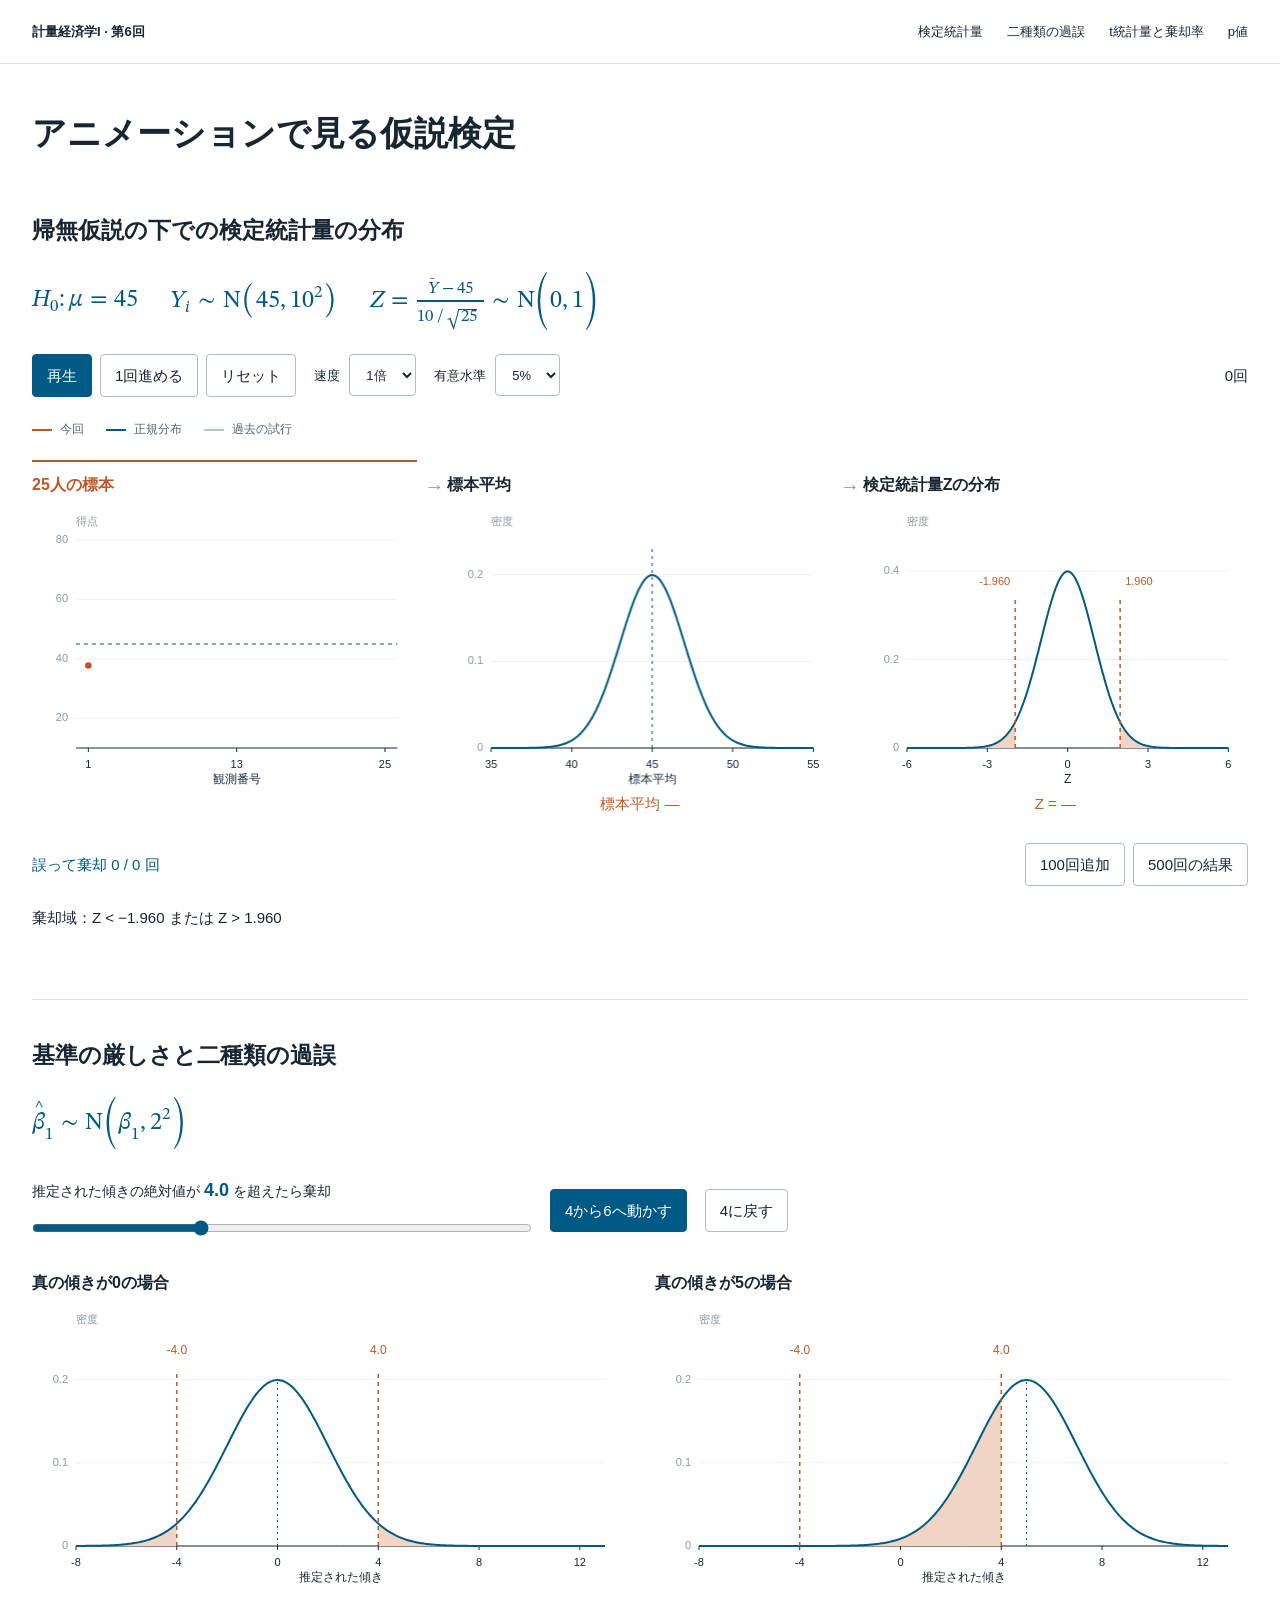
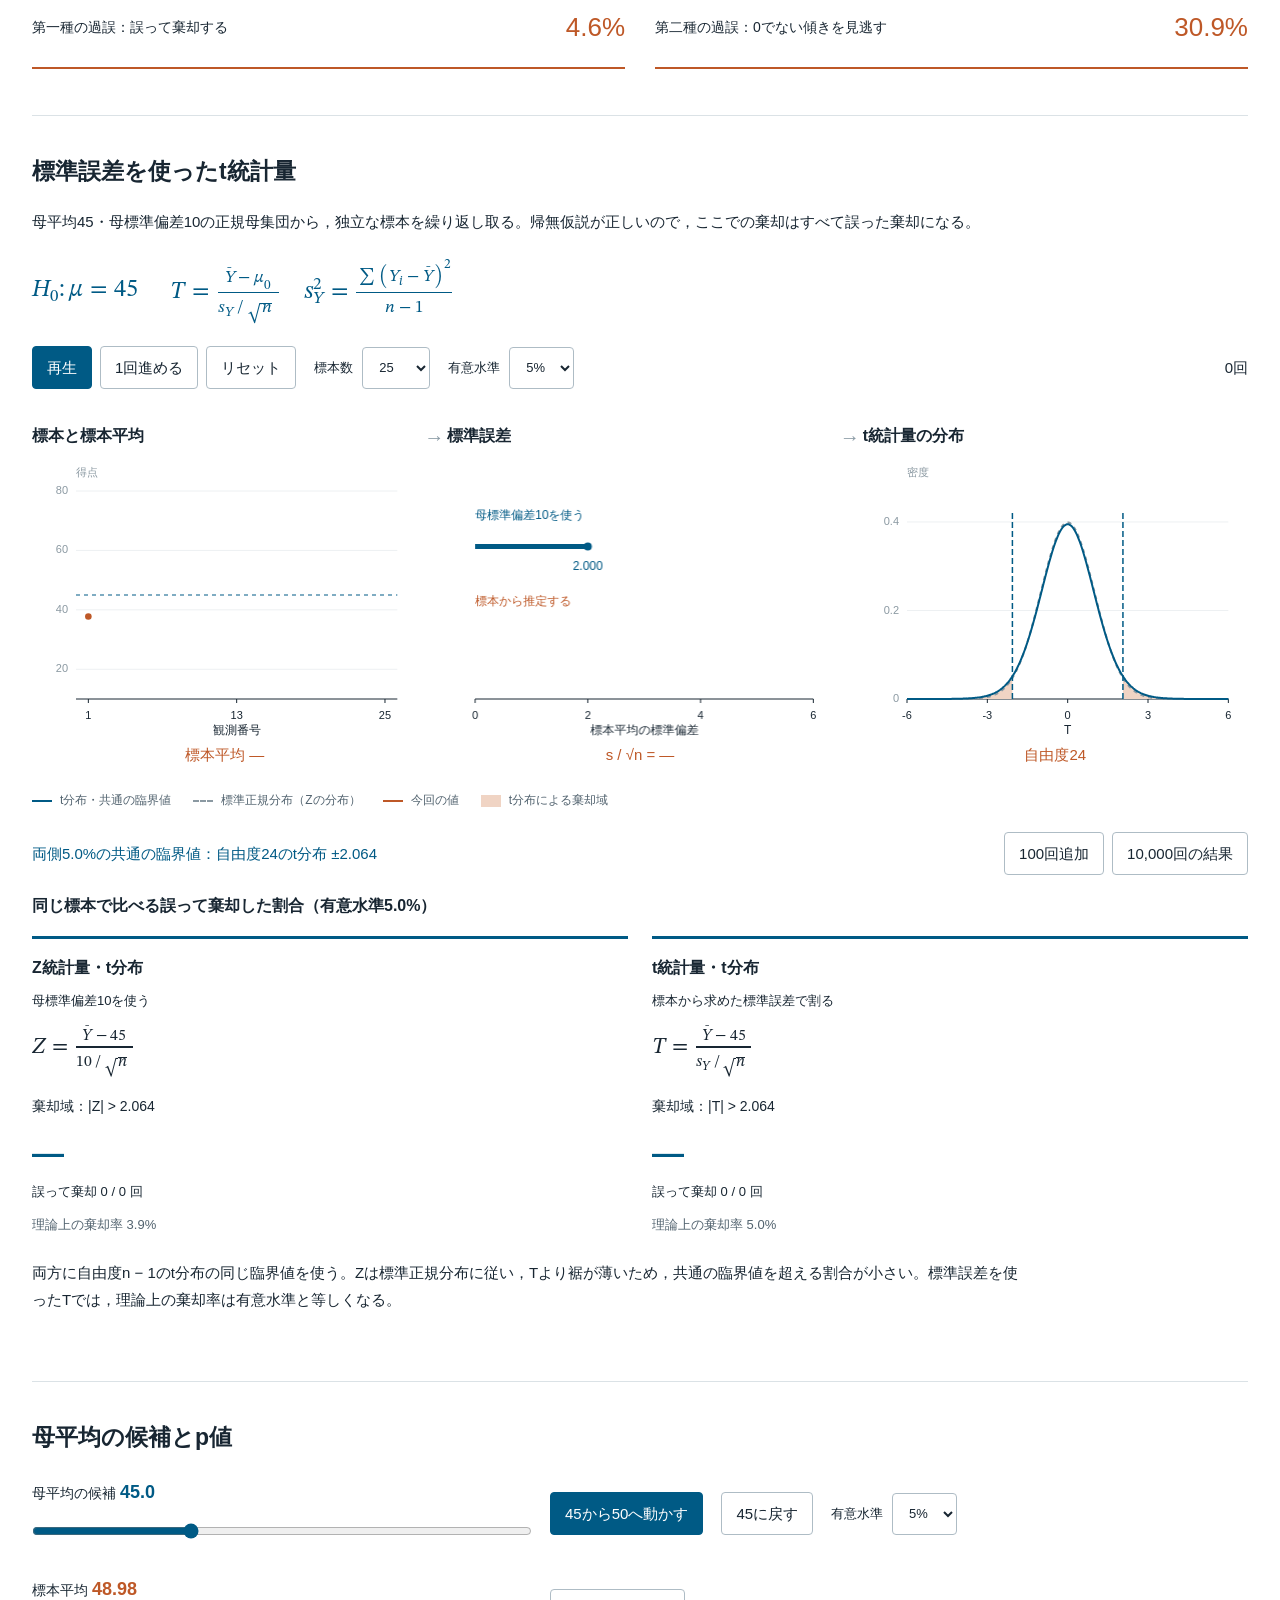
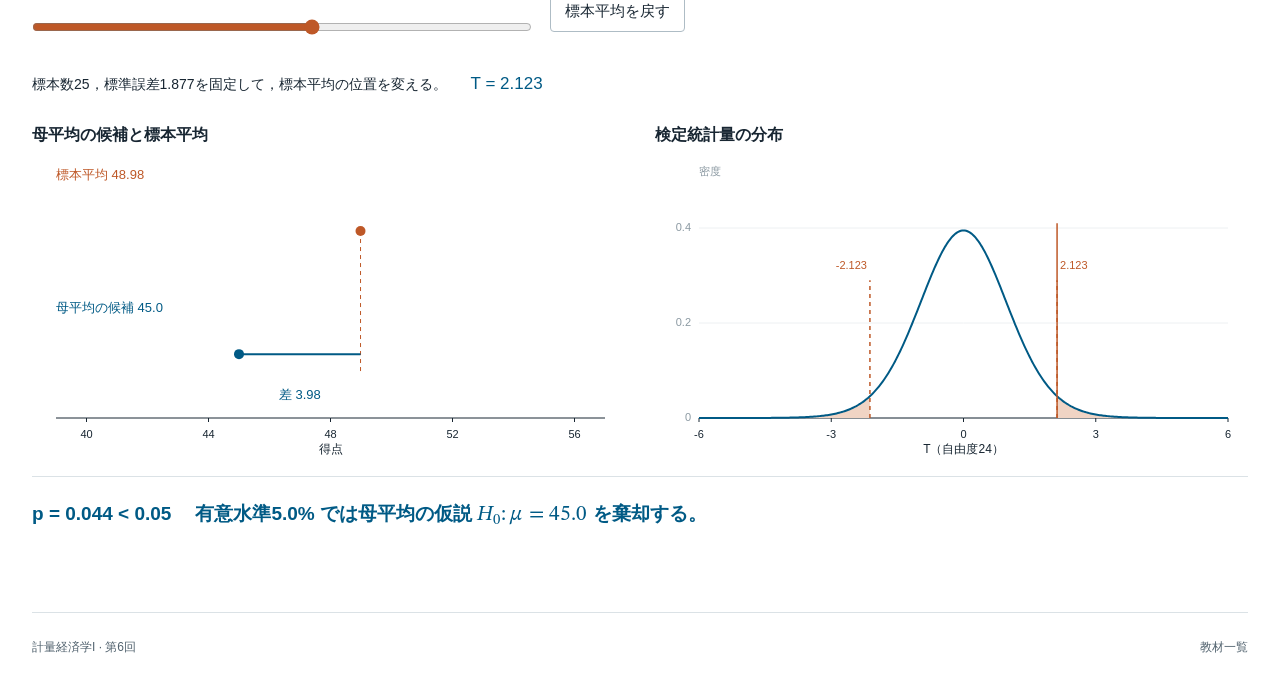
<file: lecture06/index.html>
<!doctype html>
<html lang="ja">
<head>
  <meta charset="utf-8"><meta name="viewport" content="width=device-width,initial-scale=1">
  <meta name="description" content="標本変動，二種類の過誤，有意水準，t分布，p値をアニメーションで確かめる，計量経済学I・第6回のWeb教材。">
  <meta name="theme-color" content="#005a85">
  <link rel="icon" href="assets/favicon.svg" type="image/svg+xml">
  <title>アニメーションで見る仮説検定｜計量経済学I 第6回</title>
  <link rel="stylesheet" href="assets/css/testing.css">
  <script defer src="assets/js/testing-data.js"></script>
  <script defer src="assets/js/testing-core.js"></script>
  <script defer src="assets/js/testing-plots.js"></script>
  <script defer src="assets/js/testing-app.js"></script>
</head>
<body>
<a class="skip-link" href="#main">本文へ移動</a>
<nav><a class="course" href="../">計量経済学I · 第6回</a><div>
  <a href="#sampling">検定統計量</a><a href="#errors">二種類の過誤</a><a href="#student">t統計量と棄却率</a><a href="#pvalue">p値</a>
</div></nav>
<main id="main">
<header><h1>アニメーションで見る仮説検定</h1></header>

<section id="sampling" aria-labelledby="sampling-heading">
  <h2 id="sampling-heading">帰無仮説の下での検定統計量の分布</h2>
  <div class="model-line">
    <math xmlns="http://www.w3.org/1998/Math/MathML"><msub><mi>H</mi><mn>0</mn></msub><mo>:</mo><mi>μ</mi><mo>=</mo><mn>45</mn></math>
    <math xmlns="http://www.w3.org/1998/Math/MathML"><msub><mi>Y</mi><mi>i</mi></msub><mo>∼</mo><mi mathvariant="normal">N</mi><mo>(</mo><mn>45</mn><mo>,</mo><msup><mn>10</mn><mn>2</mn></msup><mo>)</mo></math>
    <math xmlns="http://www.w3.org/1998/Math/MathML"><mi>Z</mi><mo>=</mo><mfrac><mrow><mover><mi>Y</mi><mo>¯</mo></mover><mo>−</mo><mn>45</mn></mrow><mrow><mn>10</mn><mo>/</mo><msqrt><mn>25</mn></msqrt></mrow></mfrac><mo>∼</mo><mi mathvariant="normal">N</mi><mo>(</mo><mn>0</mn><mo>,</mo><mn>1</mn><mo>)</mo></math>
  </div>
  <div class="controls"><div class="playback">
    <button id="sample-play" class="primary" type="button">再生</button>
    <button id="sample-step" type="button">1回進める</button>
    <button id="sample-reset" type="button">リセット</button>
  </div>
    <label class="field-inline" for="sample-speed">速度<select id="sample-speed"><option value="1">1倍</option><option value="2">2倍</option><option value="4">4倍</option></select></label>
    <label class="field-inline" for="sample-alpha">有意水準<select id="sample-alpha"><option value="0.05">5%</option><option value="0.01">1%</option></select></label>
    <output class="counter" id="sample-count" aria-live="polite">0回</output>
  </div>
  <div class="legend"><span class="key orange">今回</span><span class="key blue">正規分布</span><span class="key pale">過去の試行</span></div>
  <div class="three-plots sequence">
    <article id="sample-panel"><h3>25人の標本</h3><canvas id="sample-points" role="img" aria-label="正規母集団から得られた25人の模擬標本"></canvas></article>
    <article id="average-panel"><h3>標本平均</h3><canvas id="sample-average" role="img" aria-label="標本平均の正規分布と今回の標本平均"></canvas><output class="plot-value" id="sample-mean">標本平均 —</output></article>
    <article id="statistic-panel"><h3>検定統計量Zの分布</h3><canvas id="sample-statistic" role="img" aria-label="各試行のZ統計量を集めたヒストグラム，標準正規分布，両側の棄却域"></canvas><output class="plot-value" id="sample-z">Z = —</output></article>
  </div>
  <div class="result-row"><output id="sample-result">誤って棄却 0 / 0 回</output><div class="playback"><button id="sample-batch" type="button">100回追加</button><button id="sample-restore" type="button">500回の結果</button></div></div>
  <p id="sample-rule">棄却域：Z &lt; −1.960 または Z &gt; 1.960</p>
</section>

<section id="errors" aria-labelledby="errors-heading">
  <h2 id="errors-heading">基準の厳しさと二種類の過誤</h2>
  <div class="model-line"><math xmlns="http://www.w3.org/1998/Math/MathML"><msub><mover><mi>β</mi><mo>^</mo></mover><mn>1</mn></msub><mo>∼</mo><mi mathvariant="normal">N</mi><mo>(</mo><msub><mi>β</mi><mn>1</mn></msub><mo>,</mo><msup><mn>2</mn><mn>2</mn></msup><mo>)</mo></math></div>
  <div class="controls error-controls">
    <label class="range-field" for="error-boundary">推定された傾きの絶対値が <output id="boundary-value">4.0</output> を超えたら棄却<input id="error-boundary" type="range" min="2" max="8" step="0.05" value="4"></label>
    <button id="error-play" class="primary" type="button">4から6へ動かす</button><button id="error-reset" type="button">4に戻す</button>
  </div>
  <div class="two-plots">
    <article><h3>真の傾きが0の場合</h3><canvas id="error-one" role="img" aria-label="第一種の過誤となる左右の裾"></canvas><div class="error-result"><span>第一種の過誤：誤って棄却する</span><output id="error-one-value">4.6%</output></div></article>
    <article><h3>真の傾きが5の場合</h3><canvas id="error-two" role="img" aria-label="第二種の過誤となる棄却しない範囲"></canvas><div class="error-result"><span>第二種の過誤：0でない傾きを見逃す</span><output id="error-two-value">30.9%</output></div></article>
  </div>
</section>

<section id="student" aria-labelledby="student-heading">
  <h2 id="student-heading">標準誤差を使ったt統計量</h2>
  <p>母平均45・母標準偏差10の正規母集団から，独立な標本を繰り返し取る。帰無仮説が正しいので，ここでの棄却はすべて誤った棄却になる。</p>
  <div class="model-line">
    <math xmlns="http://www.w3.org/1998/Math/MathML"><msub><mi>H</mi><mn>0</mn></msub><mo>:</mo><mi>μ</mi><mo>=</mo><mn>45</mn></math>
    <math xmlns="http://www.w3.org/1998/Math/MathML"><mi>T</mi><mo>=</mo><mfrac><mrow><mover><mi>Y</mi><mo>¯</mo></mover><mo>−</mo><msub><mi>μ</mi><mn>0</mn></msub></mrow><mrow><msub><mi>s</mi><mi>Y</mi></msub><mo>/</mo><msqrt><mi>n</mi></msqrt></mrow></mfrac><mspace width="1em"/><msubsup><mi>s</mi><mi>Y</mi><mn>2</mn></msubsup><mo>=</mo><mfrac><mrow><mo>∑</mo><msup><mrow><mo>(</mo><msub><mi>Y</mi><mi>i</mi></msub><mo>−</mo><mover><mi>Y</mi><mo>¯</mo></mover><mo>)</mo></mrow><mn>2</mn></msup></mrow><mrow><mi>n</mi><mo>−</mo><mn>1</mn></mrow></mfrac></math>
  </div>
  <div class="controls"><div class="playback">
    <button id="student-play" class="primary" type="button">再生</button><button id="student-step" type="button">1回進める</button><button id="student-reset" type="button">リセット</button>
  </div><label class="field-inline" for="student-size">標本数<select id="student-size"><option value="5">5</option><option value="25" selected>25</option><option value="100">100</option></select></label><label class="field-inline" for="student-alpha">有意水準<select id="student-alpha"><option value="0.05">5%</option><option value="0.01">1%</option></select></label><output class="counter" id="student-count" aria-live="polite">0回</output></div>
  <div class="three-plots sequence">
    <article><h3>標本と標本平均</h3><canvas id="student-sample" role="img" aria-label="今回の標本と標本平均"></canvas><output class="plot-value" id="student-mean">標本平均 —</output></article>
    <article><h3>標準誤差</h3><canvas id="student-scale" role="img" aria-label="既知の標準偏差を使った値と標本から推定した標準誤差"></canvas><output class="plot-value" id="student-se">s / √n = —</output></article>
    <article><h3>t統計量の分布</h3><canvas id="student-density" role="img" aria-label="t統計量のヒストグラム，t分布と標準正規分布，両方の判定に使うt分布の臨界値"></canvas><output class="plot-value" id="student-df">自由度24</output></article>
  </div>
  <div class="legend"><span class="key blue">t分布・共通の臨界値</span><span class="key gray">標準正規分布（Zの分布）</span><span class="key orange">今回の値</span><span class="key tail">t分布による棄却域</span></div>
  <div class="result-row"><output id="student-critical">両側5%の共通の臨界値：自由度24のt分布 ±2.064</output><div class="playback"><button id="student-batch" type="button">100回追加</button><button id="student-restore" type="button">10,000回の結果</button></div></div>
  <h3 id="student-comparison-title">同じ標本で比べる誤って棄却した割合（有意水準5.0%）</h3>
  <div class="rejection-comparison" aria-labelledby="student-comparison-title">
    <article class="rejection-method" aria-labelledby="student-z-title">
      <h4 id="student-z-title">Z統計量・t分布</h4>
      <p>母標準偏差10を使う</p>
      <div class="rejection-formula"><math xmlns="http://www.w3.org/1998/Math/MathML"><mi>Z</mi><mo>=</mo><mfrac><mrow><mover><mi>Y</mi><mo>¯</mo></mover><mo>−</mo><mn>45</mn></mrow><mrow><mn>10</mn><mo>/</mo><msqrt><mi>n</mi></msqrt></mrow></mfrac></math></div>
      <p class="rejection-rule" id="student-z-rule">棄却域：|Z| &gt; 2.064</p>
      <output class="rejection-rate" id="student-z-rate" aria-label="Z統計量をt分布で判定した棄却率">—</output>
      <output class="rejection-count" id="student-z-count">誤って棄却 0 / 0 回</output>
      <output class="rejection-theory" id="student-z-theory">理論上の棄却率 —</output>
    </article>
    <article class="rejection-method" aria-labelledby="student-t-title">
      <h4 id="student-t-title">t統計量・t分布</h4>
      <p>標本から求めた標準誤差で割る</p>
      <div class="rejection-formula"><math xmlns="http://www.w3.org/1998/Math/MathML"><mi>T</mi><mo>=</mo><mfrac><mrow><mover><mi>Y</mi><mo>¯</mo></mover><mo>−</mo><mn>45</mn></mrow><mrow><msub><mi>s</mi><mi>Y</mi></msub><mo>/</mo><msqrt><mi>n</mi></msqrt></mrow></mfrac></math></div>
      <p class="rejection-rule" id="student-t-rule">棄却域：|T| &gt; 2.064</p>
      <output class="rejection-rate" id="student-t-rate" aria-label="t統計量をt分布で判定した棄却率">—</output>
      <output class="rejection-count" id="student-t-count">誤って棄却 0 / 0 回</output>
      <output class="rejection-theory" id="student-t-theory">理論上の棄却率 5.0%</output>
    </article>
  </div>
  <p>両方に自由度n − 1のt分布の同じ臨界値を使う。Zは標準正規分布に従い，Tより裾が薄いため，共通の臨界値を超える割合が小さい。標準誤差を使ったTでは，理論上の棄却率は有意水準と等しくなる。</p>
</section>

<section id="pvalue" aria-labelledby="pvalue-heading">
  <h2 id="pvalue-heading">母平均の候補とp値</h2>
  <div class="controls p-controls">
    <label class="range-field" for="candidate">母平均の候補 <output id="candidate-value">45.0</output><input id="candidate" type="range" min="40" max="56" step="0.1" value="45"></label>
    <button id="candidate-play" class="primary" type="button">45から50へ動かす</button><button id="candidate-reset" type="button">45に戻す</button>
    <label class="field-inline" for="p-alpha">有意水準<select id="p-alpha"><option value="0.05">5%</option><option value="0.01">1%</option></select></label>
  </div>
  <div class="controls p-controls">
    <label class="range-field" for="observed-mean">標本平均 <output id="observed-mean-value">48.98</output><input id="observed-mean" type="range" min="40" max="56" step="any" value="48.98438201651619"></label>
    <button id="observed-mean-reset" type="button">標本平均を戻す</button>
  </div>
  <p class="p-sample-info"><span id="p-sample-summary">標本数25，標準誤差1.877を固定して，標本平均の位置を変える。</span><output id="p-statistic">T = —</output></p>
  <div class="two-plots p-plots">
    <article><h3>母平均の候補と標本平均</h3><canvas id="p-distance" role="img" aria-label="動かした標本平均と母平均の候補，両者の差"></canvas></article>
    <article><h3>検定統計量の分布</h3><canvas id="p-tails" role="img" aria-label="自由度24のt分布と，p値に対応する左右の面積"></canvas></article>
  </div>
  <div class="decision-line"><output id="p-decision" aria-live="polite"><span id="p-comparison"></span><span>有意水準<span id="p-level">5.0%</span> では母平均の仮説 <math xmlns="http://www.w3.org/1998/Math/MathML"><msub><mi>H</mi><mn>0</mn></msub><mo>:</mo><mi>μ</mi><mo>=</mo><mn id="p-null">45.0</mn></math> を<span id="p-verdict">棄却する。</span></span></output></div>
</section>
<footer>計量経済学I · 第6回 <a href="../index.html">教材一覧</a></footer>
</main>
<noscript>アニメーションの表示にはJavaScriptが必要です。</noscript>
</body></html>
</file>
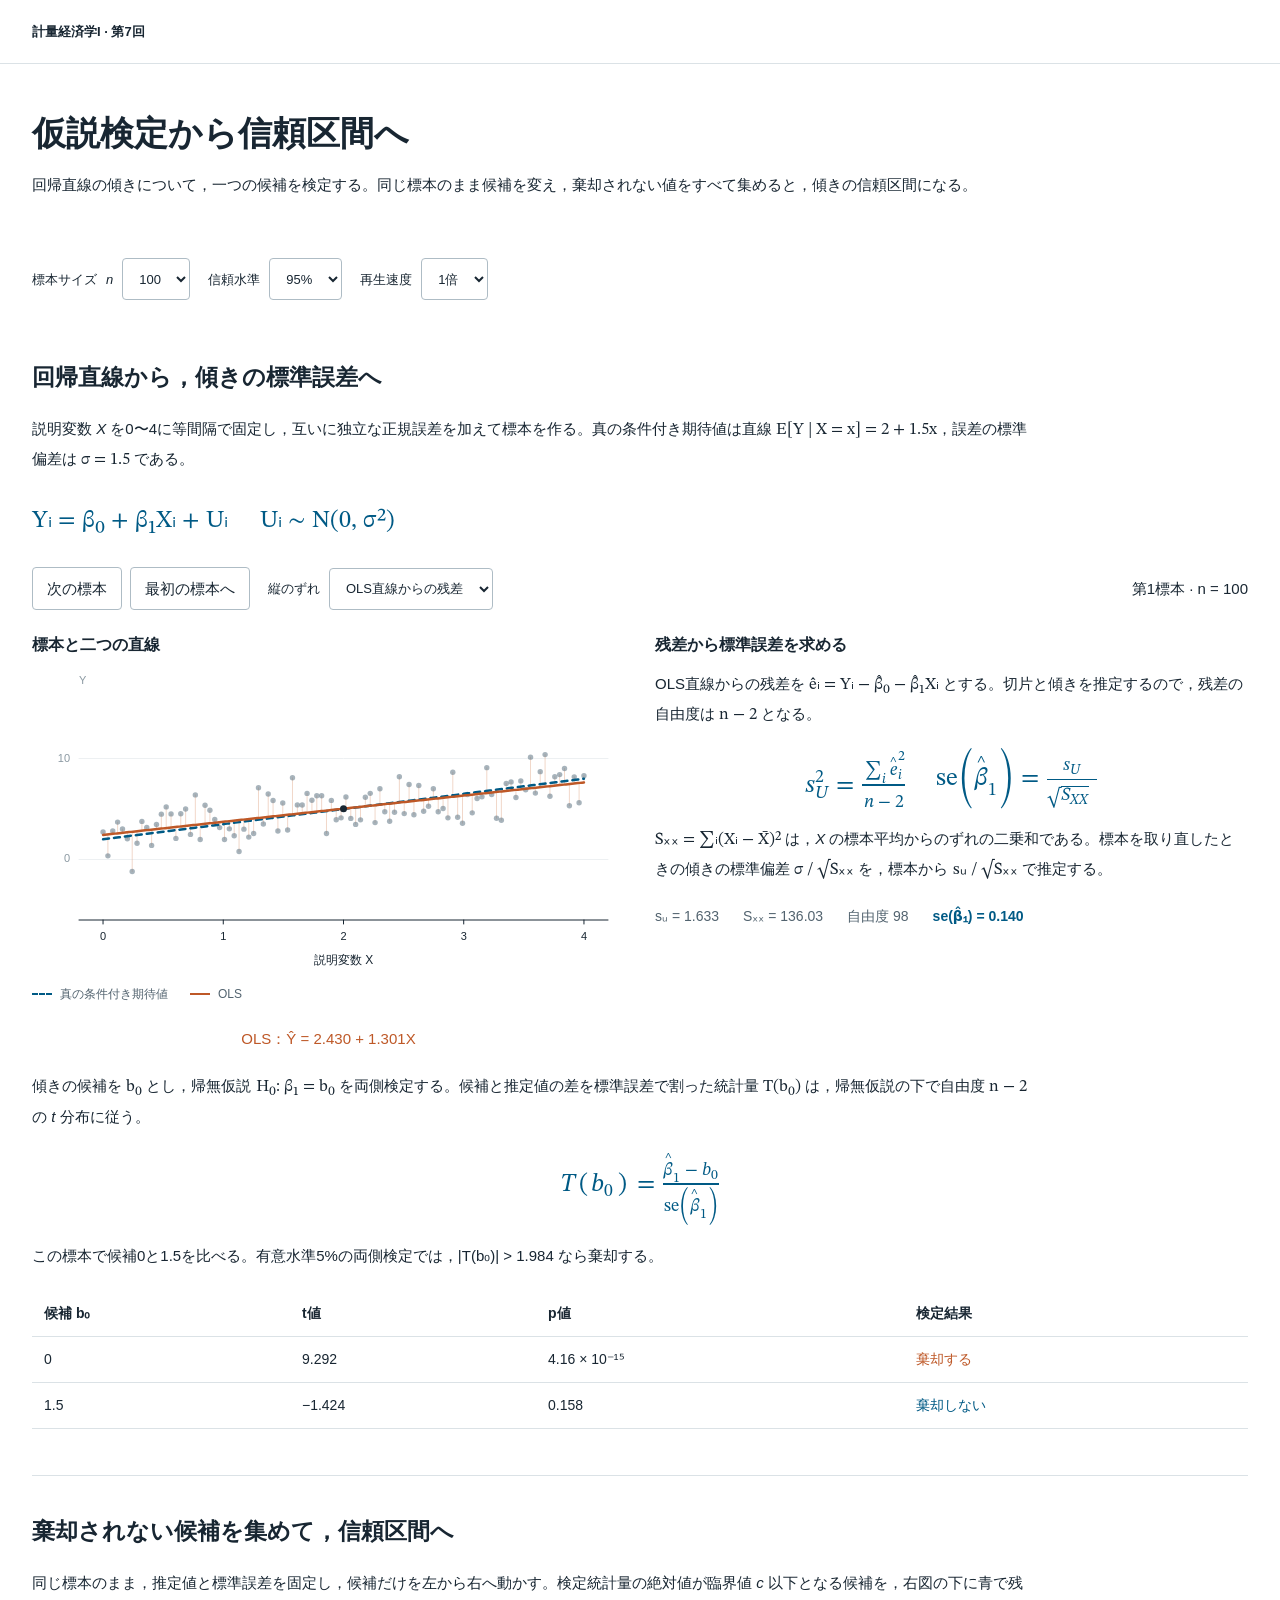
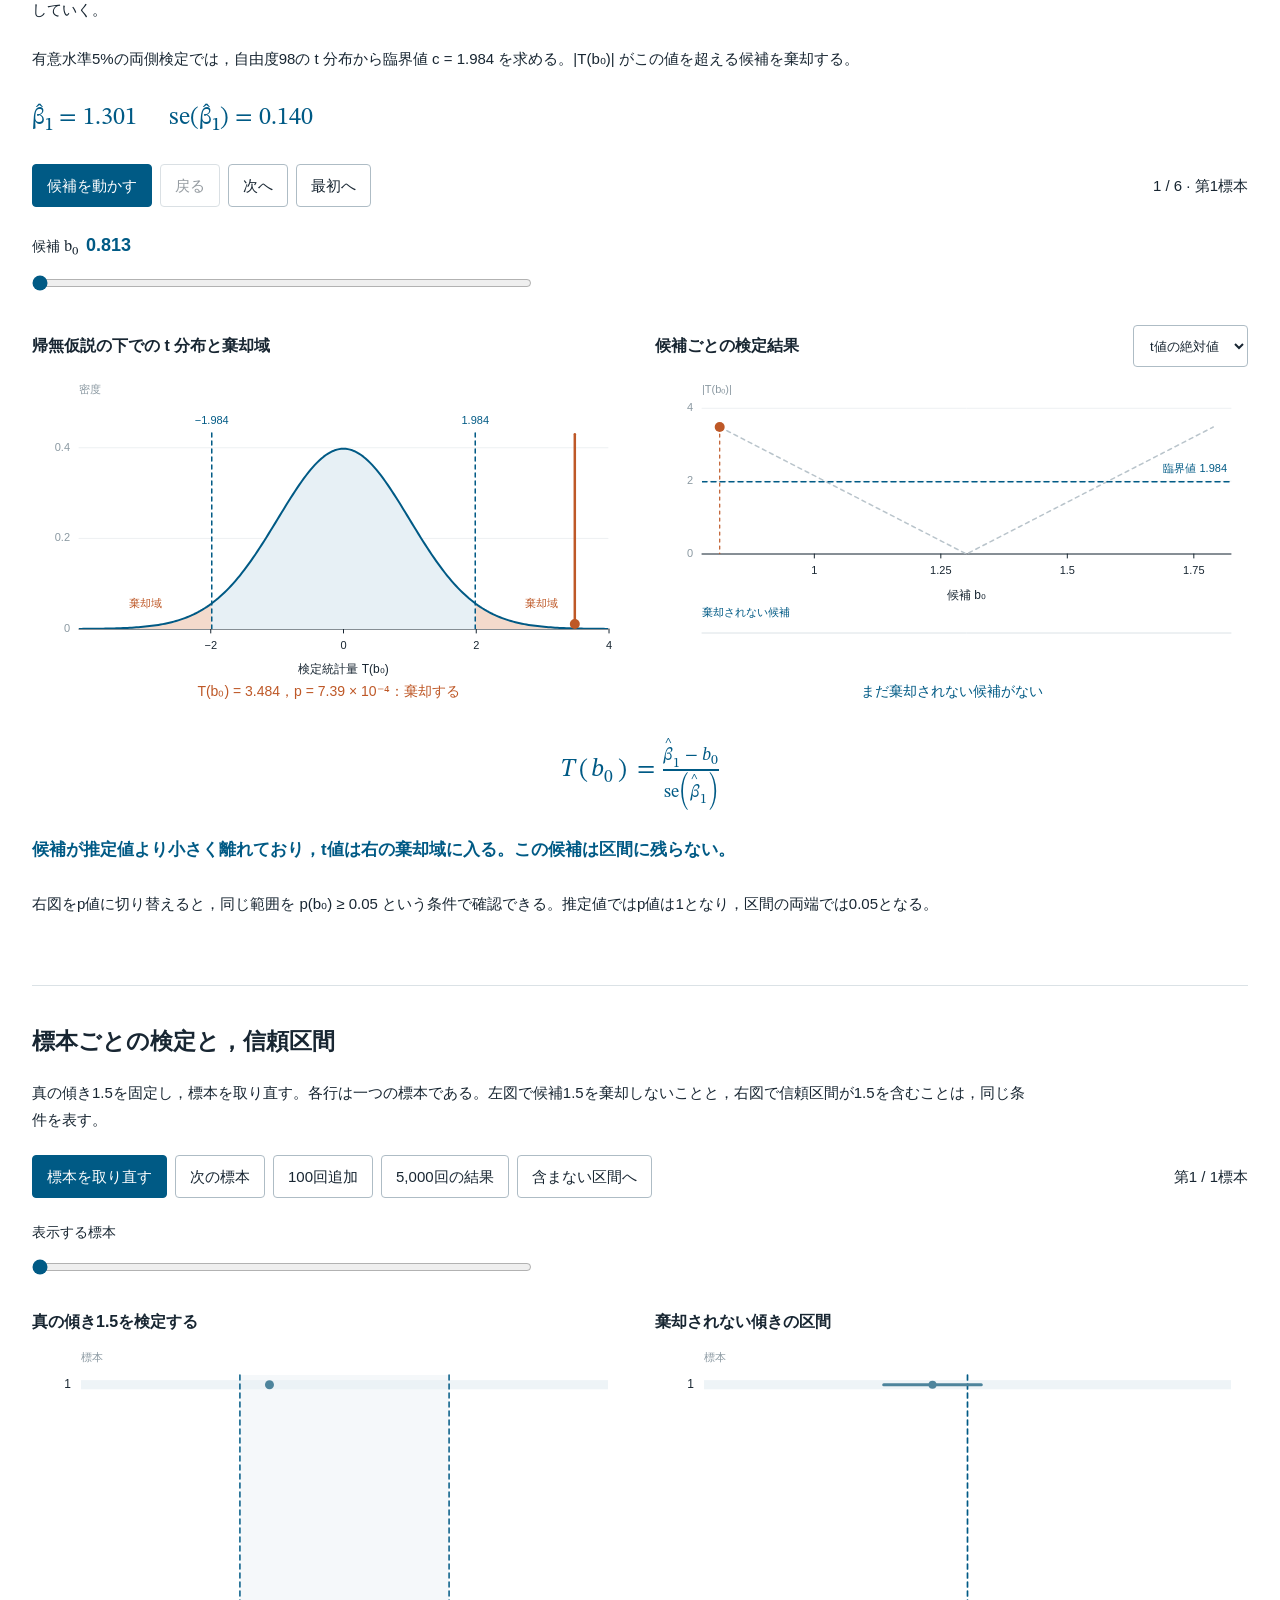
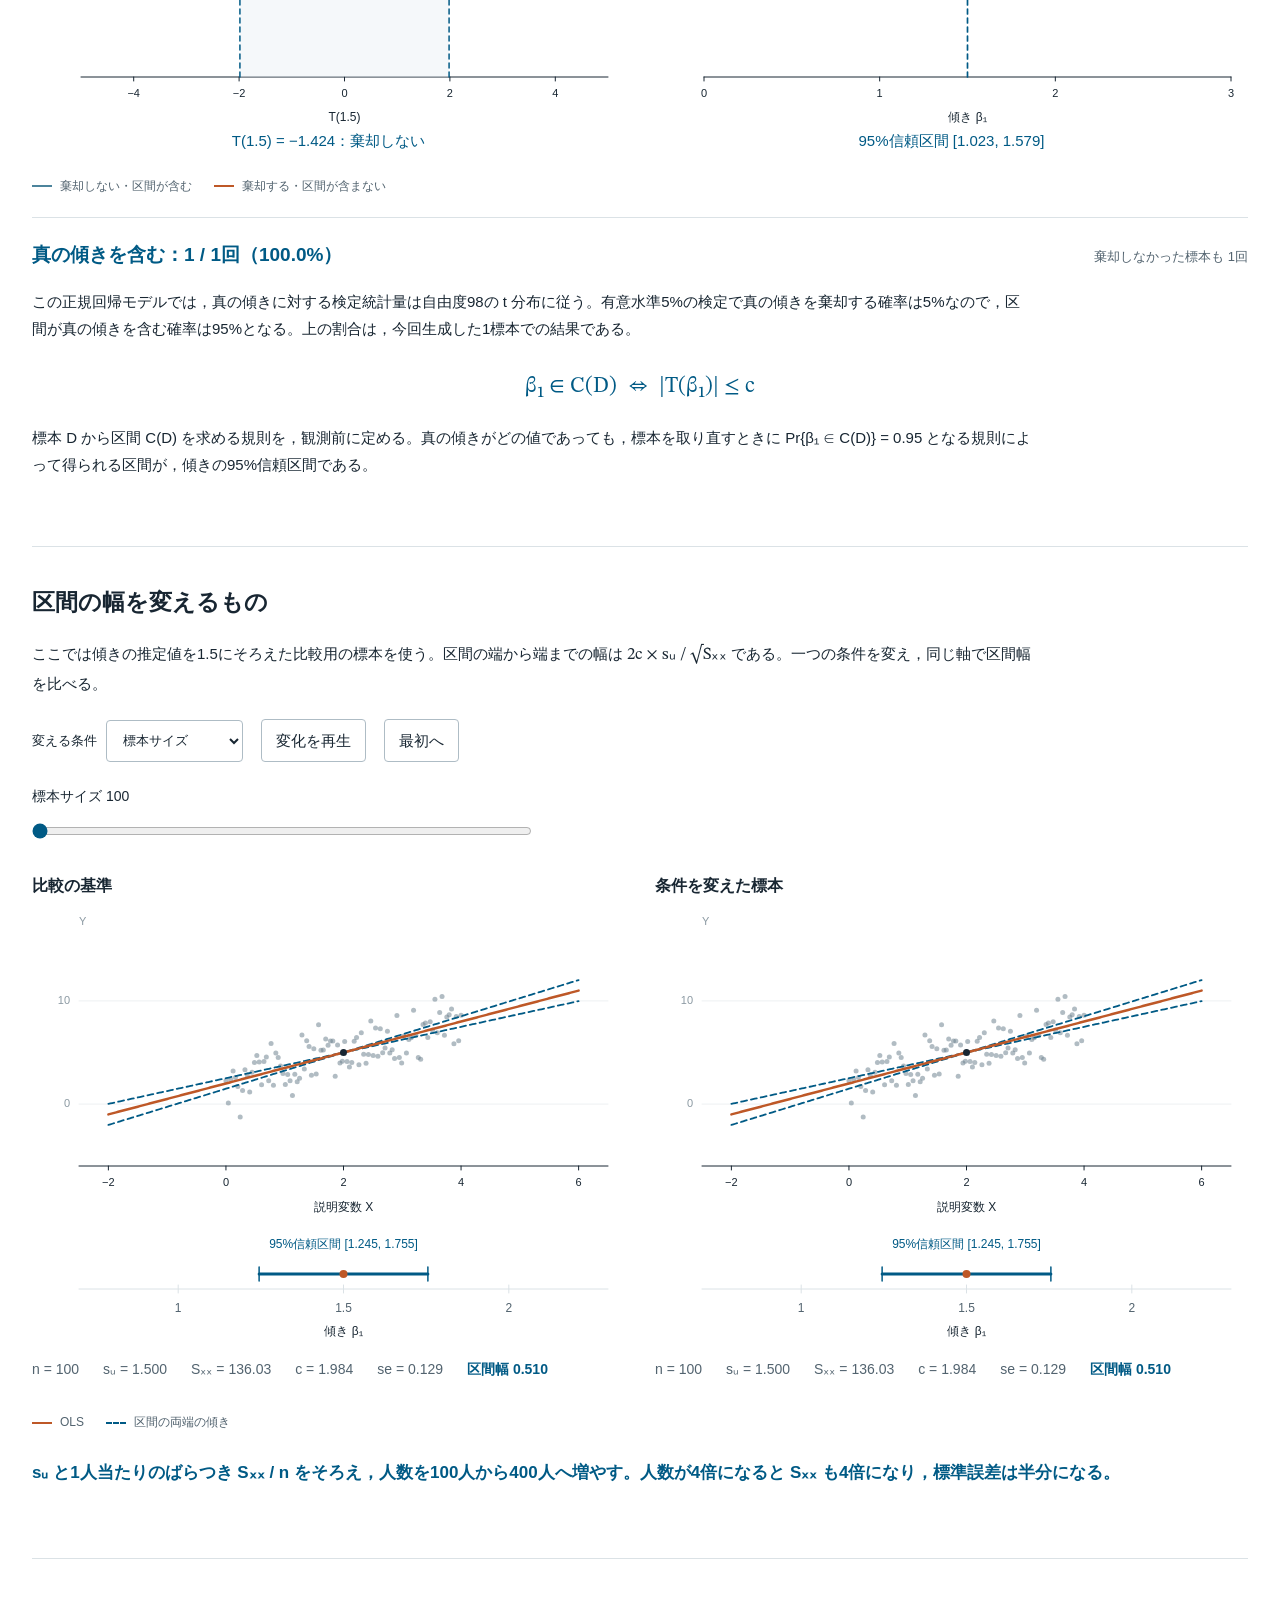
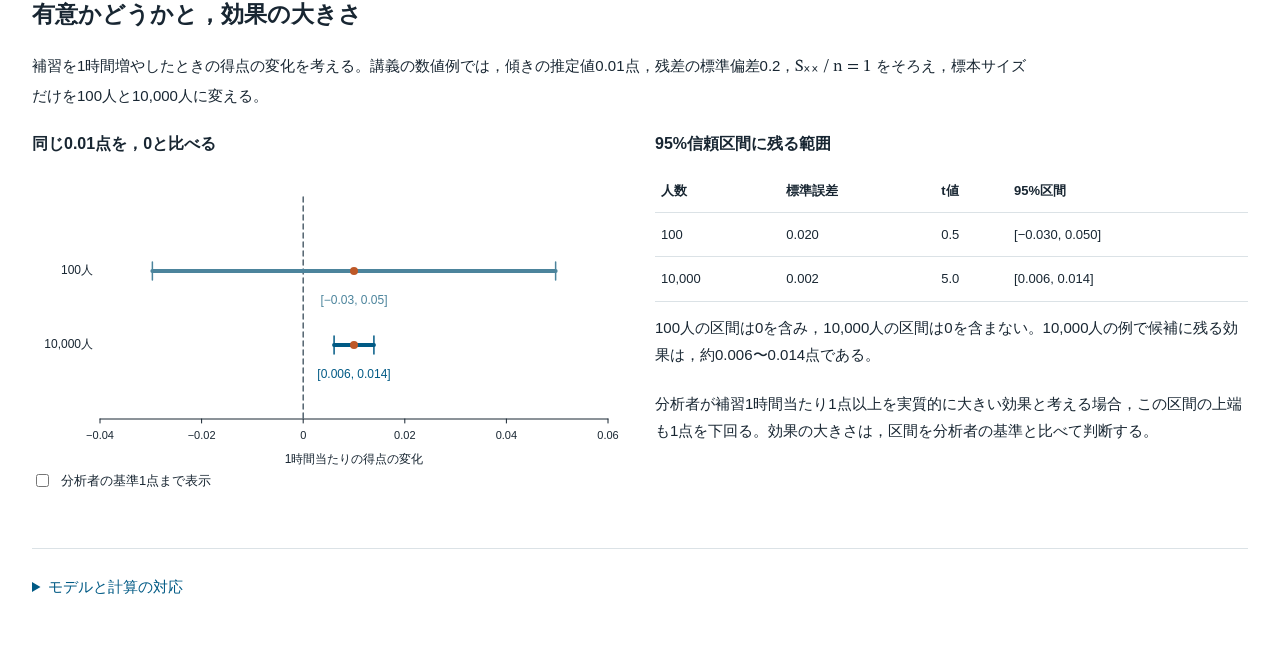
<file: lecture07/index.html>
<!doctype html>
<html lang="ja">
<head>
  <meta charset="utf-8">
  <meta name="viewport" content="width=device-width, initial-scale=1">
  <meta name="description" content="正規回帰モデルのt検定から，棄却されない候補を集めて信頼区間を作る。標本ごとの被覆と区間幅を図で確かめる第7回講義のWeb教材。">
  <meta name="theme-color" content="#005a85">
  <title>仮説検定から信頼区間へ｜計量経済学I 第7回</title>
  <link rel="stylesheet" href="assets/css/intervals.css">
  <script defer src="assets/js/reference-data.js"></script>
  <script defer src="assets/js/ci-core.js"></script>
  <script defer src="assets/js/interval-core.js"></script>
  <script defer src="assets/js/interval-plots.js"></script>
  <script defer src="assets/js/interval-app.js"></script>
</head>
<body>
<div class="course-header"><span class="course">計量経済学I · 第7回</span></div>
<main id="main">
  <header><h1>仮説検定から信頼区間へ</h1>
    <p>回帰直線の傾きについて，一つの候補を検定する。同じ標本のまま候補を変え，棄却されない値をすべて集めると，傾きの信頼区間になる。</p>
  </header>
  <div class="settings">
    <label>標本サイズ <i>n</i><select id="sample-size"><option value="10">10</option><option value="25">25</option><option value="100" selected>100</option><option value="400">400</option></select></label>
    <label>信頼水準<select id="confidence"><option value="90">90%</option><option value="95" selected>95%</option><option value="99">99%</option></select></label>
    <label>再生速度<select id="speed"><option value="1">1倍</option><option value="2">2倍</option><option value="4">4倍</option></select></label>
  </div>
  <section id="regression" aria-labelledby="regression-title">
    <h2 id="regression-title">回帰直線から，傾きの標準誤差へ</h2>
    <p>説明変数 <i>X</i> を0〜4に等間隔で固定し，互いに独立な正規誤差を加えて標本を作る。真の条件付き期待値は直線 <span class="math">E[Y | X = x] = 2 + 1.5x</span>，誤差の標準偏差は <span class="math">σ = 1.5</span> である。</p>
    <div class="model-line"><span class="math">Yᵢ = β₀ + β₁Xᵢ + Uᵢ</span><span class="math">Uᵢ ∼ N(0, σ²)</span></div>
    <div class="controls"><div class="playback"><button id="sample-next" type="button">次の標本</button><button id="sample-reset" type="button">最初の標本へ</button></div><label class="inline-field">縦のずれ<select id="deviation"><option value="residual">OLS直線からの残差</option><option value="error">真の直線からの誤差</option><option value="none">表示しない</option></select></label><output id="sample-label" class="counter"></output></div>
    <div class="two-plots regression-plots">
      <article><h3>標本と二つの直線</h3><canvas id="regression-scatter" role="img" aria-label="固定したXの標本，真の条件付き期待値，OLS直線と縦のずれ"></canvas><div class="legend"><span class="key population">真の条件付き期待値</span><span class="key estimate">OLS</span></div><output id="fit-value" class="plot-value"></output></article>
      <article class="se-explanation"><h3>残差から標準誤差を求める</h3>
        <p>OLS直線からの残差を <span class="math">êᵢ = Yᵢ − β̂₀ − β̂₁Xᵢ</span> とする。切片と傾きを推定するので，残差の自由度は <span class="math">n − 2</span> となる。</p>
        <div class="equation"><math><msubsup><mi>s</mi><mi>U</mi><mn>2</mn></msubsup><mo>=</mo><mfrac><mrow><munder><mo>∑</mo><mi>i</mi></munder><msubsup><mover><mi>e</mi><mo>^</mo></mover><mi>i</mi><mn>2</mn></msubsup></mrow><mrow><mi>n</mi><mo>−</mo><mn>2</mn></mrow></mfrac></math><math><mi mathvariant="normal">se</mi><mo>(</mo><msub><mover><mi>β</mi><mo>^</mo></mover><mn>1</mn></msub><mo>)</mo><mo>=</mo><mfrac><msub><mi>s</mi><mi>U</mi></msub><msqrt><msub><mi>S</mi><mrow><mi>X</mi><mi>X</mi></mrow></msub></msqrt></mfrac></math></div>
        <p><span class="math">Sₓₓ = ∑ᵢ(Xᵢ − X̄)²</span> は，<i>X</i> の標本平均からのずれの二乗和である。標本を取り直したときの傾きの標準偏差 <span class="math">σ / √Sₓₓ</span> を，標本から <span class="math">sᵤ / √Sₓₓ</span> で推定する。</p>
        <output id="se-values" class="numeric-values"></output>
      </article>
    </div>
    <p>傾きの候補を <span class="math">b₀</span> とし，帰無仮説 <span class="math">H₀: β₁ = b₀</span> を両側検定する。候補と推定値の差を標準誤差で割った統計量 <span class="math">T(b₀)</span> は，帰無仮説の下で自由度 <span class="math">n − 2</span> の <i>t</i> 分布に従う。</p>
    <div class="equation"><math><mrow><mi>T</mi><mo>(</mo><msub><mi>b</mi><mn>0</mn></msub><mo>)</mo></mrow><mo>=</mo><mfrac><mrow><msub><mover><mi>β</mi><mo>^</mo></mover><mn>1</mn></msub><mo>−</mo><msub><mi>b</mi><mn>0</mn></msub></mrow><mrow><mi mathvariant="normal">se</mi><mo>(</mo><msub><mover><mi>β</mi><mo>^</mo></mover><mn>1</mn></msub><mo>)</mo></mrow></mfrac></math></div>
    <p id="two-tests-intro"></p>
    <div class="table-scroll"><table><thead><tr><th>候補 b₀</th><th>t値</th><th>p値</th><th>検定結果</th></tr></thead><tbody id="two-tests"></tbody></table></div>
  </section>
  <section id="construction" aria-labelledby="construction-title">
    <h2 id="construction-title">棄却されない候補を集めて，信頼区間へ</h2>
    <p>同じ標本のまま，推定値と標準誤差を固定し，候補だけを左から右へ動かす。検定統計量の絶対値が臨界値 <i>c</i> 以下となる候補を，右図の下に青で残していく。</p>
    <p id="construction-intro"></p><div id="construction-fixed" class="model-line"></div>
    <div class="controls"><div class="playback"><button id="construction-play" type="button" class="primary">候補を動かす</button><button id="construction-prev" type="button">戻る</button><button id="construction-next" type="button">次へ</button><button id="construction-reset" type="button">最初へ</button></div><output id="construction-step" class="counter" aria-live="polite"></output></div>
    <label class="candidate-selector" for="candidate"><span>候補 <span class="math">b₀</span><output id="candidate-value"></output></span><input id="candidate" type="range" min="0" max="4000" step="1" value="0" aria-label="検定する傾きの候補"></label>
    <div class="two-plots candidate-plots">
      <article><h3>帰無仮説の下での t 分布と棄却域</h3><canvas id="null-distribution" role="img" aria-label="自由度n−2のt分布，両側の棄却域と候補に対する検定統計量"></canvas><output id="candidate-test" class="plot-value"></output></article>
      <article><div class="plot-heading"><h3>候補ごとの検定結果</h3><label><select id="candidate-view" aria-label="候補ごとの検定結果の表示"><option value="statistic">t値の絶対値</option><option value="pvalue">p値</option></select></label></div><canvas id="candidate-results" role="img" aria-label="候補ごとの検定結果と，棄却されない候補を集めた区間"></canvas><output id="candidate-set" class="plot-value"></output></article>
    </div>
    <div id="construction-formula" class="equation formula-stage" aria-live="polite"></div>
    <p id="construction-caption" class="construction-caption"></p>
    <p id="pvalue-explanation"></p>
  </section>
  <section id="coverage" aria-labelledby="coverage-title">
    <h2 id="coverage-title">標本ごとの検定と，信頼区間</h2>
    <p>真の傾き1.5を固定し，標本を取り直す。各行は一つの標本である。左図で候補1.5を棄却しないことと，右図で信頼区間が1.5を含むことは，同じ条件を表す。</p>
    <div class="controls"><div class="playback"><button id="coverage-play" type="button" class="primary">標本を取り直す</button><button id="coverage-step" type="button">次の標本</button><button id="coverage-batch" type="button">100回追加</button><button id="coverage-all" type="button">5,000回の結果</button><button id="find-miss" type="button">含まない区間へ</button></div><output id="selected-label" class="counter"></output></div>
    <label class="sample-selector" for="selected-sample">表示する標本<input id="selected-sample" type="range" min="1" max="1" value="1"></label>
    <div class="two-plots coverage-plots">
      <article><h3>真の傾き1.5を検定する</h3><canvas id="test-history" role="img" aria-label="標本ごとのt値と正負の臨界値。棄却した標本を橙で表示"></canvas><output id="selected-test" class="plot-value"></output></article>
      <article><h3>棄却されない傾きの区間</h3><canvas id="interval-history" role="img" aria-label="同じ標本の信頼区間と真の傾き1.5。含まない標本を橙で表示"></canvas><output id="selected-interval" class="plot-value"></output></article>
    </div>
    <div class="legend"><span class="key covered">棄却しない・区間が含む</span><span class="key missed">棄却する・区間が含まない</span></div>
    <div class="coverage-result"><output id="coverage-result" aria-live="polite"></output><span id="coverage-count"></span></div>
    <p id="coverage-message" role="status"></p><p id="coverage-explanation"></p>
    <div class="equation"><span class="math">β₁ ∈ C(D)</span><span>⇔</span><span class="math">|T(β₁)| ≤ c</span></div>
    <p id="coverage-definition"></p>
  </section>
  <section id="width" aria-labelledby="width-title">
    <h2 id="width-title">区間の幅を変えるもの</h2>
    <p>ここでは傾きの推定値を1.5にそろえた比較用の標本を使う。区間の端から端までの幅は <span class="math">2c × sᵤ / √Sₓₓ</span> である。一つの条件を変え，同じ軸で区間幅を比べる。</p>
    <div class="controls"><label class="inline-field">変える条件<select id="width-mode"><option value="n">標本サイズ</option><option value="noise">残差のばらつき</option><option value="spread">Xのばらつき</option><option value="level">信頼水準</option></select></label><button id="width-play" type="button">変化を再生</button><button id="width-reset" type="button">最初へ</button></div>
    <label class="candidate-selector" for="width-value"><span id="width-label"></span><input id="width-value" type="range" min="1" max="4" step="1" value="1"></label>
    <div class="two-plots width-plots"><article><h3 id="width-before-title">比較の基準</h3><canvas id="width-before" role="img" aria-label="比較の基準となる散布図と信頼区間"></canvas><output id="width-before-values" class="numeric-values"></output></article><article><h3 id="width-after-title">条件を変えた標本</h3><canvas id="width-after" role="img" aria-label="条件を変えた散布図と信頼区間。基準と共通の軸"></canvas><output id="width-after-values" class="numeric-values"></output></article></div>
    <div class="legend"><span class="key estimate">OLS</span><span class="key population">区間の両端の傾き</span></div>
    <p id="width-explanation" class="construction-caption"></p>
  </section>
  <section id="effect" aria-labelledby="effect-title">
    <h2 id="effect-title">有意かどうかと，効果の大きさ</h2>
    <p>補習を1時間増やしたときの得点の変化を考える。講義の数値例では，傾きの推定値0.01点，残差の標準偏差0.2，<span class="math">Sₓₓ / n = 1</span> をそろえ，標本サイズだけを100人と10,000人に変える。</p>
    <div class="two-plots effect-plots"><article><h3>同じ0.01点を，0と比べる</h3><canvas id="effect-intervals" role="img" aria-label="100人と10000人の95%信頼区間を共通の尺度で比較"></canvas><label class="inline-field"><input id="effect-full" type="checkbox">分析者の基準1点まで表示</label></article><article><h3>95%信頼区間に残る範囲</h3><div class="table-scroll"><table><thead><tr><th>人数</th><th>標準誤差</th><th>t値</th><th>95%区間</th></tr></thead><tbody id="effect-values"></tbody></table></div><p>100人の区間は0を含み，10,000人の区間は0を含まない。10,000人の例で候補に残る効果は，約0.006〜0.014点である。</p><p>分析者が補習1時間当たり1点以上を実質的に大きい効果と考える場合，この区間の上端も1点を下回る。効果の大きさは，区間を分析者の基準と比べて判断する。</p></article></div>
  </section>
  <details id="calculation"><summary>モデルと計算の対応</summary>
    <p>正規回帰モデルでは，傾きの推定量は <span class="math">N(β₁, σ² / Sₓₓ)</span> に従う。未知の <span class="math">σ</span> を残差から求めた <span class="math">sᵤ</span> に置き換えた統計量は，帰無仮説の下で自由度 <span class="math">n − 2</span> の <i>t</i> 分布に従う。ここではこの分布の分位点を臨界値に使う。</p>
    <p><span class="math">n = 100</span> の最初の標本は講義スライドと共通である。その後は，同じ <i>X</i> を保って誤差を生成する。信頼水準を変えたときは同じ標本を使い，標本サイズを変えたときは最初の標本から始める。</p>
    <p>区間幅の比較では，切片2・傾き1.5の直線に直交する残差を用いる。標本サイズの比較は <span class="math">sᵤ</span> と <span class="math">Sₓₓ / n</span>，残差の比較は <i>X</i>，<i>X</i> の比較は観測数と残差をそろえる。各図の端点の傾きは，標本の中心を通る直線として描く。</p>
  </details>
  <noscript><p>図の描画と操作には，ブラウザーのJavaScriptを有効にする必要がある。</p></noscript>
</main>
</body>
</html>
</file>
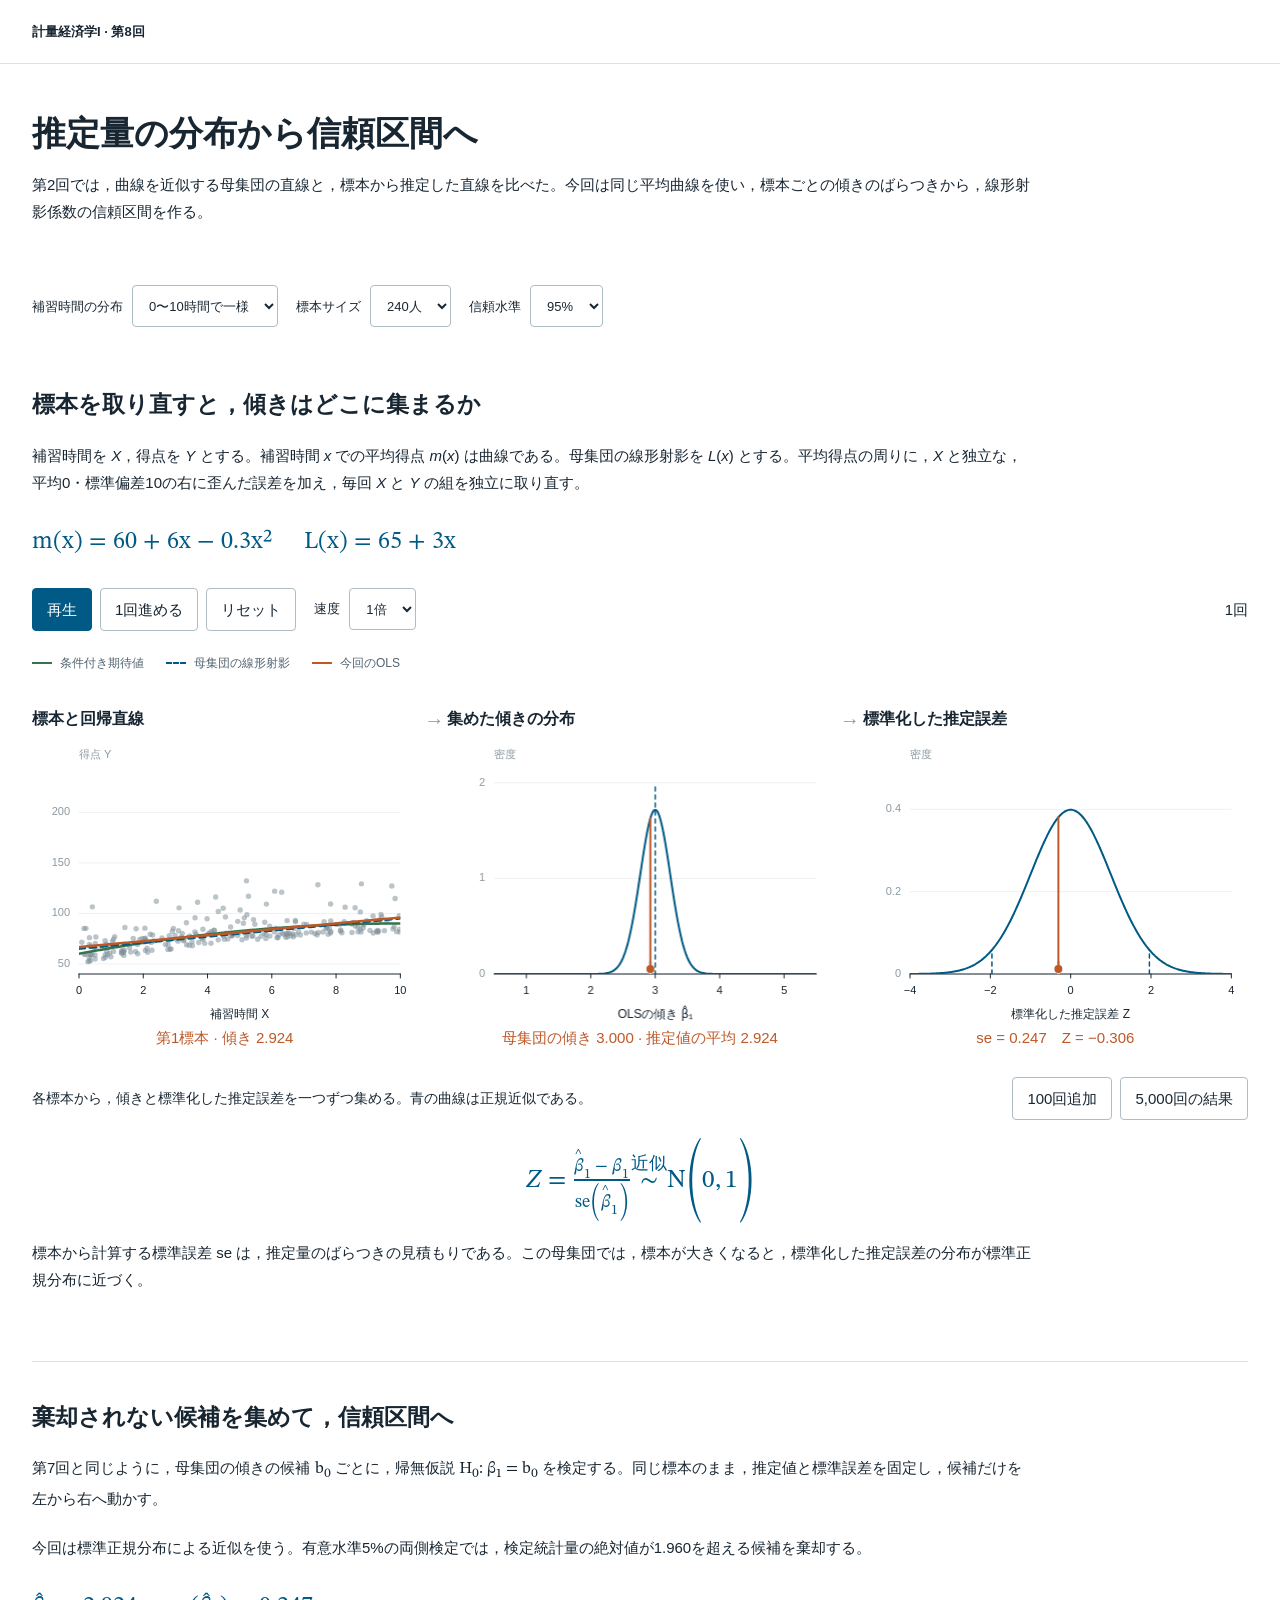
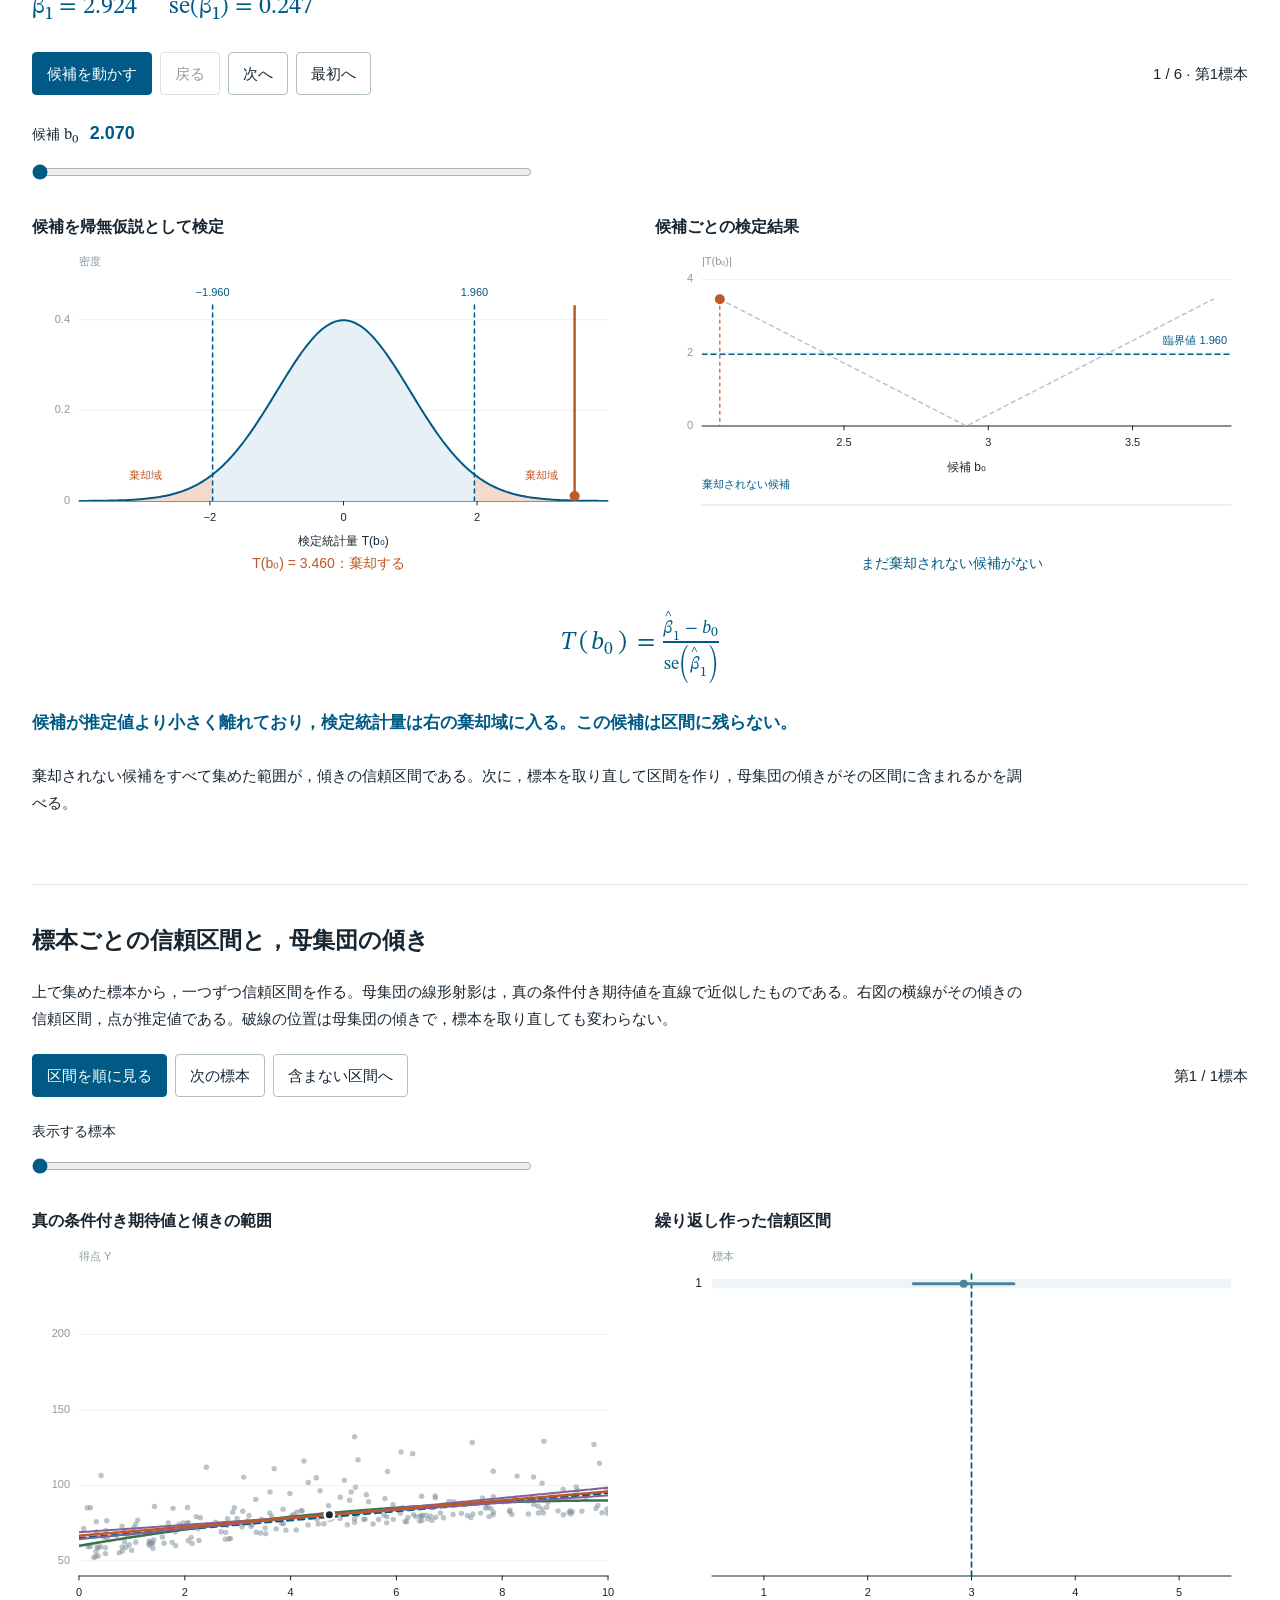
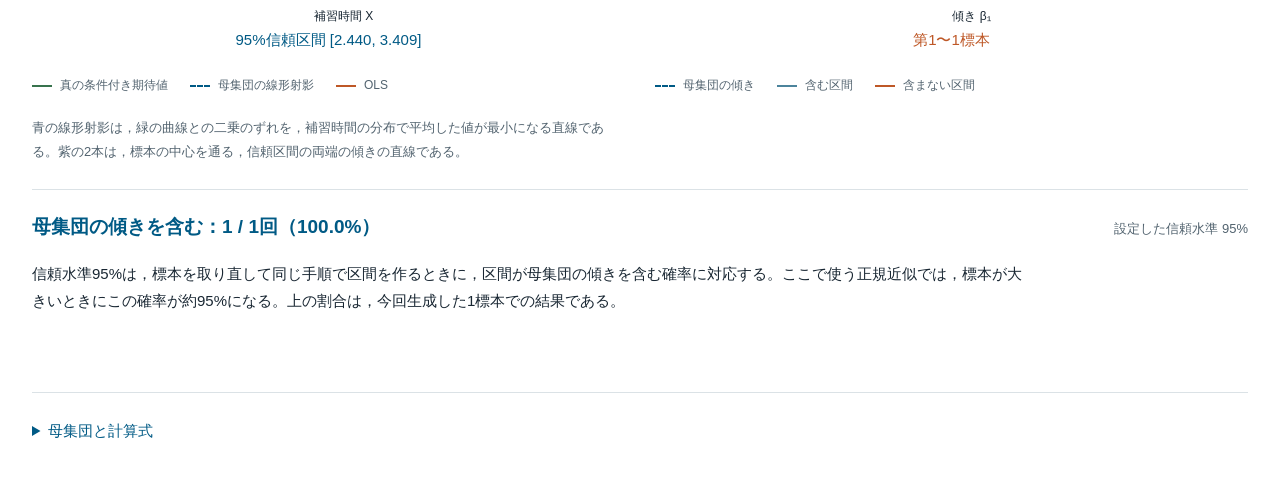
<file: lecture08/index.html>
<!doctype html>
<html lang="ja">
<head>
  <meta charset="utf-8">
  <meta name="viewport" content="width=device-width, initial-scale=1">
  <meta name="description" content="第2回の線形射影から，OLS推定量の分布，正規近似，信頼区間へ。同じ標本を使って図のつながりを確かめる第8回の教材。">
  <meta name="theme-color" content="#005a85">
  <title>推定量の分布から信頼区間へ｜計量経済学I 第8回</title>
  <link rel="stylesheet" href="assets/inference.css">
  <script defer src="assets/inference-core.js"></script>
  <script defer src="assets/inference-plots.js"></script>
  <script defer src="assets/inference-app.js"></script>
</head>
<body>
<div class="course-header"><span class="course">計量経済学I · 第8回</span></div>
<main id="main">
  <header>
    <h1>推定量の分布から信頼区間へ</h1>
    <p>第2回では，曲線を近似する母集団の直線と，標本から推定した直線を比べた。今回は同じ平均曲線を使い，標本ごとの傾きのばらつきから，線形射影係数の信頼区間を作る。</p>
  </header>
  <div class="settings" aria-label="すべての図に共通する設定">
    <label for="population">補習時間の分布<select id="population"><option value="uniform">0〜10時間で一様</option><option value="short">短時間に多い</option><option value="long">長時間に多い</option></select></label>
    <label for="sample-size">標本サイズ<select id="sample-size"><option value="40">40人</option><option value="240" selected>240人</option><option value="960">960人</option></select></label>
    <label for="confidence">信頼水準<select id="confidence"><option value="0.9">90%</option><option value="0.95" selected>95%</option><option value="0.99">99%</option></select></label>
  </div>
  <section id="sampling" aria-labelledby="sampling-title">
    <h2 id="sampling-title">標本を取り直すと，傾きはどこに集まるか</h2>
    <p>補習時間を <i>X</i>，得点を <i>Y</i> とする。補習時間 <i>x</i> での平均得点 <i>m</i>(<i>x</i>) は曲線である。母集団の線形射影を <i>L</i>(<i>x</i>) とする。平均得点の周りに，<i>X</i> と独立な，平均0・標準偏差10の右に歪んだ誤差を加え，毎回 <i>X</i> と <i>Y</i> の組を独立に取り直す。</p>
    <div class="model-line"><span class="math">m(x) = 60 + 6x − 0.3x²</span><span class="math" id="projection-equation">L(x) = 65 + 3x</span></div>
    <div class="controls">
      <div class="playback"><button id="sampling-play" class="primary" type="button">再生</button><button id="sampling-step" type="button">1回進める</button><button id="sampling-reset" type="button">リセット</button></div>
      <label class="inline-field" for="speed">速度<select id="speed"><option value="1">1倍</option><option value="2">2倍</option><option value="4">4倍</option></select></label>
      <output id="sample-count" class="counter" aria-live="polite">1回</output>
    </div>
    <div class="legend"><span class="key curve">条件付き期待値</span><span class="key population">母集団の線形射影</span><span class="key estimate">今回のOLS</span></div>
    <div class="three-plots sequence">
      <article id="scatter-panel"><h3>標本と回帰直線</h3><canvas id="sample-scatter" role="img" aria-label="今回の標本の散布図，条件付き期待値，線形射影，OLSの回帰直線"></canvas><output id="sample-estimate" class="plot-value"></output></article>
      <article id="slope-panel"><h3>集めた傾きの分布</h3><canvas id="slope-distribution" role="img" aria-label="OLSの傾きのヒストグラムと，線形射影係数を中心とする正規近似"></canvas><output id="slope-summary" class="plot-value"></output></article>
      <article id="z-panel"><h3>標準化した推定誤差</h3><canvas id="z-distribution" role="img" aria-label="標準化した推定誤差のヒストグラムと標準正規分布"></canvas><output id="z-value" class="plot-value"></output></article>
    </div>
    <div class="result-row"><p>各標本から，傾きと標準化した推定誤差を一つずつ集める。青の曲線は正規近似である。</p><div class="playback"><button id="sampling-batch" type="button">100回追加</button><button id="sampling-all" type="button">5,000回の結果</button></div></div>
    <div class="equation"><math xmlns="http://www.w3.org/1998/Math/MathML"><mi>Z</mi><mo>=</mo><mfrac><mrow><msub><mover><mi>β</mi><mo>^</mo></mover><mn>1</mn></msub><mo>−</mo><msub><mi>β</mi><mn>1</mn></msub></mrow><mrow><mi mathvariant="normal">se</mi><mo>(</mo><msub><mover><mi>β</mi><mo>^</mo></mover><mn>1</mn></msub><mo>)</mo></mrow></mfrac><mover><mo>∼</mo><mtext>近似</mtext></mover><mi mathvariant="normal">N</mi><mo>(</mo><mn>0</mn><mo>,</mo><mn>1</mn><mo>)</mo></math></div>
    <p>標本から計算する標準誤差 se は，推定量のばらつきの見積もりである。この母集団では，標本が大きくなると，標準化した推定誤差の分布が標準正規分布に近づく。</p>
  </section>
  <section id="construction" aria-labelledby="construction-title">
    <h2 id="construction-title">棄却されない候補を集めて，信頼区間へ</h2>
    <p>第7回と同じように，母集団の傾きの候補 <span class="math">b₀</span> ごとに，帰無仮説 <span class="math">H₀: β₁ = b₀</span> を検定する。同じ標本のまま，推定値と標準誤差を固定し，候補だけを左から右へ動かす。</p>
    <p id="construction-intro">今回は標準正規分布による近似を使う。有意水準5%の両側検定では，検定統計量の絶対値が1.960を超える候補を棄却する。</p>
    <div class="model-line" id="construction-fixed"></div>
    <div class="controls"><div class="playback"><button id="construction-play" type="button" class="primary">候補を動かす</button><button id="construction-prev" type="button">戻る</button><button id="construction-next" type="button">次へ</button><button id="construction-reset" type="button">最初へ</button></div><output id="construction-step" class="counter" aria-live="polite">1 / 6</output></div>
    <label class="candidate-selector" for="candidate"><span>候補 <span class="math">b₀</span> <output id="candidate-value"></output></span><input id="candidate" type="range" min="0" max="4000" step="1" value="0" aria-label="検定する傾きの候補"></label>
    <div class="two-plots candidate-plots">
      <article><h3>候補を帰無仮説として検定</h3><canvas id="normal-range" role="img" aria-label="帰無仮説の下での標準正規近似，両側の棄却域，候補に対する検定統計量"></canvas><output id="candidate-test" class="plot-value"></output></article>
      <article><h3>候補ごとの検定結果</h3><canvas id="constructed-interval" role="img" aria-label="候補ごとの検定統計量の絶対値と臨界値，棄却されない候補を集めた区間"></canvas><output id="candidate-set" class="plot-value"></output></article>
    </div>
    <div id="construction-formula" class="equation formula-stage" aria-live="polite"></div>
    <p id="construction-caption" class="construction-caption"></p>
    <p>棄却されない候補をすべて集めた範囲が，傾きの信頼区間である。次に，標本を取り直して区間を作り，母集団の傾きがその区間に含まれるかを調べる。</p>
  </section>
  <section id="coverage" aria-labelledby="coverage-title">
    <h2 id="coverage-title">標本ごとの信頼区間と，母集団の傾き</h2>
    <p>上で集めた標本から，一つずつ信頼区間を作る。母集団の線形射影は，真の条件付き期待値を直線で近似したものである。右図の横線がその傾きの信頼区間，点が推定値である。破線の位置は母集団の傾きで，標本を取り直しても変わらない。</p>
    <div class="controls"><div class="playback"><button id="coverage-play" type="button" class="primary">区間を順に見る</button><button id="coverage-step" type="button">次の標本</button><button id="find-miss" type="button">含まない区間へ</button></div><output id="selected-label" class="counter" aria-live="polite"></output></div>
    <label class="sample-selector" for="selected-sample">表示する標本<input id="selected-sample" type="range" min="1" max="1" value="1"></label>
    <div class="two-plots coverage-plots">
      <article><h3>真の条件付き期待値と傾きの範囲</h3><canvas id="interval-scatter" role="img" aria-label="緑の真の条件付き期待値と，青の母集団の線形射影，橙のOLS，標本の中心を通る紫の区間端点の傾き"></canvas><output id="selected-interval" class="plot-value"></output><div class="legend"><span class="key curve">真の条件付き期待値</span><span class="key population">母集団の線形射影</span><span class="key estimate">OLS</span></div><p class="plot-description">青の線形射影は，緑の曲線との二乗のずれを，補習時間の分布で平均した値が最小になる直線である。紫の2本は，標本の中心を通る，信頼区間の両端の傾きの直線である。</p></article>
      <article><h3>繰り返し作った信頼区間</h3><canvas id="interval-history" role="img" aria-label="標本ごとの信頼区間と母集団の傾き。含まない区間は橙色で表示"></canvas><output id="history-window" class="plot-value"></output><div class="legend"><span class="key population">母集団の傾き</span><span class="key covered">含む区間</span><span class="key missed">含まない区間</span></div></article>
    </div>
    <div class="coverage-result"><output id="coverage-result" aria-live="polite"></output><span id="nominal-coverage"></span></div>
    <p id="coverage-message" role="status"></p><p id="coverage-explanation"></p>
  </section>
  <details id="calculation"><summary>母集団と計算式</summary>
    <p>平均曲線は第2回と共通である。第8回の設定に合わせ，誤差を <span class="math">U = 10(E − 1)</span>，<span class="math">E ∼ Exp(1)</span> とし，<i>X</i> と独立に生成する。<span class="math">Exp(1)</span> は平均1の指数分布である。得点は <span class="math">Y = m(X) + U</span> で生成する。</p>
    <p>短時間・長時間に多い設定では，第2回と同じく，平均2・8，標準偏差3の正規分布を0〜10で切断する。母集団の線形射影係数は，選択した <i>X</i> の分布で期待値を計算して求める。</p>
    <div class="equation"><span class="math">β₁ = Cov(X, m(X)) / Var(X)，　β₀ = E[m(X)] − β₁ E[X]</span></div>
    <p>標準誤差は，第8回スライドと同じHC0を使う。各観測の回帰残差を ûᵢ = Yᵢ − β̂₀ − β̂₁Xᵢ，Sₓₓ = ∑ᵢ(Xᵢ − X̄)² とすると，次の式になる。</p>
    <div class="equation"><math xmlns="http://www.w3.org/1998/Math/MathML"><mi mathvariant="normal">se</mi><mo>(</mo><msub><mover><mi>β</mi><mo>^</mo></mover><mn>1</mn></msub><mo>)</mo><mo>=</mo><mfrac><msqrt><mrow><munder><mo>∑</mo><mi>i</mi></munder><msup><mrow><mo>(</mo><msub><mi>X</mi><mi>i</mi></msub><mo>−</mo><mover><mi>X</mi><mo>¯</mo></mover><mo>)</mo></mrow><mn>2</mn></msup><msubsup><mover><mi>u</mi><mo>^</mo></mover><mi>i</mi><mn>2</mn></msubsup></mrow></msqrt><msub><mi>S</mi><mrow><mi>X</mi><mi>X</mi></mrow></msub></mfrac></math></div>
    <p>傾きの分布に重ねる青の正規曲線は，線形射影係数を中心とし，母集団のモーメントから求めた漸近分散を標本サイズで割った分散を使う。区間の幅には，各標本のHC0標準誤差を使う。</p>
    <p>標本はブラウザー内で生成する。同じ設定では同じ標本列を再現し，信頼水準を変えたときは同じ標本から区間を計算し直す。分布・標本サイズを変えると1回目から始める。</p>
  </details>
  <noscript><p>図の描画と操作には，ブラウザーのJavaScriptを有効にする必要がある。</p></noscript>
</main>
</body>
</html>
</file>
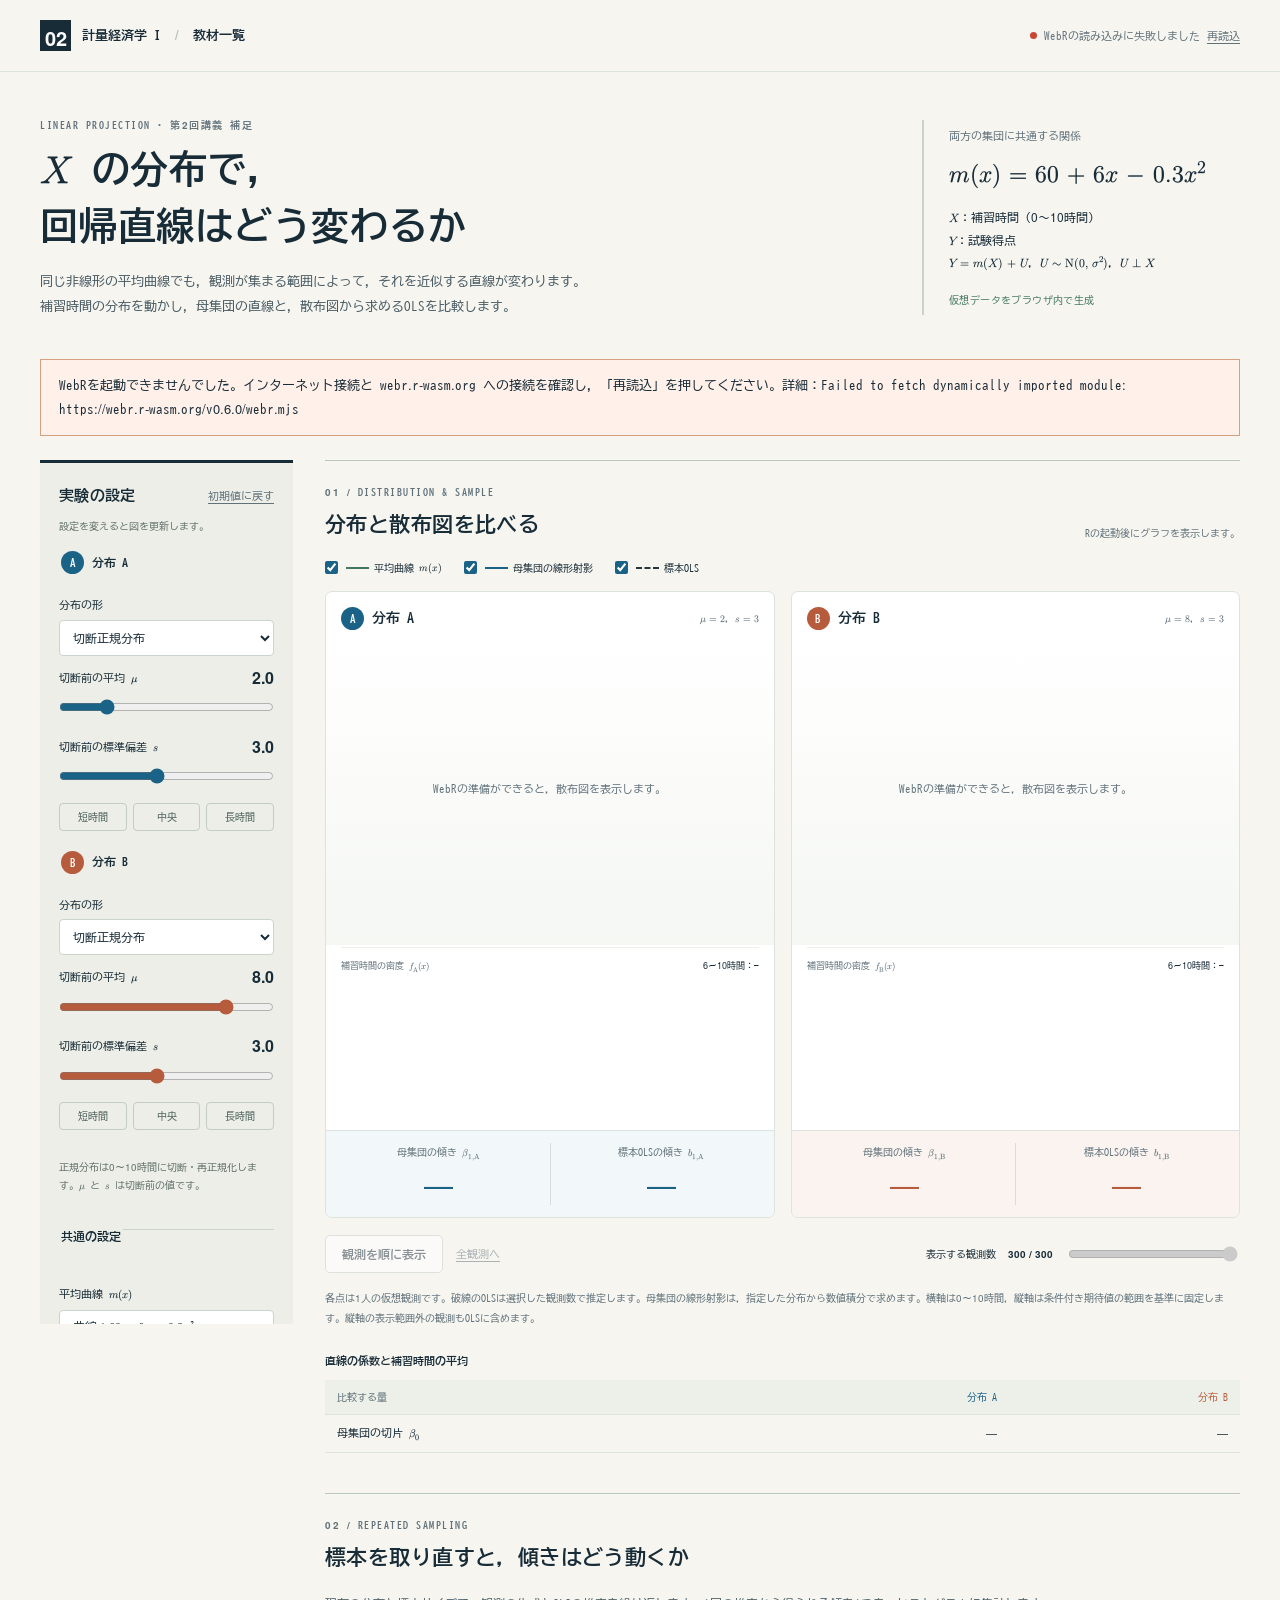
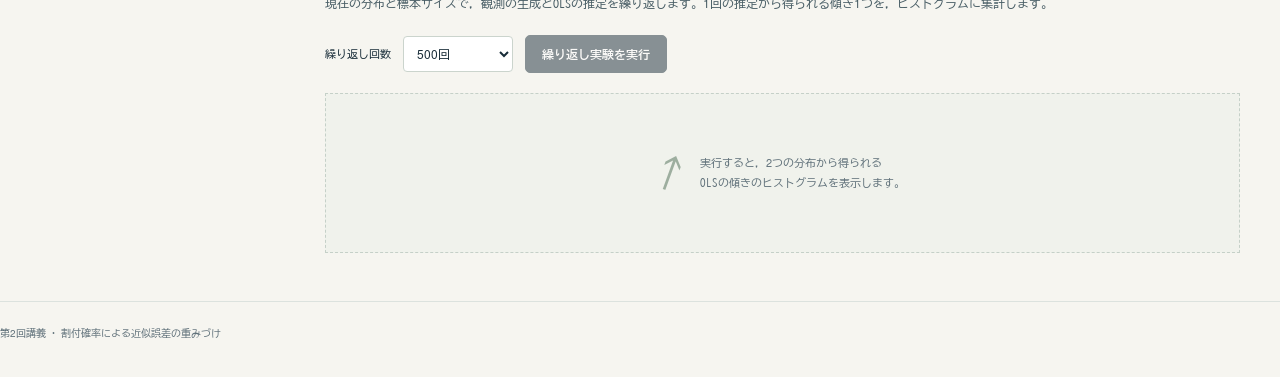
<file: docs/lecture02/index.html>
<!doctype html>
<html lang="ja">
<head>
  <meta charset="utf-8">
  <meta name="viewport" content="width=device-width, initial-scale=1">
  <meta name="description" content="補習時間の分布を変え，母集団の線形射影と標本OLSをWebRで比較するシミュレーション。">
  <title>Xの分布と線形射影 | 第2回講義</title>
  <link rel="icon" href="data:image/svg+xml,%3Csvg xmlns='http://www.w3.org/2000/svg' viewBox='0 0 64 64'%3E%3Crect width='64' height='64' rx='14' fill='%231c4054'/%3E%3Cpath d='M12 47L51 17M12 35Q31 10 51 12' stroke='%23f6f3eb' fill='none' stroke-width='4'/%3E%3C/svg%3E">
  <link rel="preconnect" href="https://fonts.googleapis.com">
  <link rel="preconnect" href="https://fonts.gstatic.com" crossorigin>
  <link rel="stylesheet" href="https://fonts.googleapis.com/css2?family=BIZ+UDGothic:wght@400;700&amp;display=swap">
  <link rel="stylesheet" href="./style.css?v=20261015-2">
  <link rel="stylesheet" href="./fonts/fonts.css">
  <script type="module" src="./app.js?v=20261103-1"></script>
</head>
<body>
  <a class="skip" href="#experiment">シミュレーションへ</a>
  <header class="masthead">
    <a class="brand" href="../"><span class="brand-mark">02</span> 計量経済学 I <span class="brand-divider">/</span> 教材一覧</a>
    <div class="runtime"><span id="status-dot" class="status-dot"></span><span id="runtime-status" role="status">WebRを読み込んでいます</span><button id="retry" class="text-button" hidden>再読込</button></div>
  </header>
  <main>
    <section class="intro">
      <div><p class="eyebrow">LINEAR PROJECTION · 第2回講義 補足</p>
        <h1><i>X</i> の分布で，<br>回帰直線はどう変わるか</h1>
        <p class="lead">同じ非線形の平均曲線でも，観測が集まる範囲によって，それを近似する直線が変わります。<br class="wide-only">補習時間の分布を動かし，母集団の直線と，散布図から求めるOLSを比較します。</p>
      </div>
      <div class="model-intro"><span class="tiny-label">両方の集団に共通する関係</span><p id="model-equation" class="formula"><i>m</i>(<i>x</i>) = 60 + 6<i>x</i> − 0.3<i>x</i><sup>2</sup></p><p><i>X</i>：補習時間（0〜10時間）<br><i>Y</i>：試験得点<br><span class="math"><i>Y</i> = <i>m</i>(<i>X</i>) + <i>U</i></span>，<span class="math"><i>U</i> ∼ N(0, σ<sup>2</sup>)</span>，<span class="math"><i>U</i> ⟂ <i>X</i></span></p><span class="model-tag">仮想データをブラウザ内で生成</span></div>
    </section>
    <noscript><p class="error-box">このシミュレーションにはJavaScriptが必要です。ブラウザでJavaScriptを有効にしてください。</p></noscript>
    <div id="error" role="alert" class="error-box" hidden></div>
    <div class="lab-layout" id="experiment" data-mobile-group="a">
      <aside class="controls" id="simulation-controls" aria-labelledby="settings-heading">
        <form id="settings">
          <div class="control-heading"><h2 id="settings-heading">実験の設定</h2><button type="button" id="reset" class="text-button">初期値に戻す</button></div>
          <p class="control-help">設定を変えると図を更新します。</p>
          <fieldset class="distribution-control group-a">
            <legend><span class="group-dot">A</span> 分布 A</legend>
            <div class="distribution-kind"><label for="kind-a">分布の形</label><select id="kind-a"><option value="normal">切断正規分布</option><option value="uniform">一様分布</option></select></div>
            <div class="normal-params" id="normal-a">
              <label for="mu-a">切断前の平均 <span class="math">μ</span> <output id="mu-a-value">2.0</output></label><input id="mu-a" type="range" min="0" max="10" step="0.1" value="2">
              <label for="sd-a">切断前の標準偏差 <i>s</i> <output id="sd-a-value">3.0</output></label><input id="sd-a" type="range" min="0.5" max="6" step="0.1" value="3">
            </div>
            <div class="presets"><button type="button" data-group="a" data-mu="2">短時間</button><button type="button" data-group="a" data-mu="5">中央</button><button type="button" data-group="a" data-mu="8">長時間</button></div>
          </fieldset>
          <fieldset class="distribution-control group-b">
            <legend><span class="group-dot">B</span> 分布 B</legend>
            <div class="distribution-kind"><label for="kind-b">分布の形</label><select id="kind-b"><option value="normal">切断正規分布</option><option value="uniform">一様分布</option></select></div>
            <div class="normal-params" id="normal-b">
              <label for="mu-b">切断前の平均 <span class="math">μ</span> <output id="mu-b-value">8.0</output></label><input id="mu-b" type="range" min="0" max="10" step="0.1" value="8">
              <label for="sd-b">切断前の標準偏差 <i>s</i> <output id="sd-b-value">3.0</output></label><input id="sd-b" type="range" min="0.5" max="6" step="0.1" value="3">
            </div>
            <div class="presets"><button type="button" data-group="b" data-mu="2">短時間</button><button type="button" data-group="b" data-mu="5">中央</button><button type="button" data-group="b" data-mu="8">長時間</button></div>
          </fieldset>
          <p class="control-help distribution-note">正規分布は0〜10時間に切断・再正規化します。<span class="math">μ</span> と <i>s</i> は切断前の値です。</p>
          <details class="shared-settings" id="shared-settings" open>
            <summary>共通の設定</summary>
            <fieldset class="shared-control"><legend>共通の設定</legend>
              <label for="shape">平均曲線 <span class="math"><i>m</i>(<i>x</i>)</span></label><select id="shape" form="settings"><option value="curve">曲線：60 + 6𝑥 − 0.3𝑥²</option><option value="line">直線：60 + 3𝑥</option></select>
              <label for="n">各集団の標本サイズ <i>n</i></label><input id="n" form="settings" type="number" min="20" max="2000" step="1" value="300" required>
              <label for="sigma">得点のばらつき <span class="math">σ</span> <output id="sigma-value">5.0</output></label><input id="sigma" form="settings" type="range" min="0" max="15" step="0.5" value="5">
              <label for="seed">乱数シード</label><input id="seed" form="settings" type="number" min="1" max="1000000000" step="1" value="20261013" required>
            </fieldset>
          </details>
          <div class="sample-actions" id="sample-actions">
            <button id="resample" type="button" class="primary" disabled>標本を取り直す <span aria-hidden="true">↻</span></button>
            <p class="control-help">標本を取り直すとシードを更新します。その他の設定変更では，同じシードから再計算します。</p>
          </div>
        </form>
      </aside>
      <div class="results">
        <section class="section" aria-labelledby="scatter-heading">
          <div class="section-heading"><div><p class="eyebrow">01 / DISTRIBUTION & SAMPLE</p><h2 id="scatter-heading">分布と散布図を比べる</h2></div><p id="run-status" role="status">初回の読み込みには時間がかかります。</p></div>
          <div class="mobile-group-switch" role="group" aria-label="表示する分布" hidden>
            <button type="button" data-view-group="a" aria-pressed="true">分布 A</button><button type="button" data-view-group="b" aria-pressed="false">分布 B</button>
          </div>
          <div id="mobile-settings-slot" class="mobile-settings-slot"></div>
          <div class="display-controls" aria-label="グラフの表示"><label><input id="show-mean" type="checkbox" checked><span class="key mean"></span>平均曲線 <span class="math"><i>m</i>(<i>x</i>)</span></label><label><input id="show-pop" type="checkbox" checked><span class="key population"></span>母集団の線形射影</label><label><input id="show-ols" type="checkbox" checked><span class="key ols"></span>標本OLS</label></div>
          <div class="plots-pair">
            <article class="plot-card group-a"><div class="plot-title"><h3><span class="group-dot">A</span> 分布 A</h3><span id="description-a"><span class="math">μ = 2</span>，<span class="math"><i>s</i> = 3</span></span></div><div id="scatter-a" class="chart scatter" aria-live="off"><div class="placeholder">WebRの準備ができると，散布図を表示します。</div></div><div class="density-title"><span>補習時間の密度 <span class="math"><i>f</i><sub>A</sub>(<i>x</i>)</span></span><span id="probability-a">6〜10時間：—</span></div><div id="density-a" class="chart density"></div><div class="slope-summary"><div>母集団の傾き <span class="math">β<sub>1,A</sub></span><strong id="pop-slope-a">—</strong></div><div>標本OLSの傾き <span class="math"><i>b</i><sub>1,A</sub></span><strong id="sample-slope-a">—</strong></div></div></article>
            <article class="plot-card group-b"><div class="plot-title"><h3><span class="group-dot">B</span> 分布 B</h3><span id="description-b"><span class="math">μ = 8</span>，<span class="math"><i>s</i> = 3</span></span></div><div id="scatter-b" class="chart scatter" aria-live="off"><div class="placeholder">WebRの準備ができると，散布図を表示します。</div></div><div class="density-title"><span>補習時間の密度 <span class="math"><i>f</i><sub>B</sub>(<i>x</i>)</span></span><span id="probability-b">6〜10時間：—</span></div><div id="density-b" class="chart density"></div><div class="slope-summary"><div>母集団の傾き <span class="math">β<sub>1,B</sub></span><strong id="pop-slope-b">—</strong></div><div>標本OLSの傾き <span class="math"><i>b</i><sub>1,B</sub></span><strong id="sample-slope-b">—</strong></div></div></article>
          </div>
          <div id="mobile-secondary-settings" class="mobile-secondary-settings controls"></div>
          <div class="sample-playback"><button id="play" class="secondary" disabled>観測を順に表示</button><button id="show-all" class="text-button" disabled>全観測へ</button><label for="visible-n">表示する観測数 <output id="visible-n-value">300 / 300</output></label><input id="visible-n" aria-label="表示する観測数" type="range" min="5" max="300" value="300" disabled></div>
          <p class="caption">各点は1人の仮想観測です。破線のOLSは選択した観測数で推定します。母集団の線形射影は，指定した分布から数値積分で求めます。横軸は0〜10時間，縦軸は条件付き期待値の範囲を基準に固定します。縦軸の表示範囲外の観測もOLSに含めます。</p>
          <div class="table-wrap"><table><caption>直線の係数と補習時間の平均</caption><thead><tr><th scope="col">比較する量</th><th scope="col" class="a-text">分布 A</th><th scope="col" class="b-text">分布 B</th></tr></thead><tbody id="coefficient-table"><tr><th scope="row">母集団の切片 <span class="math">β<sub>0</sub></span></th><td>—</td><td>—</td></tr></tbody></table></div>
        </section>
        <section class="section" aria-labelledby="repeated-heading">
          <div class="section-heading"><div><p class="eyebrow">02 / REPEATED SAMPLING</p><h2 id="repeated-heading">標本を取り直すと，傾きはどう動くか</h2></div></div>
          <p>現在の分布と標本サイズで，観測の生成とOLSの推定を繰り返します。1回の推定から得られる傾き1つを，ヒストグラムに集計します。</p>
          <div class="repeat-toolbar"><label for="repetitions">繰り返し回数</label><select id="repetitions"><option value="200">200回</option><option value="500" selected>500回</option><option value="1000">1,000回</option><option value="2000">2,000回</option></select><button id="run-repeat" class="primary" disabled>繰り返し実験を実行</button><span id="repeat-status" role="status"></span></div>
          <div id="repeat-result" hidden>
            <div class="mobile-group-switch" role="group" aria-label="ヒストグラムを表示する分布" hidden>
              <button type="button" data-view-group="a" aria-pressed="true">分布 A</button><button type="button" data-view-group="b" aria-pressed="false">分布 B</button>
            </div>
            <div class="plots-pair"><div class="repeat-plot group-a"><h3 class="a-text">分布 A からの標本</h3><div id="hist-a" class="chart histogram"></div></div><div class="repeat-plot group-b"><h3 class="b-text">分布 B からの標本</h3><div id="hist-b" class="chart histogram"></div></div></div><p class="caption">縦線は各分布の母集団の傾きです。横軸と度数の目盛りは両分布で共通です。</p><div class="table-wrap"><table><caption>繰り返し実験の結果</caption><thead><tr><th scope="col">比較する量</th><th scope="col">分布 A</th><th scope="col">分布 B</th></tr></thead><tbody id="repeat-table"></tbody></table></div></div>
          <div id="repeat-empty" class="empty-state"><span aria-hidden="true">↗</span><p>実行すると，2つの分布から得られる<br>OLSの傾きのヒストグラムを表示します。</p></div>
        </section>
      </div>
    </div>
  </main>
  <footer><span>第2回講義 · 割付確率による近似誤差の重みづけ</span></footer>
</body>
</html>
</file>
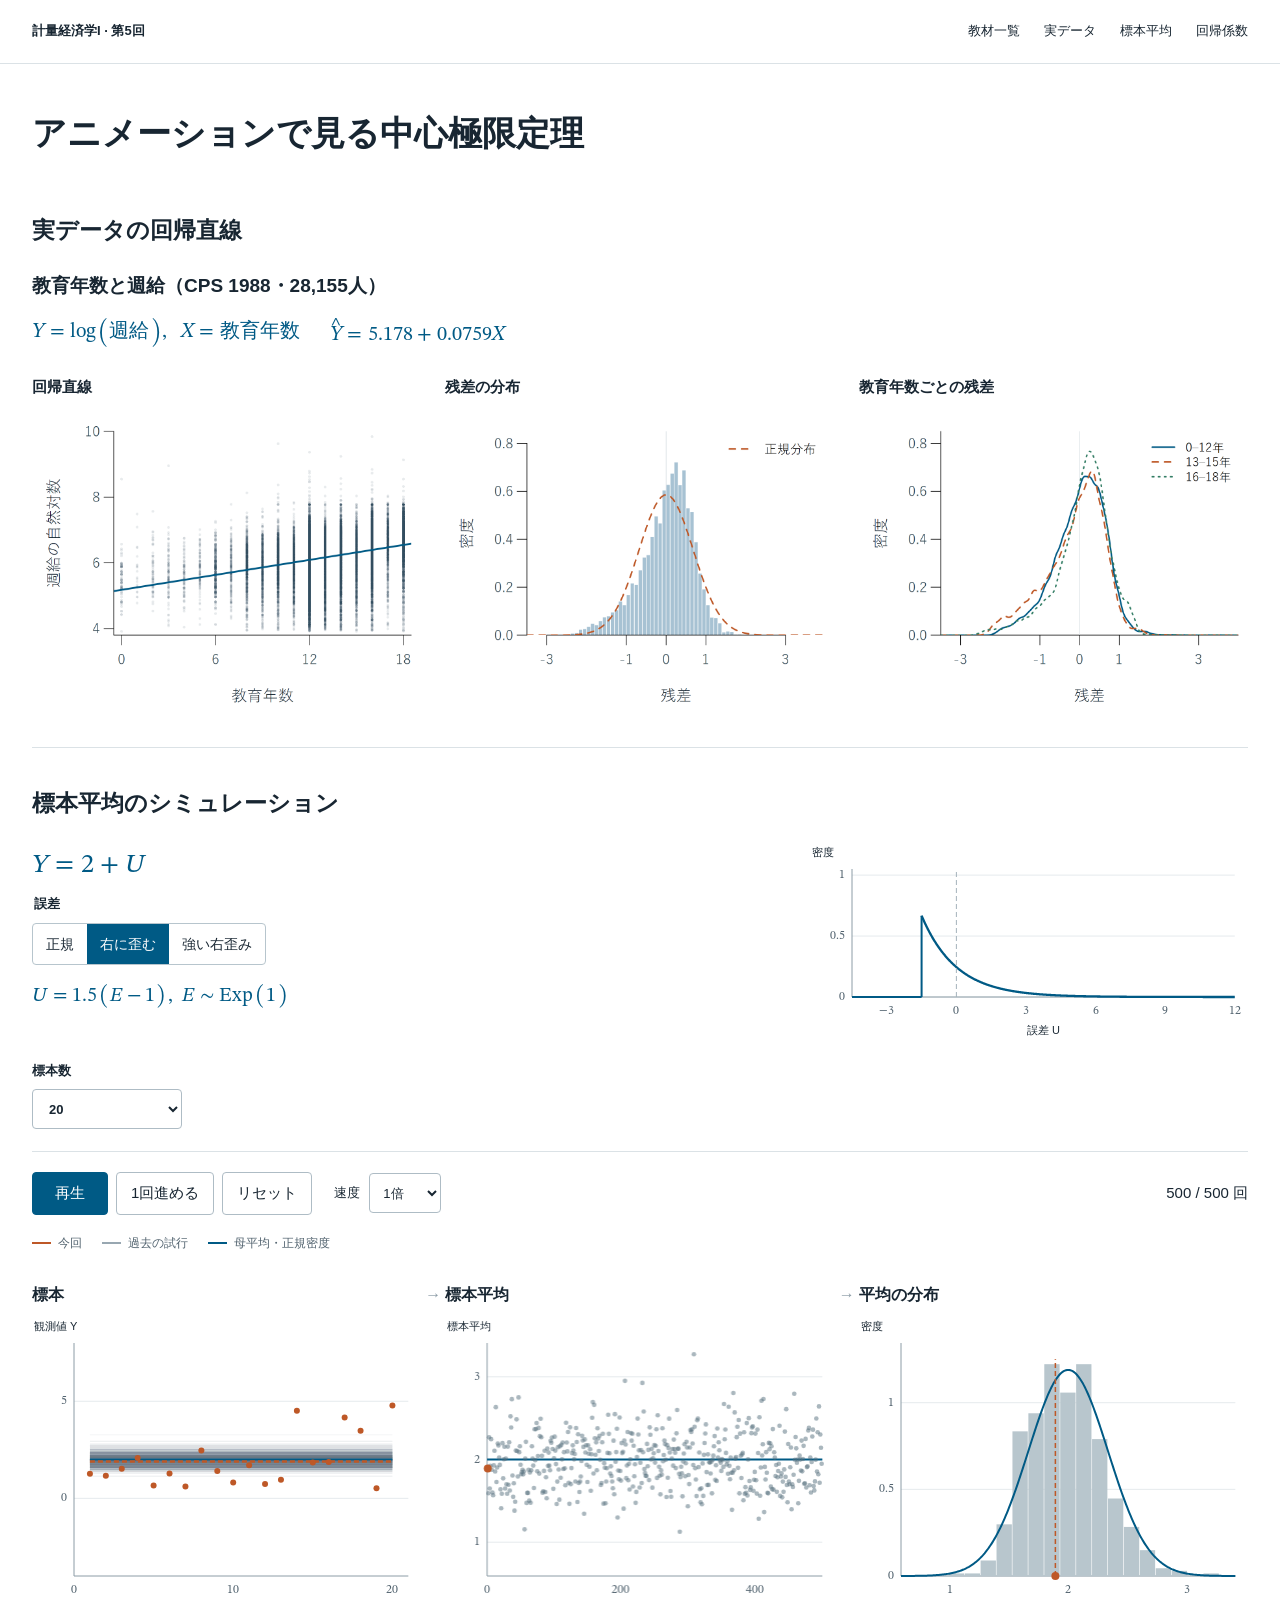
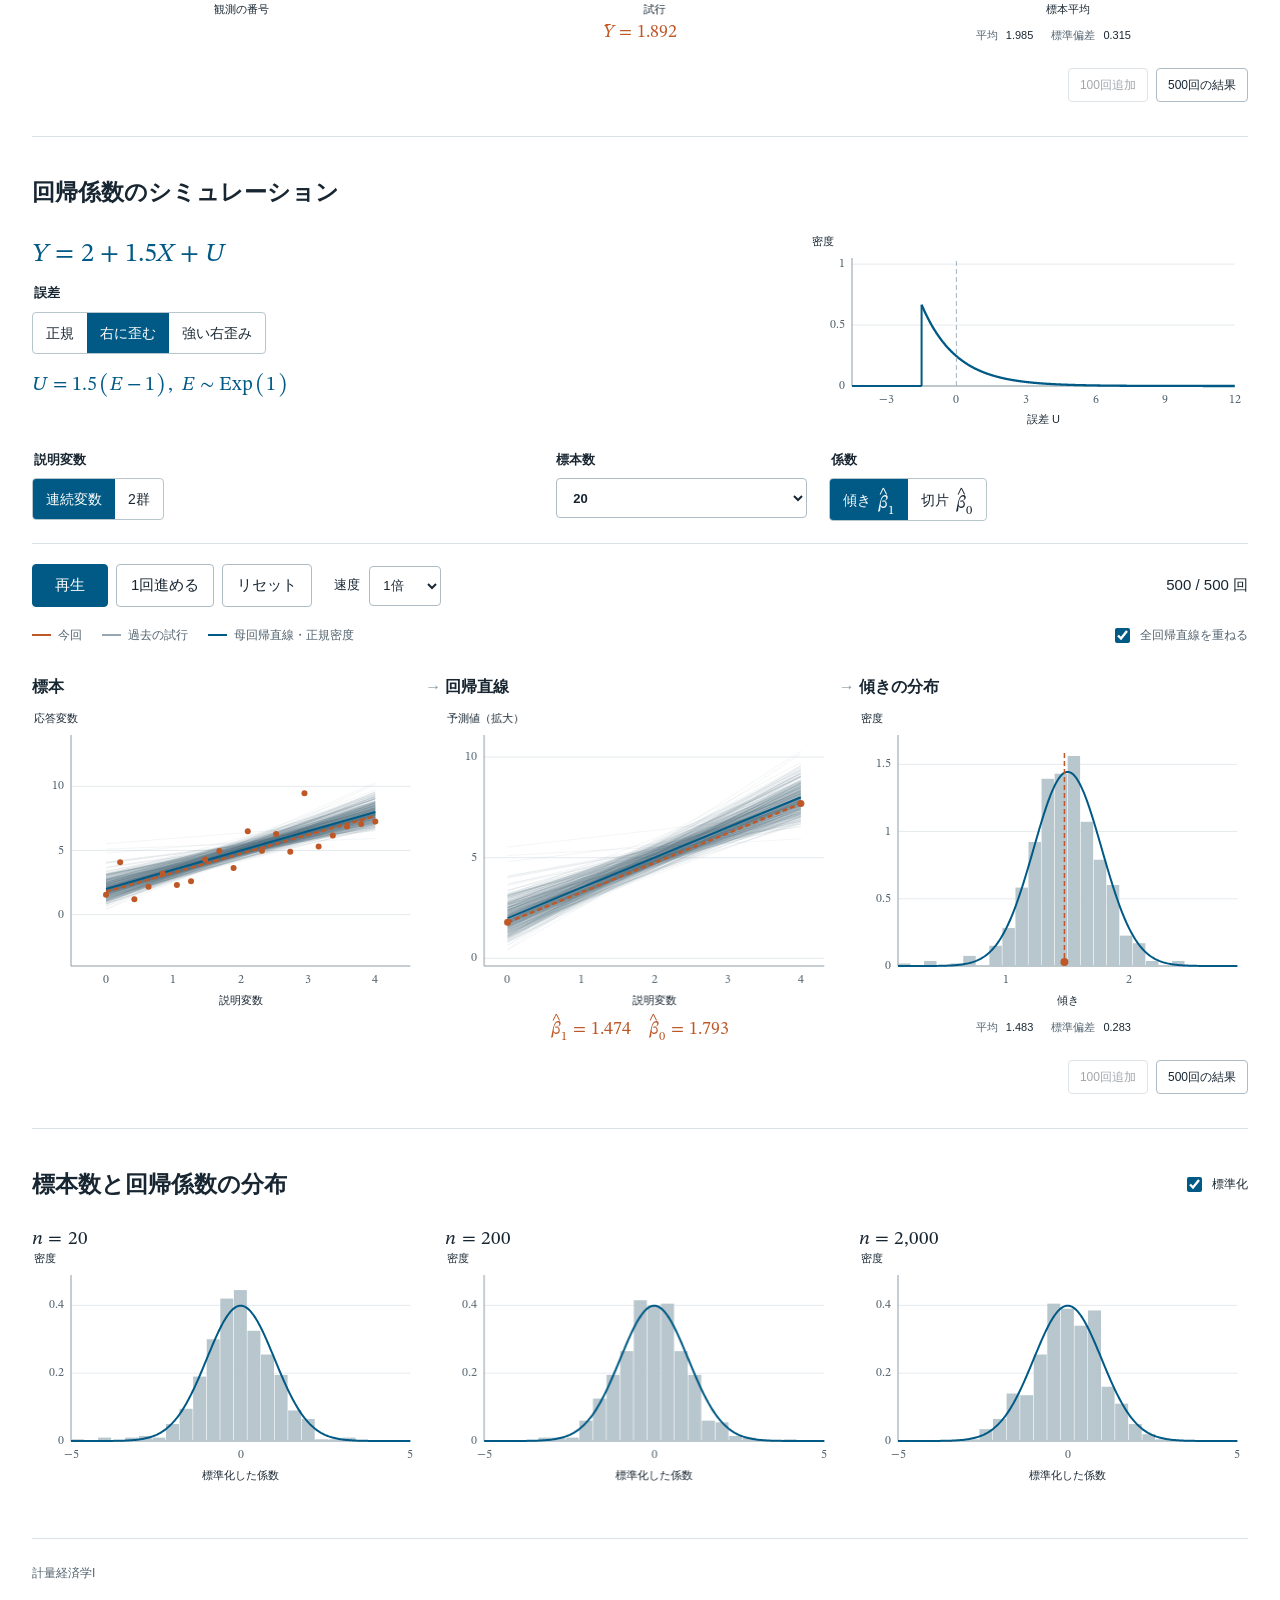
<file: docs/lecture05/index.html>
<!doctype html>
<html lang="ja"><head>
<meta charset="utf-8"><meta name="viewport" content="width=device-width,initial-scale=1">
<meta name="description" content="実データと説明用のシミュレーションから，標本平均と回帰係数の分布を考えます。">
<title>アニメーションで見る中心極限定理｜計量経済学I 第5回</title>
<link rel="preload" href="assets/fonts/STIXTwoMath-Regular.otf" as="font" type="font/otf" crossorigin>
<link rel="stylesheet" href="assets/css/lesson.css">
<script src="assets/js/demo-data.js" defer></script><script src="assets/js/demo-core.js" defer></script><script src="assets/js/animation.js" defer></script><script src="assets/js/demo-plots.js" defer></script><script src="assets/js/mean-app.js" defer></script><script src="assets/js/demo-app.js" defer></script>
</head><body>
<nav><a class="course" href="#top">計量経済学I · 第5回</a><div><a href="../">教材一覧</a><a href="#examples">実データ</a><a href="#mean-experiment">標本平均</a><a href="#experiment">回帰係数</a></div></nav>
<main id="top">
<header><h1>アニメーションで見る中心極限定理</h1></header>
<section id="examples" aria-labelledby="examples-heading">
<h2 id="examples-heading">実データの回帰直線</h2>
<article class="skewed-example" aria-labelledby="cps-heading">
<h3 id="cps-heading">教育年数と週給（CPS 1988・28,155人）</h3>
<div class="example-model"><span><math xmlns="http://www.w3.org/1998/Math/MathML"><mi>Y</mi><mo>=</mo><mi mathvariant="normal">log</mi><mo>(</mo><mtext>週給</mtext><mo>)</mo><mo>,</mo><mspace width=".5em"/><mi>X</mi><mo>=</mo><mtext>教育年数</mtext></math></span><span><math xmlns="http://www.w3.org/1998/Math/MathML"><mover accent="true"><mi>Y</mi><mo>^</mo></mover><mo>=</mo><mn>5.178</mn><mo>+</mo><mn>0.0759</mn><mi>X</mi></math></span></div>
<div class="example-diagnostics">
<figure><h4>回帰直線</h4><img src="assets/images/cps-scatter.png" width="1200" height="940" alt="教育年数と週給の自然対数の散布図。全28,155人を表示し，右上がりの回帰直線を重ねる。"></figure>
<figure><h4>残差の分布</h4><img src="assets/images/cps-residuals.png" width="1200" height="940" alt="残差のヒストグラム。平均0，同じ標準偏差の正規分布と比べて左の裾が長い。残差の歪度はマイナス0.620。"></figure>
<figure><h4>教育年数ごとの残差</h4><img src="assets/images/cps-groups.png" width="1200" height="940" alt="教育年数0〜12年，13〜15年，16〜18年の残差密度を共通の尺度で比較。残差の標準偏差はそれぞれ0.650，0.739，0.680。"></figure>
</div>
</article></section>
<section id="mean-experiment" aria-labelledby="mean-heading">
<h2 id="mean-heading">標本平均のシミュレーション</h2>
<div class="distribution-setup"><div>
<div class="model-line"><math xmlns="http://www.w3.org/1998/Math/MathML"><mi>Y</mi><mo>=</mo><mn>2</mn><mo>+</mo><mi>U</mi></math></div><fieldset><legend>誤差</legend><div class="segments"><label><input type="radio" name="mean-model" value="normal"><span>正規</span></label><label><input type="radio" name="mean-model" value="skew" checked><span>右に歪む</span></label><label><input type="radio" name="mean-model" value="strong"><span>強い右歪み</span></label></div></fieldset>
<div class="error-formulas"><div id="mean-error-normal" hidden><math xmlns="http://www.w3.org/1998/Math/MathML"><mi>U</mi><mo>∼</mo><mi mathvariant="normal">N</mi><mo>(</mo><mn>0</mn><mo>,</mo><msup><mn>1.5</mn><mn>2</mn></msup><mo>)</mo></math></div><div id="mean-error-skew"><math xmlns="http://www.w3.org/1998/Math/MathML"><mi>U</mi><mo>=</mo><mn>1.5</mn><mo>(</mo><mi>E</mi><mo>−</mo><mn>1</mn><mo>)</mo><mo>,</mo><mspace width=".3em"/><mi>E</mi><mo>∼</mo><mi mathvariant="normal">Exp</mi><mo>(</mo><mn>1</mn><mo>)</mo></math></div><div id="mean-error-strong" hidden><math xmlns="http://www.w3.org/1998/Math/MathML"><mi>U</mi><mo>=</mo><mn>1.5</mn><mfrac><mrow><mi>L</mi><mo>−</mo><msup><mi>e</mi><mfrac><mn>1</mn><mn>2</mn></mfrac></msup></mrow><msqrt><mrow><msup><mi>e</mi><mn>2</mn></msup><mo>−</mo><mi>e</mi></mrow></msqrt></mfrac></math><span><math xmlns="http://www.w3.org/1998/Math/MathML"><mi mathvariant="normal">log</mi><mi>L</mi><mo>∼</mo><mi mathvariant="normal">N</mi><mo>(</mo><mn>0</mn><mo>,</mo><mn>1</mn><mo>)</mo></math></span></div></div>
</div><figure class="error-figure"><canvas id="mean-error-shape" aria-label="誤差の密度"></canvas></figure></div>
<div class="mean-settings"><label class="field" for="mean-size">標本数<select id="mean-size"><option value="20" selected>20</option><option value="200">200</option><option value="2000">2,000</option></select></label></div>
<div class="controls"><div class="playback"><button id="mean-play" class="primary" type="button">再生</button><button id="mean-step" type="button">1回進める</button><button id="mean-reset" type="button">リセット</button></div><label class="speed" for="mean-speed">速度<select id="mean-speed"><option value="0.5">0.5倍</option><option value="1" selected>1倍</option><option value="2">2倍</option><option value="4">4倍</option></select></label><span id="mean-count" class="counter" aria-live="polite"></span></div>
<div class="legend"><span class="key current">今回</span><span class="key past">過去の試行</span><span class="key reference">母平均・正規密度</span></div>
<div class="plots">
<article id="mean-phase-points"><h3>標本</h3><canvas id="mean-sample" aria-label="今回のデータ点と標本平均"></canvas></article>
<article id="mean-phase-average"><h3>標本平均</h3><canvas id="mean-record" aria-label="各試行の標本平均"></canvas><div class="current-fit"><math xmlns="http://www.w3.org/1998/Math/MathML"><mover accent="true"><mi>Y</mi><mo>¯</mo></mover><mo>=</mo><mn id="mean-value">—</mn></math></div></article>
<article id="mean-phase-collect"><h3>平均の分布</h3><canvas id="mean-sampling" aria-label="標本平均の分布"></canvas><div class="moments"><span>平均 <strong id="mean-estimate-mean"></strong></span><span>標準偏差 <strong id="mean-estimate-sd"></strong></span></div></article>
</div>
<div class="batch"><button id="mean-add-hundred" type="button">100回追加</button><button id="mean-restore" type="button">500回の結果</button></div>
</section>
<section id="experiment" aria-labelledby="experiment-heading">
<h2 id="experiment-heading">回帰係数のシミュレーション</h2>
<div class="distribution-setup"><div>
<div class="model-line"><math xmlns="http://www.w3.org/1998/Math/MathML"><mi>Y</mi><mo>=</mo><mn>2</mn><mo>+</mo><mn>1.5</mn><mi>X</mi><mo>+</mo><mi>U</mi></math></div><fieldset><legend>誤差</legend><div class="segments"><label><input type="radio" name="model" value="normal"><span>正規</span></label><label><input type="radio" name="model" value="skew" checked><span>右に歪む</span></label><label><input type="radio" name="model" value="strong"><span>強い右歪み</span></label></div></fieldset>
<div class="error-formulas"><div id="error-normal" hidden><math xmlns="http://www.w3.org/1998/Math/MathML"><mi>U</mi><mo>∼</mo><mi mathvariant="normal">N</mi><mo>(</mo><mn>0</mn><mo>,</mo><msup><mn>1.5</mn><mn>2</mn></msup><mo>)</mo></math></div><div id="error-skew"><math xmlns="http://www.w3.org/1998/Math/MathML"><mi>U</mi><mo>=</mo><mn>1.5</mn><mo>(</mo><mi>E</mi><mo>−</mo><mn>1</mn><mo>)</mo><mo>,</mo><mspace width=".3em"/><mi>E</mi><mo>∼</mo><mi mathvariant="normal">Exp</mi><mo>(</mo><mn>1</mn><mo>)</mo></math></div><div id="error-strong" hidden><math xmlns="http://www.w3.org/1998/Math/MathML"><mi>U</mi><mo>=</mo><mn>1.5</mn><mfrac><mrow><mi>L</mi><mo>−</mo><msup><mi>e</mi><mfrac><mn>1</mn><mn>2</mn></mfrac></msup></mrow><msqrt><mrow><msup><mi>e</mi><mn>2</mn></msup><mo>−</mo><mi>e</mi></mrow></msqrt></mfrac></math><span><math xmlns="http://www.w3.org/1998/Math/MathML"><mi mathvariant="normal">log</mi><mi>L</mi><mo>∼</mo><mi mathvariant="normal">N</mi><mo>(</mo><mn>0</mn><mo>,</mo><mn>1</mn><mo>)</mo></math></span></div></div>
</div><figure class="error-figure"><canvas id="error-shape" aria-label="誤差の密度"></canvas></figure></div>
<div class="settings">
<fieldset><legend>説明変数</legend><div class="segments"><label><input type="radio" name="design" value="continuous" checked><span>連続変数</span></label><label><input type="radio" name="design" value="binary"><span>2群</span></label></div></fieldset>

<label class="field" for="sample-size">標本数<select id="sample-size"><option value="20" selected>20</option><option value="200">200</option><option value="2000">2,000</option></select></label>
<fieldset><legend>係数</legend><div class="segments"><label><input type="radio" name="coefficient" value="b1" checked><span>傾き <math xmlns="http://www.w3.org/1998/Math/MathML"><msub><mover accent="true"><mi>β</mi><mo>^</mo></mover><mn>1</mn></msub></math></span></label><label><input type="radio" name="coefficient" value="b0"><span>切片 <math xmlns="http://www.w3.org/1998/Math/MathML"><msub><mover accent="true"><mi>β</mi><mo>^</mo></mover><mn>0</mn></msub></math></span></label></div></fieldset>
</div>
<div class="controls"><div class="playback"><button id="animation-play" class="primary" type="button">再生</button><button id="animation-step" type="button">1回進める</button><button id="animation-reset" type="button">リセット</button></div><label class="speed" for="animation-speed">速度<select id="animation-speed"><option value="0.5">0.5倍</option><option value="1" selected>1倍</option><option value="2">2倍</option><option value="4">4倍</option></select></label><span id="repetition-count" class="counter" aria-live="polite"></span></div>
<div class="legend"><span class="key current">今回</span><span class="key past">過去の試行</span><span class="key reference">母回帰直線・正規密度</span><label class="checkbox"><input id="show-trails" type="checkbox" checked>全回帰直線を重ねる</label></div>
<div class="plots">
<article id="phase-points"><h3>標本</h3><canvas id="scatter" aria-label="今回のデータ点と回帰直線"></canvas></article>
<article id="phase-line"><h3>回帰直線</h3><canvas id="regression-zoom" aria-label="全回帰直線の拡大図"></canvas><div class="current-fit"><math xmlns="http://www.w3.org/1998/Math/MathML"><msub><mover accent="true"><mi>β</mi><mo>^</mo></mover><mn>1</mn></msub><mo>=</mo><mn id="current-b1">—</mn><mspace width="1em"/><msub><mover accent="true"><mi>β</mi><mo>^</mo></mover><mn>0</mn></msub><mo>=</mo><mn id="current-b0">—</mn></math></div><span id="line-count" class="sr-only"></span></article>
<article id="phase-collect"><h3>係数の分布</h3><canvas id="sampling" aria-label="500試行の係数分布"></canvas><div class="moments"><span>平均 <strong id="estimate-mean"></strong></span><span>標準偏差 <strong id="estimate-sd"></strong></span></div></article>
</div>
<div class="batch"><button id="add-hundred" type="button">100回追加</button><button id="restore" type="button">500回の結果</button></div>
<p id="status" class="sr-only" role="status" aria-live="polite"></p>
</section>
<section id="comparison" aria-labelledby="comparison-heading"><div class="section-top"><h2 id="comparison-heading">標本数と回帰係数の分布</h2><label class="checkbox"><input id="standardize" type="checkbox" checked>標準化</label></div>
<div class="comparison-plots"><article><h3><math xmlns="http://www.w3.org/1998/Math/MathML"><mi>n</mi><mo>=</mo><mn>20</mn></math></h3><canvas id="compare-20" aria-label="標本数20の係数分布"></canvas></article><article><h3><math xmlns="http://www.w3.org/1998/Math/MathML"><mi>n</mi><mo>=</mo><mn>200</mn></math></h3><canvas id="compare-200" aria-label="標本数200の係数分布"></canvas></article><article><h3><math xmlns="http://www.w3.org/1998/Math/MathML"><mi>n</mi><mo>=</mo><mn>2,000</mn></math></h3><canvas id="compare-2000" aria-label="標本数2000の係数分布"></canvas></article></div>
</section><footer>計量経済学I</footer></main>
<noscript>シミュレーションの表示にはJavaScriptが必要です。</noscript>
</body></html>
</file>
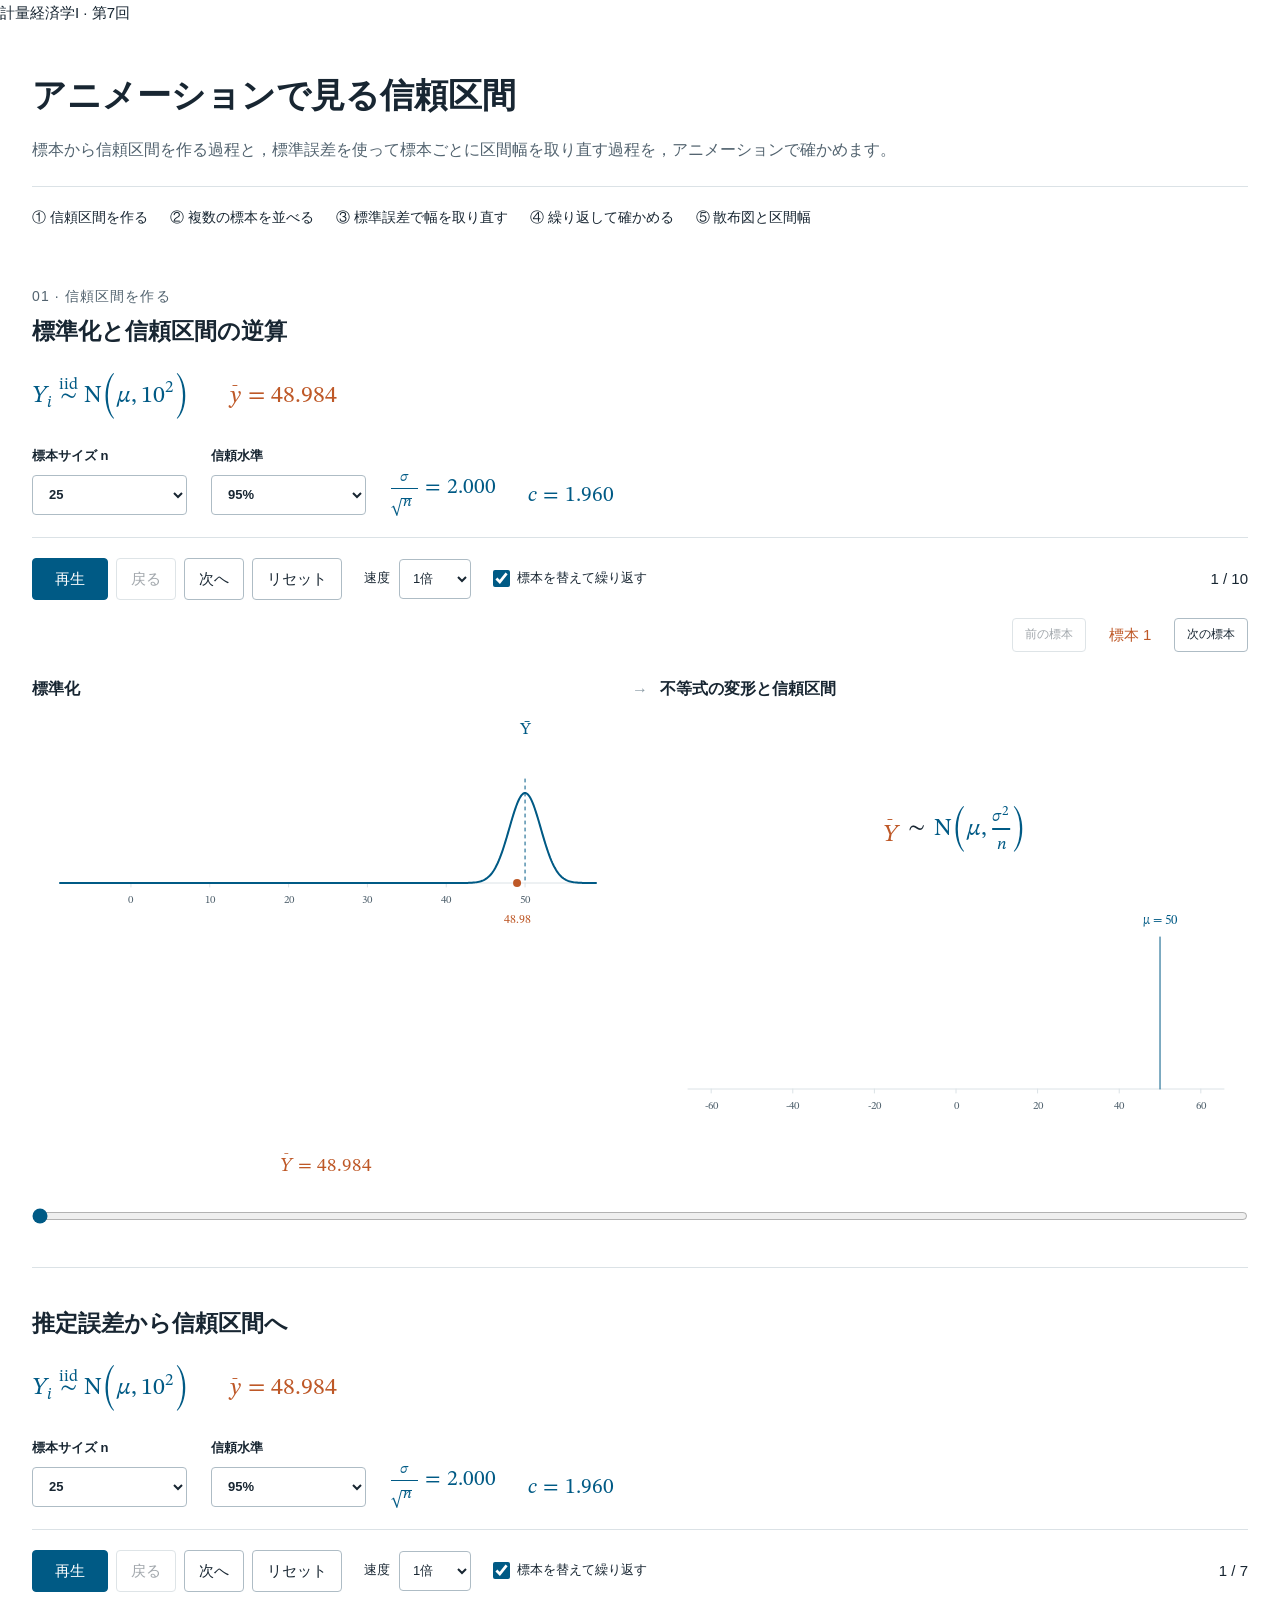
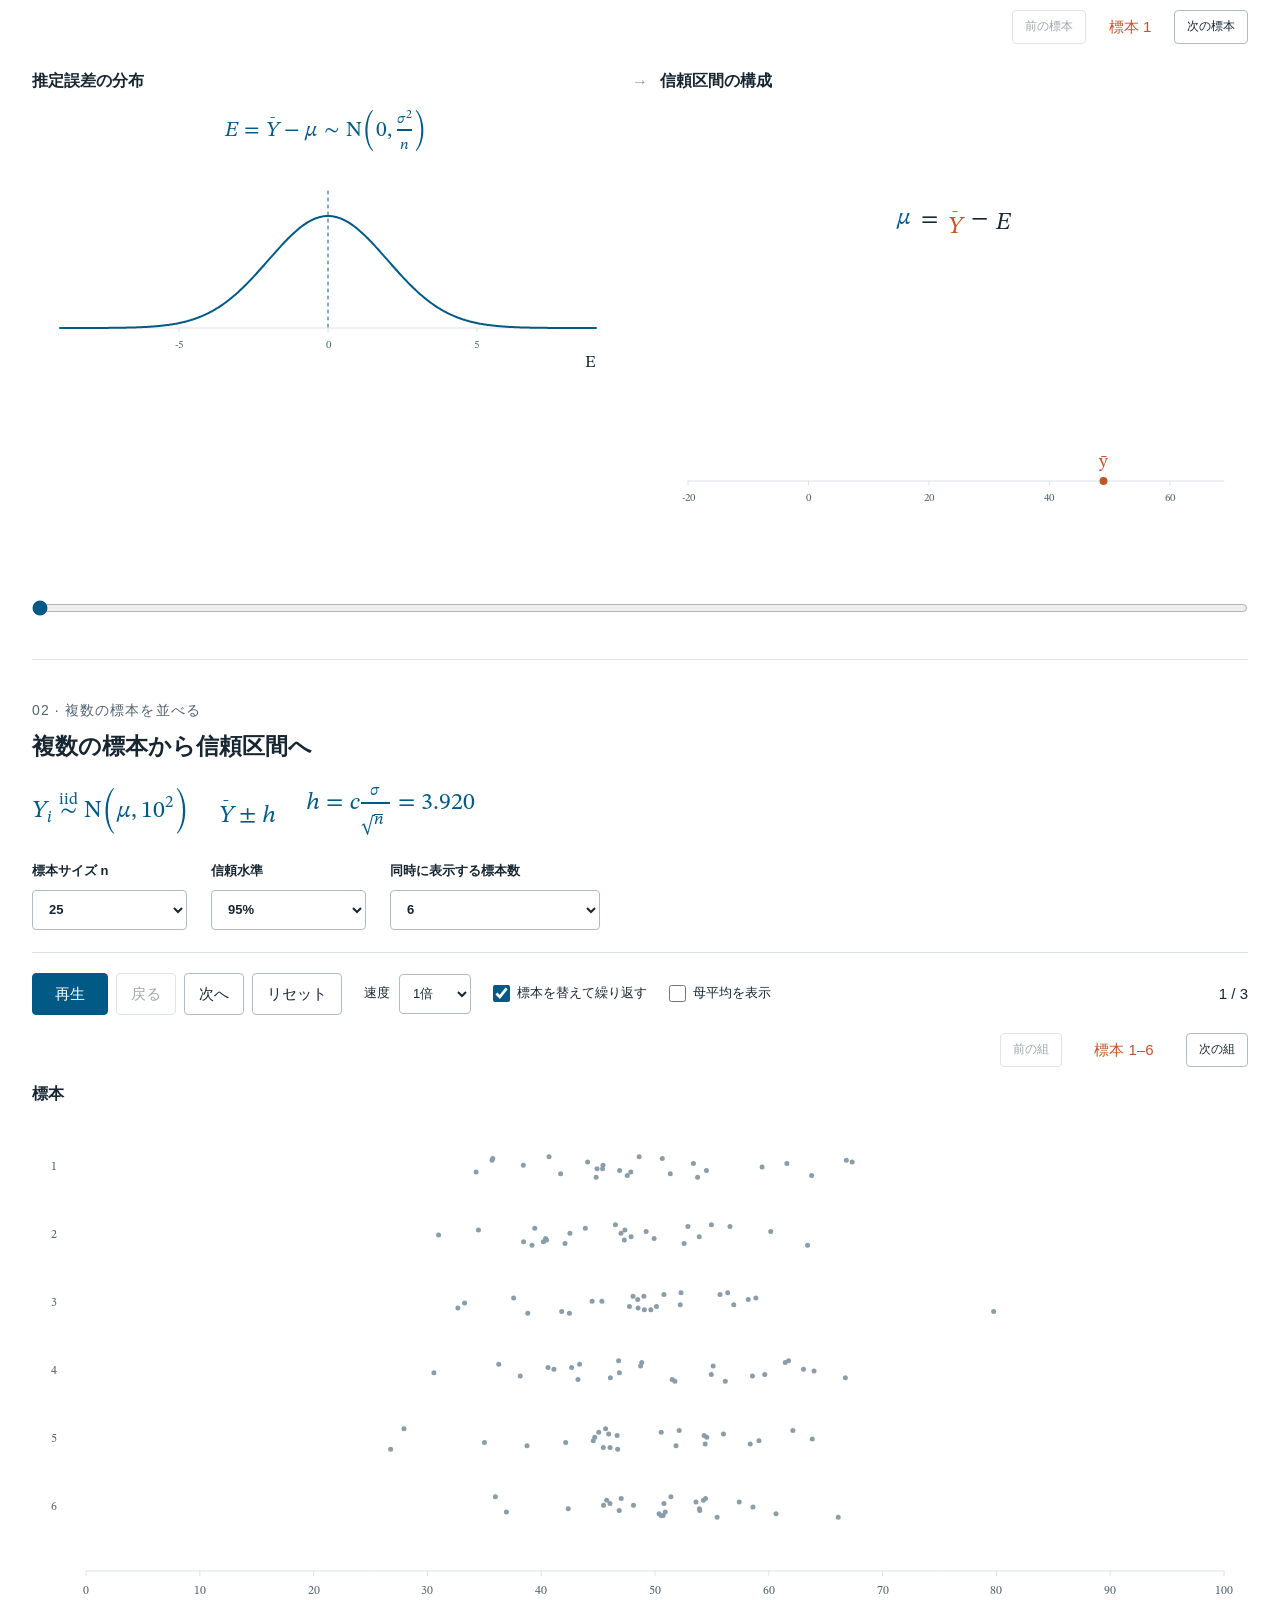
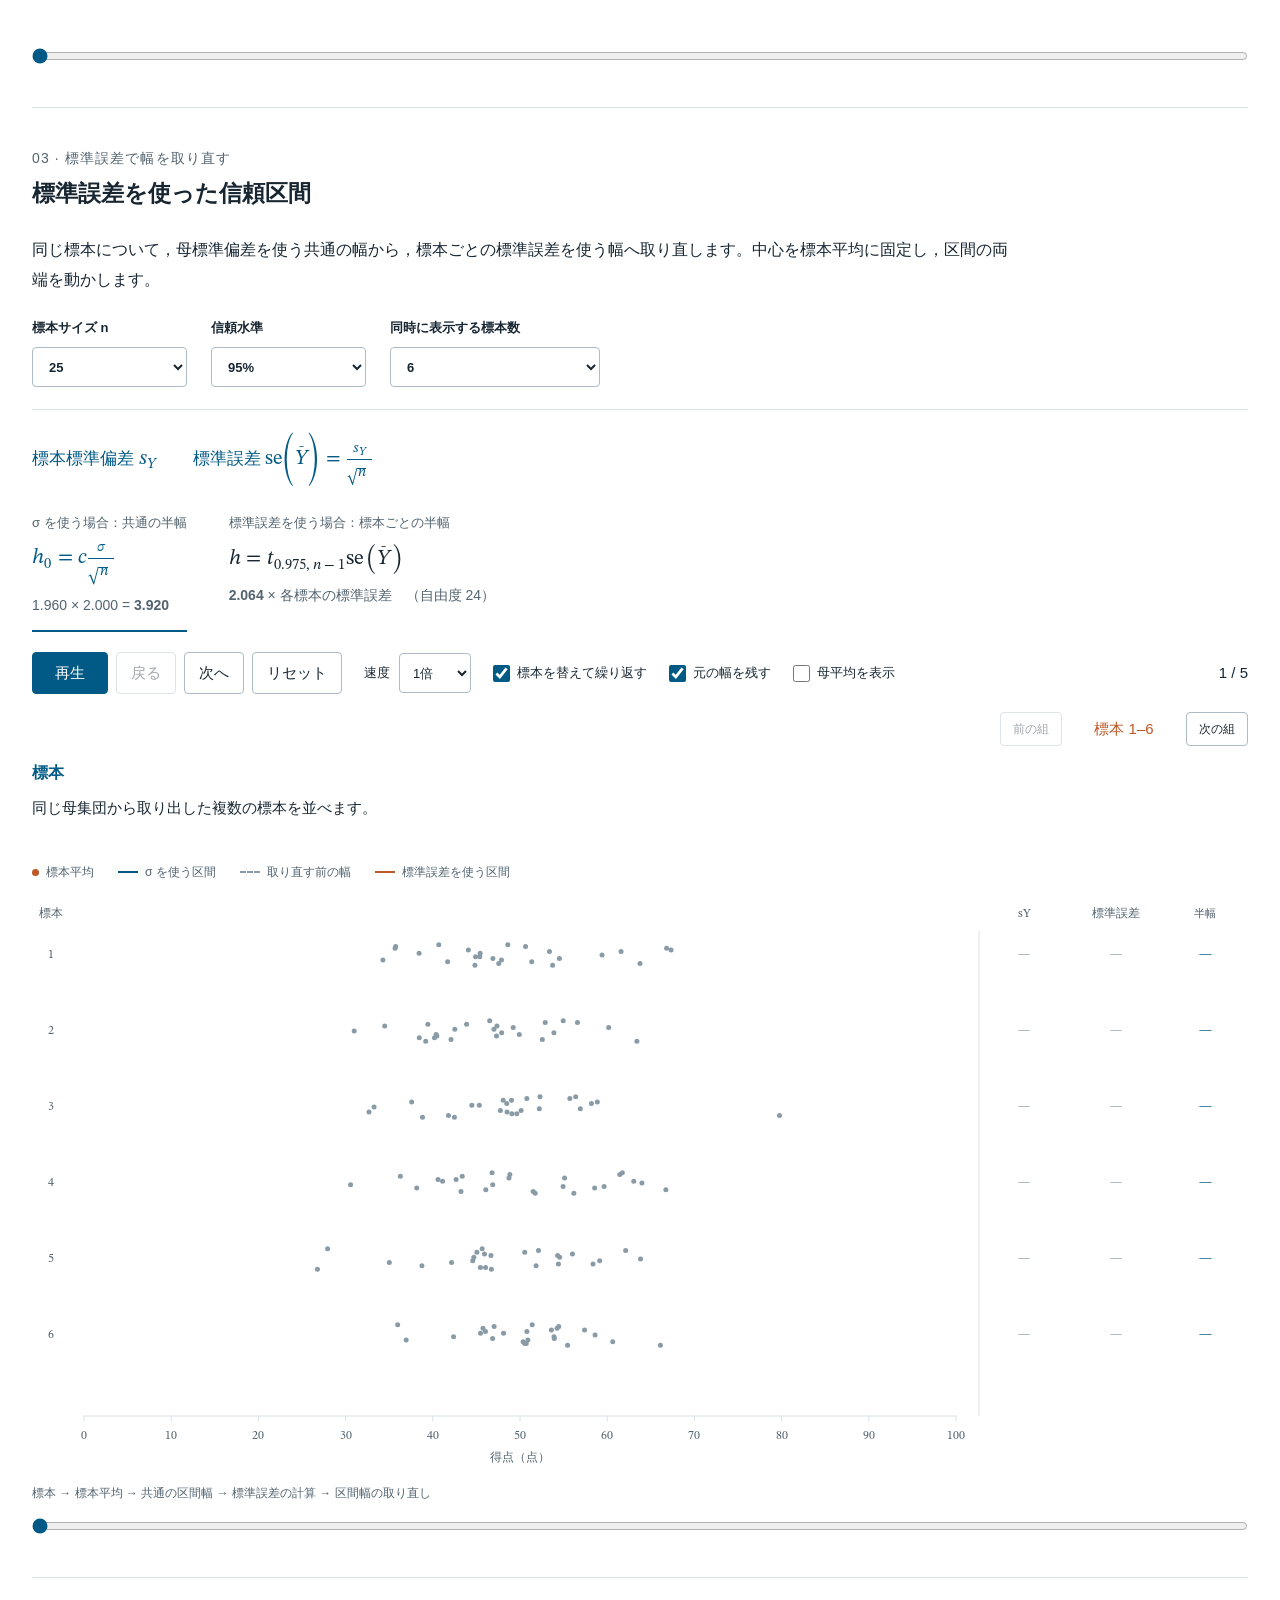
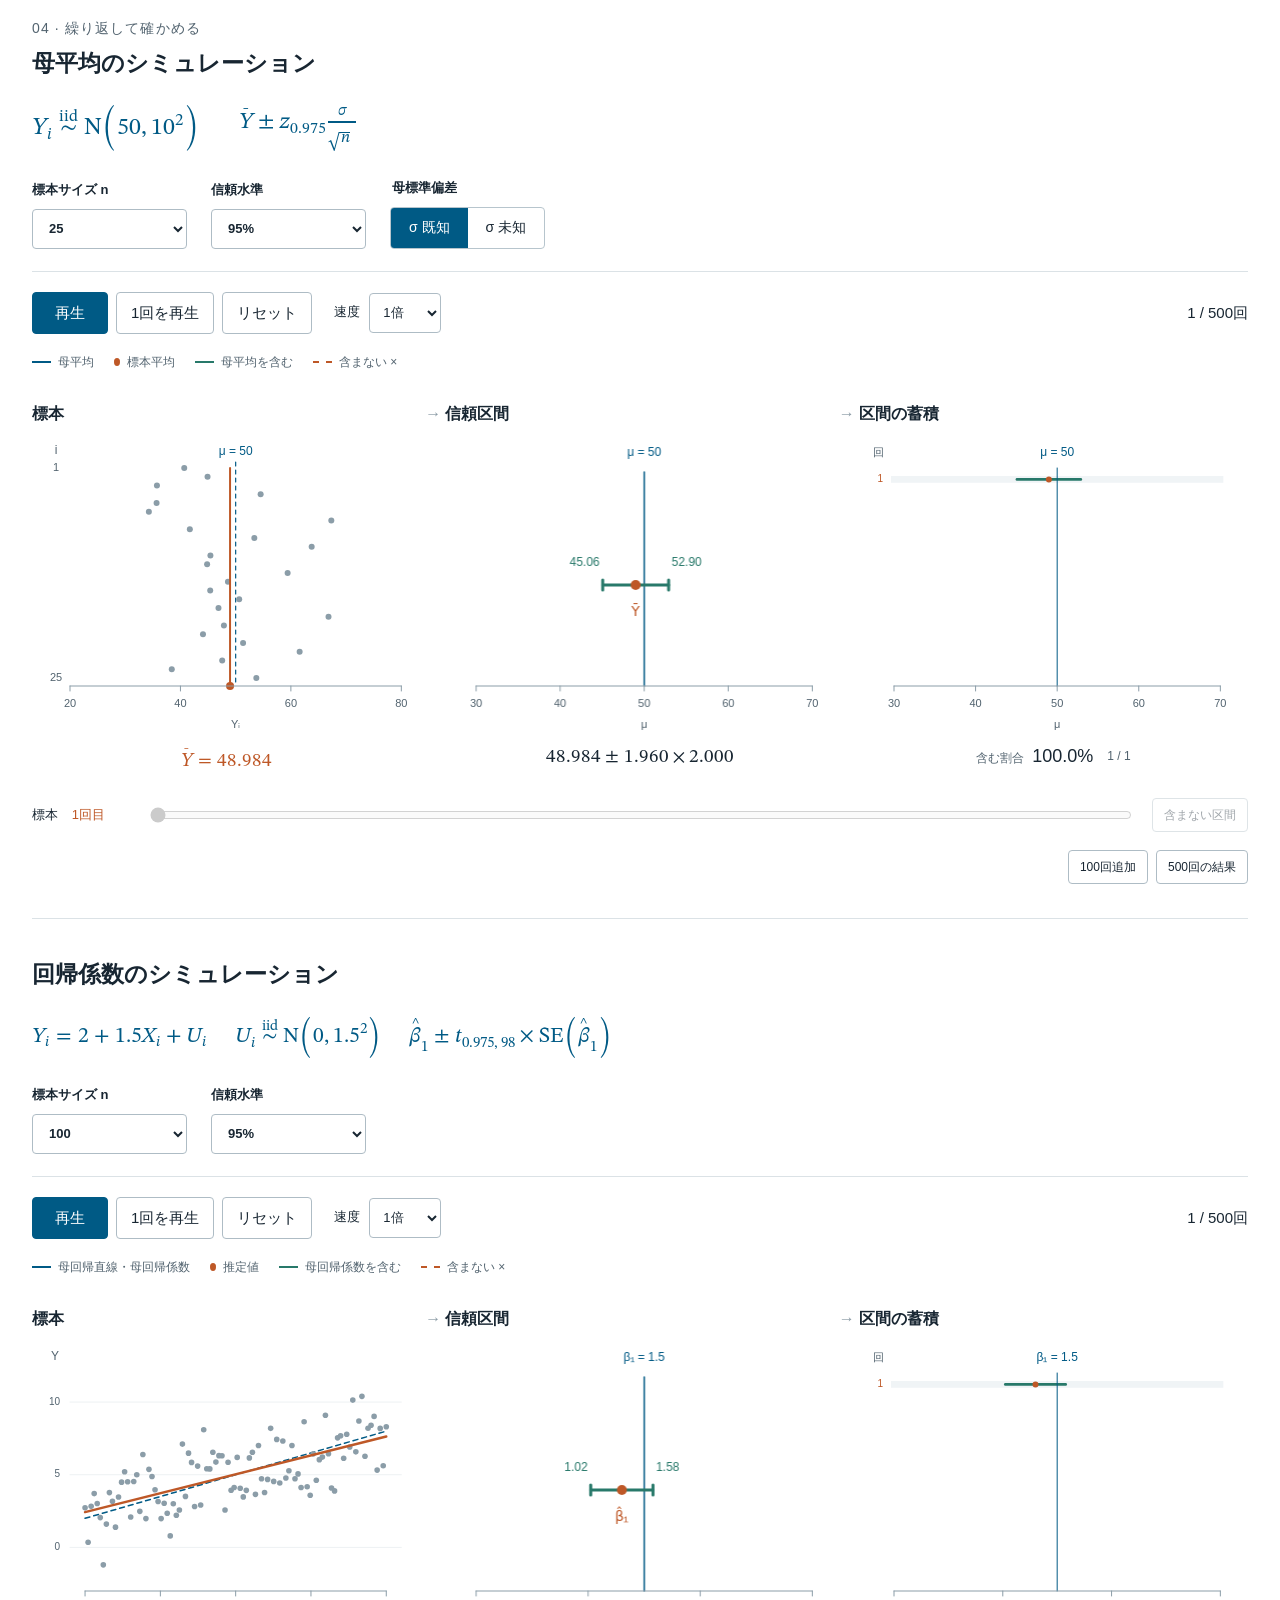
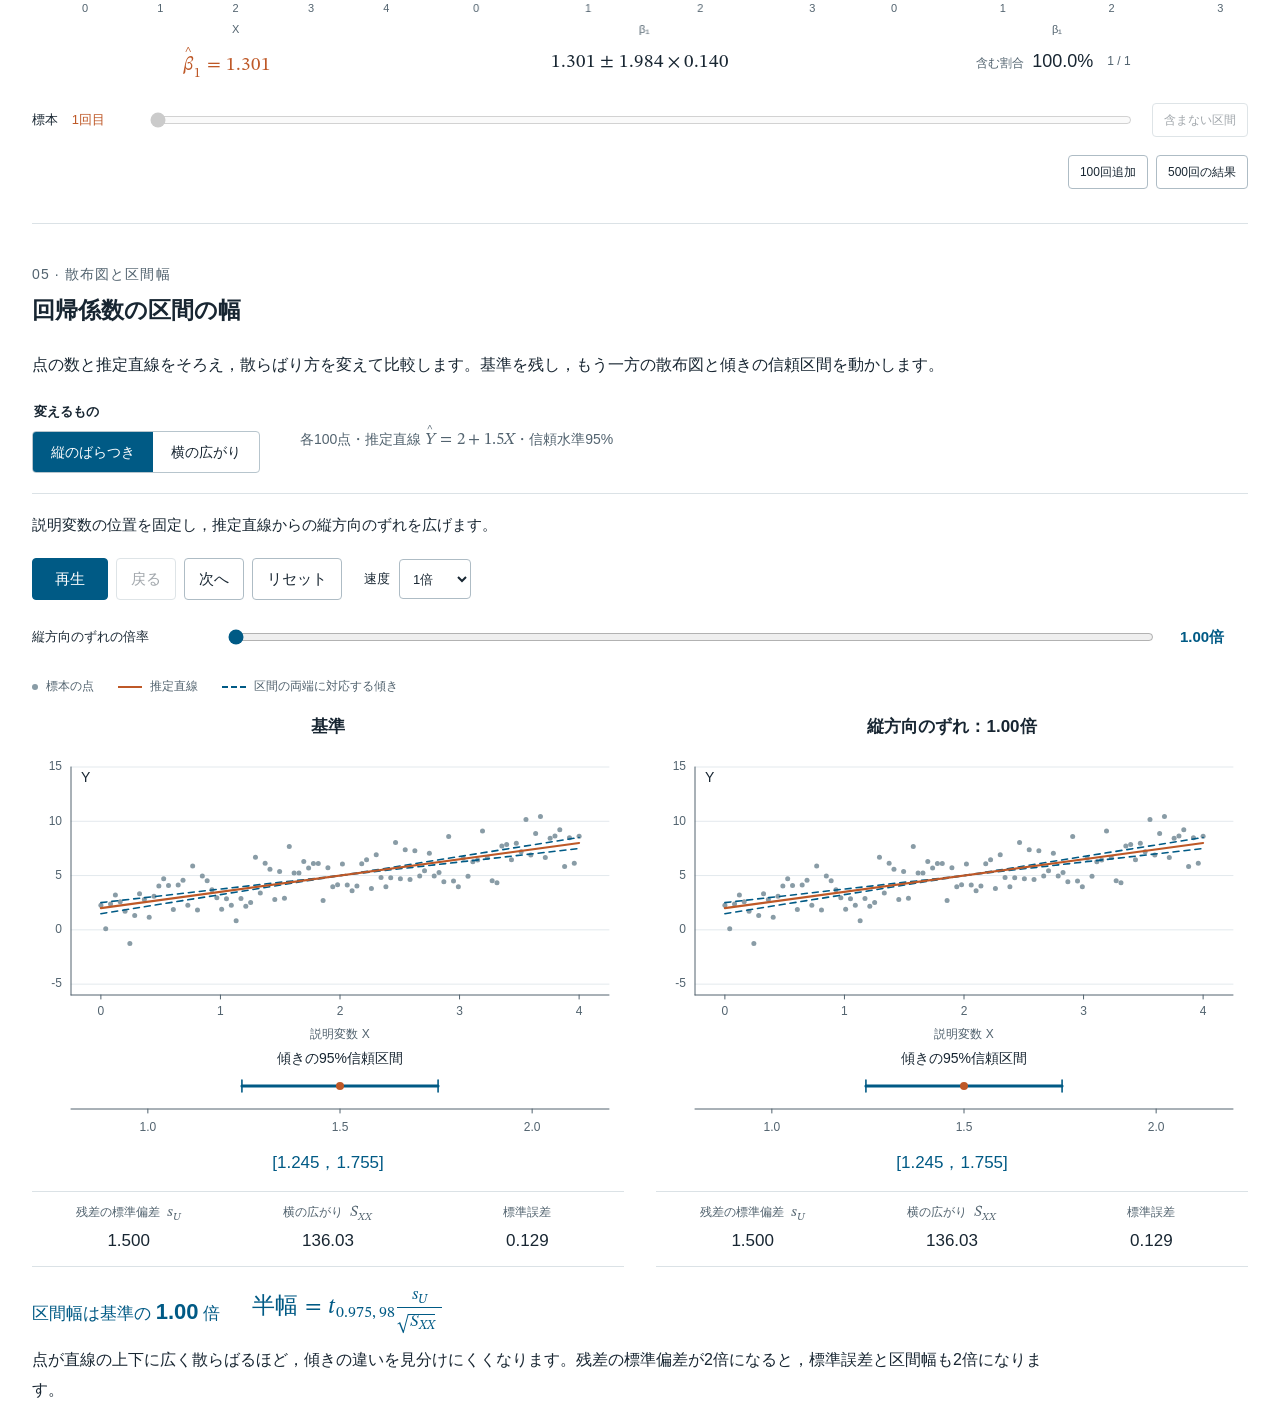
<file: lecture07/mean-intervals.html>
<!doctype html>
<html lang="ja">
<head>
  <meta charset="utf-8">
  <meta name="viewport" content="width=device-width, initial-scale=1">
  <meta name="description" content="標本から信頼区間を構成し，標準誤差を使って区間幅を取り直す過程をアニメーションで確かめる，計量経済学I・第7回のWeb教材。">
  <meta name="theme-color" content="#005a85">
  <title>アニメーションで見る信頼区間｜計量経済学I 第7回</title>
  <link rel="stylesheet" href="assets/css/lesson.css">
  <link rel="stylesheet" href="assets/css/parallel-estimated.css">
  <link rel="stylesheet" href="assets/css/regression-width.css">
  <script defer src="assets/js/reference-data.js"></script>
  <script defer src="assets/js/ci-core.js"></script>
  <script defer src="assets/js/animation.js"></script>
  <script defer src="assets/js/ci-plots.js"></script>
  <script defer src="assets/js/derivation-motion.js"></script>
  <script defer src="assets/js/derivation-view.js"></script>
  <script defer src="assets/js/derivation.js"></script>
  <script defer src="assets/js/standardization-motion.js"></script>
  <script defer src="assets/js/standardization-view.js"></script>
  <script defer src="assets/js/standardization.js"></script>
  <script defer src="assets/js/parallel.js"></script>
  <script defer src="assets/js/parallel-estimated.js"></script>
  <script defer src="assets/js/regression-width.js"></script>
  <script defer src="assets/js/app.js"></script>
</head>
<body>
  <div class="course-header">計量経済学I · 第7回</div>
  <main id="main">
    <header><h1>アニメーションで見る信頼区間</h1>
      <p class="lesson-intro">標本から信頼区間を作る過程と，標準誤差を使って標本ごとに区間幅を取り直す過程を，アニメーションで確かめます。</p>
      <div class="lecture-roadmap" aria-label="内容の順序"><span>① 信頼区間を作る</span><span>② 複数の標本を並べる</span><span>③ 標準誤差で幅を取り直す</span><span>④ 繰り返して確かめる</span><span>⑤ 散布図と区間幅</span></div>
    </header>
    <section id="standardization" aria-labelledby="standardization-title">
      <span class="chapter-number">01 · 信頼区間を作る</span>
      <h2 id="standardization-title">標準化と信頼区間の逆算</h2>
      <div class="model-line"><math><msub><mi>Y</mi><mi>i</mi></msub><mspace width=".25em"/><mover><mo>∼</mo><mtext>iid</mtext></mover><mspace width=".25em"/><mi mathvariant="normal">N</mi><mo>(</mo><mi>μ</mi><mo>,</mo><msup><mn>10</mn><mn>2</mn></msup><mo>)</mo></math><math class="derive-observed"><mover><mi>y</mi><mo>¯</mo></mover><mo>=</mo><mn id="standardize-mean">48.984</mn></math></div>
      <div class="settings">
        <label class="field">標本サイズ n<select id="standardize-n"><option value="5">5</option><option value="25" selected>25</option><option value="100">100</option><option value="400">400</option></select></label>
        <label class="field">信頼水準<select id="standardize-level"><option value="90">90%</option><option value="95" selected>95%</option><option value="99">99%</option></select></label>
        <div class="derive-parameters"><math><mfrac><mi>σ</mi><msqrt><mi>n</mi></msqrt></mfrac><mo>=</mo><mn id="standardize-se">2.000</mn></math><math><mi>c</mi><mo>=</mo><mn id="standardize-critical">1.960</mn></math></div>
      </div>
      <div class="controls">
        <div class="playback"><button id="standardize-play" class="primary" type="button">再生</button><button id="standardize-back" type="button">戻る</button><button id="standardize-next" type="button">次へ</button><button id="standardize-reset" type="button">リセット</button></div>
        <label class="speed">速度<select id="standardize-speed"><option value="0.5">0.5倍</option><option value="1" selected>1倍</option><option value="2">2倍</option><option value="4">4倍</option></select></label>
        <label class="derive-repeat"><input id="standardize-repeat" type="checkbox" checked>標本を替えて繰り返す</label>
        <span class="counter"><strong id="standardize-position">1</strong> / 10</span>
      </div>
      <div id="standardize-samples" class="derive-samples" role="group" aria-label="標本の切り替え" aria-busy="false"><button id="standardize-sample-back" type="button">前の標本</button><output id="standardize-trial">標本 1</output><button id="standardize-sample-next" type="button">次の標本</button></div>
      <div class="derivation-plots">
        <article><h3>標準化</h3><canvas id="standardize-density" role="img" aria-label="分布の平行移動と伸縮"></canvas><div id="standardize-standardized" class="current-fit"></div></article>
        <article class="derivation-algebra"><h3>不等式の変形と信頼区間</h3><div id="standardize-operation" class="derive-operation"></div><div id="standardize-equation-stage" class="derive-equation-stage" role="img" aria-label="標本平均の分布"></div><canvas id="standardize-interval" role="img" aria-label="不等式の変形による信頼区間"></canvas><div id="standardize-result" class="interval-value"></div></article>
      </div>
      <input id="standardize-seek" class="derive-seek" type="range" min="0" max="9" step="0.01" value="0" aria-label="標準化と信頼区間の逆算の再生位置">
      <p id="standardize-status" class="sr-only" role="status" aria-live="polite"></p>
    </section>
    <section id="derivation" aria-labelledby="derivation-title">
      <h2 id="derivation-title">推定誤差から信頼区間へ</h2>
      <div class="model-line"><math><msub><mi>Y</mi><mi>i</mi></msub><mspace width=".25em"/><mover><mo>∼</mo><mtext>iid</mtext></mover><mspace width=".25em"/><mi mathvariant="normal">N</mi><mo>(</mo><mi>μ</mi><mo>,</mo><msup><mn>10</mn><mn>2</mn></msup><mo>)</mo></math><math class="derive-observed"><mover><mi>y</mi><mo>¯</mo></mover><mo>=</mo><mn id="derive-mean">48.984</mn></math></div>
      <div class="settings">
        <label class="field">標本サイズ n<select id="derive-n"><option value="5">5</option><option value="25" selected>25</option><option value="100">100</option><option value="400">400</option></select></label>
        <label class="field">信頼水準<select id="derive-level"><option value="90">90%</option><option value="95" selected>95%</option><option value="99">99%</option></select></label>
        <div class="derive-parameters"><math><mfrac><mi>σ</mi><msqrt><mi>n</mi></msqrt></mfrac><mo>=</mo><mn id="derive-se">2.000</mn></math><math><mi>c</mi><mo>=</mo><mn id="derive-critical">1.960</mn></math></div>
      </div>
      <div class="controls">
        <div class="playback"><button id="derive-play" class="primary" type="button">再生</button><button id="derive-back" type="button">戻る</button><button id="derive-next" type="button">次へ</button><button id="derive-reset" type="button">リセット</button></div>
        <label class="speed">速度<select id="derive-speed"><option value="0.5">0.5倍</option><option value="1" selected>1倍</option><option value="2">2倍</option><option value="4">4倍</option></select></label>
        <label class="derive-repeat"><input id="derive-repeat" type="checkbox" checked>標本を替えて繰り返す</label>
        <span class="counter"><strong id="derive-position">1</strong> / 7</span>
      </div>
      <div id="derive-samples" class="derive-samples" role="group" aria-label="標本の切り替え" aria-busy="false"><button id="derive-sample-back" type="button">前の標本</button><output id="derive-trial">標本 1</output><button id="derive-sample-next" type="button">次の標本</button></div>
      <div class="derivation-plots">
        <article><h3>推定誤差の分布</h3><div class="derive-error-law"><math><mi>E</mi><mo>=</mo><mover><mi>Y</mi><mo>¯</mo></mover><mo>−</mo><mi>μ</mi><mo>∼</mo><mi mathvariant="normal">N</mi><mo>(</mo><mn>0</mn><mo>,</mo><mfrac><msup><mi>σ</mi><mn>2</mn></msup><mi>n</mi></mfrac><mo>)</mo></math></div><canvas id="derive-density" role="img" aria-label="推定誤差の理論分布と中央の確率範囲"></canvas><div id="derive-error-width" class="current-fit"></div></article>
        <article class="derivation-algebra"><h3>信頼区間の構成</h3><div id="derive-operation" class="derive-operation"></div><div id="derive-equation-stage" class="derive-equation-stage" role="img" aria-label="母平均と推定誤差の関係"></div><canvas id="derive-interval" role="img" aria-label="誤差の範囲を反転し，標本平均を加えて構成する信頼区間"></canvas><div id="derive-result" class="interval-value"></div></article>
      </div>
      <input id="derive-seek" class="derive-seek" type="range" min="0" max="6" step="0.01" value="0" aria-label="推定誤差から信頼区間を構成する再生位置">
      <p id="derive-status" class="sr-only" role="status" aria-live="polite"></p>
    </section>
    <section id="parallel" aria-labelledby="parallel-title">
      <span class="chapter-number">02 · 複数の標本を並べる</span>
      <h2 id="parallel-title">複数の標本から信頼区間へ</h2>
      <div class="model-line"><math><msub><mi>Y</mi><mi>i</mi></msub><mspace width=".25em"/><mover><mo>∼</mo><mtext>iid</mtext></mover><mspace width=".25em"/><mi mathvariant="normal">N</mi><mo>(</mo><mi>μ</mi><mo>,</mo><msup><mn>10</mn><mn>2</mn></msup><mo>)</mo></math><math><mover><mi>Y</mi><mo>¯</mo></mover><mo>±</mo><mi>h</mi></math><math><mi>h</mi><mo>=</mo><mi>c</mi><mfrac><mi>σ</mi><msqrt><mi>n</mi></msqrt></mfrac><mo>=</mo><mn id="parallel-width">3.920</mn></math></div>
      <div class="settings parallel-settings">
        <label class="field">標本サイズ n<select id="parallel-n"><option value="5">5</option><option value="25" selected>25</option><option value="100">100</option><option value="400">400</option></select></label>
        <label class="field">信頼水準<select id="parallel-level"><option value="90">90%</option><option value="95" selected>95%</option><option value="99">99%</option></select></label>
        <label class="field">同時に表示する標本数<select id="parallel-size"><option value="3">3</option><option value="6" selected>6</option><option value="10">10</option></select></label>
      </div>
      <div class="controls">
        <div class="playback"><button id="parallel-play" class="primary" type="button">再生</button><button id="parallel-back" type="button">戻る</button><button id="parallel-next" type="button">次へ</button><button id="parallel-reset" type="button">リセット</button></div>
        <label class="speed">速度<select id="parallel-speed"><option value="0.5">0.5倍</option><option value="1" selected>1倍</option><option value="2">2倍</option><option value="4">4倍</option></select></label>
        <label class="derive-repeat"><input id="parallel-repeat" type="checkbox" checked>標本を替えて繰り返す</label>
        <label class="derive-repeat"><input id="parallel-truth" type="checkbox">母平均を表示</label>
        <span class="counter"><strong id="parallel-position">1</strong> / 3</span>
      </div>
      <div class="derive-samples" role="group" aria-label="標本群の切り替え"><button id="parallel-group-back" type="button">前の組</button><output id="parallel-group">標本 1–6</output><button id="parallel-group-next" type="button">次の組</button></div>
      <h3 id="parallel-phase">標本</h3>
      <canvas id="parallel-plot" role="img" aria-label="複数の標本から同時に作る信頼区間"></canvas>
      <input id="parallel-seek" class="derive-seek" type="range" min="0" max="2" step="0.01" value="0" aria-label="複数の信頼区間を構成する再生位置">
    </section>
    <section id="parallel-estimated" aria-labelledby="estimated-title">
      <span class="chapter-number">03 · 標準誤差で幅を取り直す</span>
      <h2 id="estimated-title">標準誤差を使った信頼区間</h2>
      <p class="estimated-intro">同じ標本について，母標準偏差を使う共通の幅から，標本ごとの標準誤差を使う幅へ取り直します。中心を標本平均に固定し，区間の両端を動かします。</p>
      <div class="settings parallel-settings">
        <label class="field">標本サイズ n<select id="estimated-n"><option value="5">5</option><option value="25" selected>25</option><option value="100">100</option><option value="400">400</option></select></label>
        <label class="field">信頼水準<select id="estimated-level"><option value="90">90%</option><option value="95" selected>95%</option><option value="99">99%</option></select></label>
        <label class="field">同時に表示する標本数<select id="estimated-size"><option value="3">3</option><option value="6" selected>6</option><option value="10">10</option></select></label>
      </div>
      <div class="model-line"><span>標本標準偏差 <math><msub><mi>s</mi><mi>Y</mi></msub></math></span><span>標準誤差 <math><mi mathvariant="normal">se</mi><mo>(</mo><mover><mi>Y</mi><mo>¯</mo></mover><mo>)</mo><mo>=</mo><mfrac><msub><mi>s</mi><mi>Y</mi></msub><msqrt><mi>n</mi></msqrt></mfrac></math></span></div>
      <div class="estimated-formulas">
        <div id="estimated-known-formula"><span class="formula-label">σ を使う場合：共通の半幅</span><math><msub><mi>h</mi><mn>0</mn></msub><mo>=</mo><mi>c</mi><mfrac><mi>σ</mi><msqrt><mi>n</mi></msqrt></mfrac></math><div class="estimated-values"><span id="estimated-known-c">1.960</span> × <span id="estimated-known-sd">2.000</span> = <strong id="estimated-known-width">3.920</strong></div></div>
        <div id="estimated-estimated-formula"><span class="formula-label">標準誤差を使う場合：標本ごとの半幅</span><math><mi>h</mi><mo>=</mo><msub><mi>t</mi><mrow><mn id="estimated-probability">0.975</mn><mo>,</mo><mi>n</mi><mo>−</mo><mn>1</mn></mrow></msub><mi mathvariant="normal">se</mi><mo>(</mo><mover><mi>Y</mi><mo>¯</mo></mover><mo>)</mo></math><div class="estimated-values"><strong id="estimated-t">2.064</strong> × 各標本の標準誤差　（自由度 <span id="estimated-df">24</span>）</div></div>
      </div>
      <div class="controls">
        <div class="playback"><button id="estimated-play" class="primary" type="button">再生</button><button id="estimated-back" type="button">戻る</button><button id="estimated-next" type="button">次へ</button><button id="estimated-reset" type="button">リセット</button></div>
        <label class="speed">速度<select id="estimated-speed"><option value="0.5">0.5倍</option><option value="1" selected>1倍</option><option value="2">2倍</option><option value="4">4倍</option></select></label>
        <label class="derive-repeat"><input id="estimated-repeat" type="checkbox" checked>標本を替えて繰り返す</label>
        <label class="derive-repeat"><input id="estimated-reference" type="checkbox" checked>元の幅を残す</label>
        <label class="derive-repeat"><input id="estimated-truth" type="checkbox">母平均を表示</label>
        <span class="counter"><strong id="estimated-position">1</strong> / 5</span>
      </div>
      <div class="derive-samples" role="group" aria-label="標本群の切り替え"><button id="estimated-group-back" type="button">前の組</button><output id="estimated-group">標本 1–6</output><button id="estimated-group-next" type="button">次の組</button></div>
      <h3 id="estimated-phase">標本</h3><p id="estimated-operation"></p>
      <div class="estimated-legend"><span class="estimated-mean">標本平均</span><span>σ を使う区間</span><span class="estimated-reference">取り直す前の幅</span><span class="estimated-current">標準誤差を使う区間</span></div>
      <canvas id="estimated-plot" role="img" aria-label="複数の標本で標準誤差を使って信頼区間の幅を取り直す過程"></canvas>
      <label for="estimated-seek" class="estimated-seek-label">標本 → 標本平均 → 共通の区間幅 → 標準誤差の計算 → 区間幅の取り直し</label>
      <input id="estimated-seek" class="derive-seek" type="range" min="0" max="4" step="0.01" value="0">
      <p id="estimated-status" class="sr-only" role="status" aria-live="polite"></p>
    </section>
    <section id="mean" aria-labelledby="mean-title">
      <span class="chapter-number">04 · 繰り返して確かめる</span>
      <h2 id="mean-title">母平均のシミュレーション</h2>
      <div class="model-line"><math><msub><mi>Y</mi><mi>i</mi></msub><mspace width=".25em"/><mover><mo>∼</mo><mtext>iid</mtext></mover><mspace width=".25em"/><mi mathvariant="normal">N</mi><mo>(</mo><mn>50</mn><mo>,</mo><msup><mn>10</mn><mn>2</mn></msup><mo>)</mo></math><div id="mean-formula" class="formula"></div></div>
      <div class="settings">
        <label class="field">標本サイズ n<select id="mean-n"><option value="5">5</option><option value="25" selected>25</option><option value="100">100</option><option value="400">400</option></select></label>
        <label class="field">信頼水準<select id="mean-level"><option value="90">90%</option><option value="95" selected>95%</option><option value="99">99%</option></select></label>
        <fieldset><legend>母標準偏差</legend><div class="segments"><label><input type="radio" name="mean-method" value="known" checked><span>σ 既知</span></label><label><input type="radio" name="mean-method" value="estimated"><span>σ 未知</span></label></div></fieldset>
      </div>
      <div class="controls">
        <div class="playback"><button id="mean-play" type="button" class="primary">再生</button><button id="mean-step" type="button">1回を再生</button><button id="mean-reset" type="button">リセット</button></div>
        <label class="speed">速度<select id="mean-speed"><option value="0.5">0.5倍</option><option value="1" selected>1倍</option><option value="2">2倍</option><option value="4">4倍</option></select></label>
        <span class="counter"><strong id="mean-count">1</strong> / 500回</span>
      </div>
      <div class="legend"><span class="key truth">母平均</span><span class="key estimate">標本平均</span><span class="key covered">母平均を含む</span><span class="key missed">含まない ×</span></div>
      <div class="plots">
        <article id="mean-stage-0"><h3>標本</h3><canvas id="mean-sample" role="img" aria-label="今回の標本の観測値"></canvas><div class="current-fit"><math><mover><mi>Y</mi><mo>¯</mo></mover><mo>=</mo><mn id="mean-estimate">—</mn></math></div></article>
        <article id="mean-stage-1"><h3>信頼区間</h3><canvas id="mean-interval" role="img" aria-label="推定値から構成する信頼区間"></canvas><div id="mean-interval-value" class="interval-value"></div></article>
        <article id="mean-stage-2"><h3>区間の蓄積</h3><canvas id="mean-history" role="img" aria-label="各回の信頼区間と母数"></canvas><div class="moments"><span>含む割合 <strong id="mean-coverage">100.0%</strong></span><span id="mean-fraction">1 / 1</span></div></article>
      </div>
      <div class="inspect-row"><label for="mean-inspect">標本 <output id="mean-trial-label">1回目</output></label><input id="mean-inspect" type="range" min="1" max="1" value="1"><button id="mean-miss" type="button">含まない区間</button></div>
      <div class="batch"><button id="mean-batch" type="button">100回追加</button><button id="mean-all" type="button">500回の結果</button></div>
      <p class="sr-only" id="mean-status" role="status" aria-live="polite"></p>
    </section>

    <section id="regression" aria-labelledby="regression-title">
      <h2 id="regression-title">回帰係数のシミュレーション</h2>
      <div class="model-line regression-model"><math><msub><mi>Y</mi><mi>i</mi></msub><mo>=</mo><mn>2</mn><mo>+</mo><mn>1.5</mn><msub><mi>X</mi><mi>i</mi></msub><mo>+</mo><msub><mi>U</mi><mi>i</mi></msub></math><math><msub><mi>U</mi><mi>i</mi></msub><mspace width=".25em"/><mover><mo>∼</mo><mtext>iid</mtext></mover><mspace width=".25em"/><mi mathvariant="normal">N</mi><mo>(</mo><mn>0</mn><mo>,</mo><msup><mn>1.5</mn><mn>2</mn></msup><mo>)</mo></math><div id="regression-formula" class="formula"></div></div>
      <div class="settings">
        <label class="field">標本サイズ n<select id="regression-n"><option value="10">10</option><option value="25">25</option><option value="100" selected>100</option><option value="400">400</option></select></label>
        <label class="field">信頼水準<select id="regression-level"><option value="90">90%</option><option value="95" selected>95%</option><option value="99">99%</option></select></label>
        
      </div>
      <div class="controls">
        <div class="playback"><button id="regression-play" type="button" class="primary">再生</button><button id="regression-step" type="button">1回を再生</button><button id="regression-reset" type="button">リセット</button></div>
        <label class="speed">速度<select id="regression-speed"><option value="0.5">0.5倍</option><option value="1" selected>1倍</option><option value="2">2倍</option><option value="4">4倍</option></select></label>
        <span class="counter"><strong id="regression-count">1</strong> / 500回</span>
      </div>
      <div class="legend"><span class="key truth">母回帰直線・母回帰係数</span><span class="key estimate">推定値</span><span class="key covered">母回帰係数を含む</span><span class="key missed">含まない ×</span></div>
      <div class="plots">
        <article id="regression-stage-0"><h3>標本</h3><canvas id="regression-sample" role="img" aria-label="標本の散布図と回帰直線"></canvas><div class="current-fit"><math><msub><mover><mi>β</mi><mo>^</mo></mover><mn>1</mn></msub><mo>=</mo><mn id="regression-estimate">—</mn></math></div></article>
        <article id="regression-stage-1"><h3>信頼区間</h3><canvas id="regression-interval" role="img" aria-label="推定値から構成する信頼区間"></canvas><div id="regression-interval-value" class="interval-value"></div></article>
        <article id="regression-stage-2"><h3>区間の蓄積</h3><canvas id="regression-history" role="img" aria-label="各回の信頼区間と母数"></canvas><div class="moments"><span>含む割合 <strong id="regression-coverage">100.0%</strong></span><span id="regression-fraction">1 / 1</span></div></article>
      </div>
      <div class="inspect-row"><label for="regression-inspect">標本 <output id="regression-trial-label">1回目</output></label><input id="regression-inspect" type="range" min="1" max="1" value="1"><button id="regression-miss" type="button">含まない区間</button></div>
      <div class="batch"><button id="regression-batch" type="button">100回追加</button><button id="regression-all" type="button">500回の結果</button></div>
      <p class="sr-only" id="regression-status" role="status" aria-live="polite"></p>
    </section>
    <section id="regression-width" aria-labelledby="width-title">
      <span class="chapter-number">05 · 散布図と区間幅</span>
      <h2 id="width-title">回帰係数の区間の幅</h2>
      <p class="width-intro">点の数と推定直線をそろえ，散らばり方を変えて比較します。基準を残し，もう一方の散布図と傾きの信頼区間を動かします。</p>
      <div class="width-settings">
        <fieldset><legend>変えるもの</legend><div class="segments">
          <label><input type="radio" name="width-mode" value="noise" checked><span>縦のばらつき</span></label>
          <label><input type="radio" name="width-mode" value="spread"><span>横の広がり</span></label>
        </div></fieldset>
        <p class="width-fixed">各100点・推定直線 <math><mover><mi>Y</mi><mo>^</mo></mover><mo>=</mo><mn>2</mn><mo>+</mo><mn>1.5</mn><mi>X</mi></math>・信頼水準95%</p>
      </div>
      <p id="width-operation">説明変数の位置を固定し，推定直線からの縦方向のずれを広げます。</p>
      <div class="controls">
        <div class="playback"><button id="width-play" class="primary" type="button">再生</button><button id="width-back" type="button">戻る</button><button id="width-next" type="button">次へ</button><button id="width-reset" type="button">リセット</button></div>
        <label class="speed">速度<select id="width-speed"><option value="0.5">0.5倍</option><option value="1" selected>1倍</option><option value="2">2倍</option><option value="4">4倍</option></select></label>
      </div>
      <div class="width-factor"><label id="width-seek-label" for="width-seek">縦方向のずれの倍率</label><input id="width-seek" type="range" min="1" max="2" step="0.01" value="1"><output id="width-factor" for="width-seek">1.00倍</output></div>
      <div class="width-legend"><span class="width-dot">標本の点</span><span>推定直線</span><span class="width-bounds">区間の両端に対応する傾き</span></div>
      <div class="width-plots">
        <article>
          <h3>基準</h3>
          <canvas id="width-base-plot" role="img" aria-label="基準となる散布図と傾きの95%信頼区間"></canvas>
          <p class="width-interval" id="width-base-interval"></p>
          <dl class="width-statistics">
            <div><dt>残差の標準偏差 <math><msub><mi>s</mi><mi>U</mi></msub></math></dt><dd id="width-base-sd"></dd></div>
            <div><dt>横の広がり <math><msub><mi>S</mi><mrow><mi>X</mi><mi>X</mi></mrow></msub></math></dt><dd id="width-base-sxx"></dd></div>
            <div><dt>標準誤差</dt><dd id="width-base-se"></dd></div>
          </dl>
        </article>
        <article>
          <h3 id="width-current-title">縦方向のずれ：1.00倍</h3>
          <canvas id="width-current-plot" role="img" aria-label="広がりを変えた散布図と傾きの95%信頼区間"></canvas>
          <p class="width-interval" id="width-current-interval"></p>
          <dl class="width-statistics">
            <div><dt>残差の標準偏差 <math><msub><mi>s</mi><mi>U</mi></msub></math></dt><dd id="width-current-sd"></dd></div>
            <div><dt>横の広がり <math><msub><mi>S</mi><mrow><mi>X</mi><mi>X</mi></mrow></msub></math></dt><dd id="width-current-sxx"></dd></div>
            <div><dt>標準誤差</dt><dd id="width-current-se"></dd></div>
          </dl>
        </article>
      </div>
      <div class="width-result"><p>区間幅は基準の <strong id="width-ratio">1.00</strong> 倍</p><math><mtext>半幅</mtext><mo>=</mo><msub><mi>t</mi><mrow><mn>0.975</mn><mo>,</mo><mn>98</mn></mrow></msub><mfrac><msub><mi>s</mi><mi>U</mi></msub><msqrt><msub><mi>S</mi><mrow><mi>X</mi><mi>X</mi></mrow></msub></msqrt></mfrac></math></div>
      <p id="width-explanation"></p>
      <p id="width-status" class="sr-only" role="status" aria-live="polite"></p>
    </section>
    
  </main>
  <noscript>シミュレーションの表示にはJavaScriptが必要です。</noscript>
</body>
</html>
</file>
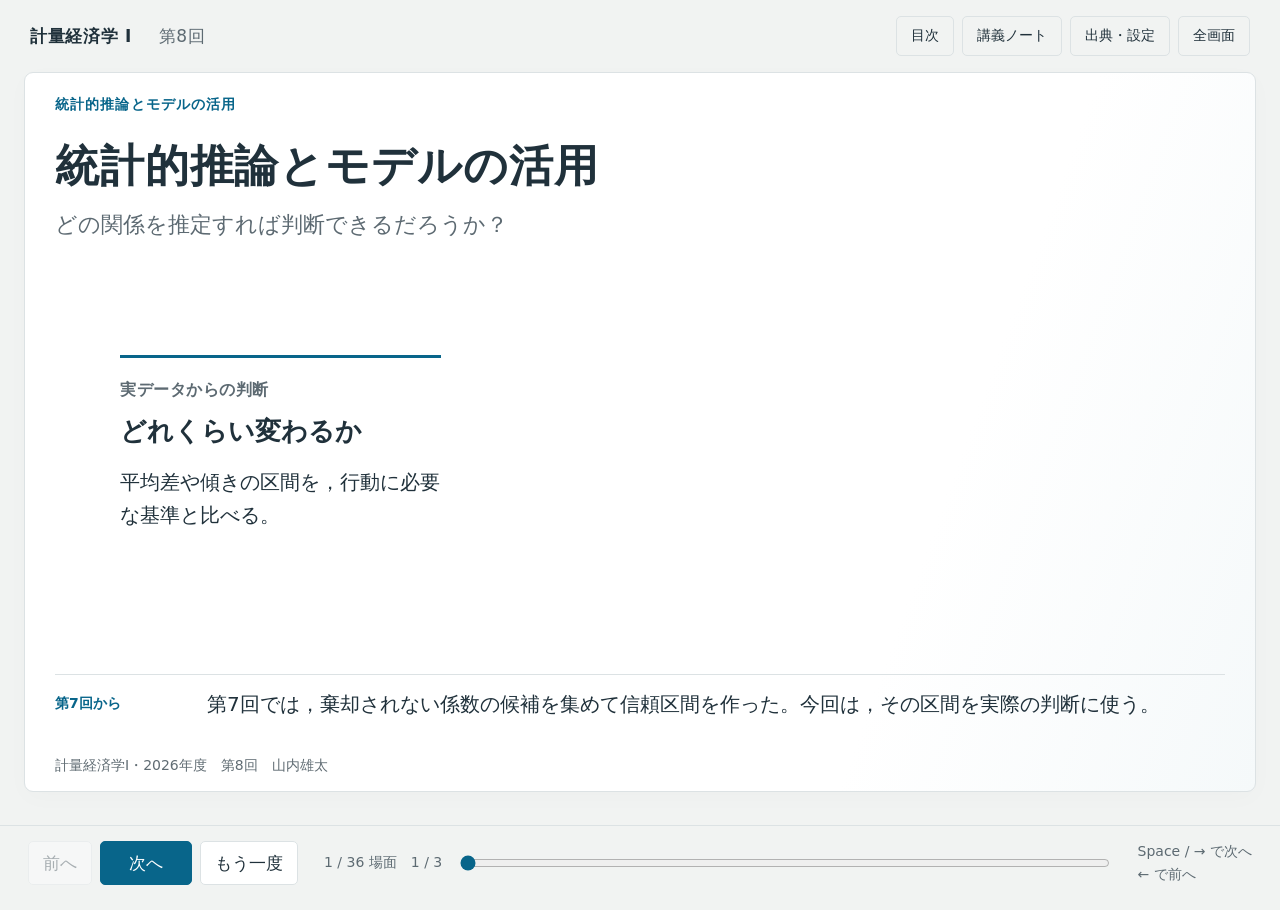
<file: lecture08/whiteboard.html>
<!doctype html>
<html lang="ja">
<head>
  <meta charset="utf-8">
  <meta name="viewport" content="width=device-width, initial-scale=1">
  <meta name="description" content="計量経済学I 第8回。図や式を書き足しながら学ぶ統計的推論とモデルの活用。">
  <meta name="theme-color" content="#08658a">
  <title>第8回 統計的推論とモデルの活用</title>
  <link rel="stylesheet" href="assets/board.css">
  <script defer src="assets/figures.js"></script>
  <script defer src="assets/lecture.js"></script>
  <script defer src="assets/board.js"></script>
</head>
<body>
  <a class="skip" href="#board">板書へ移動</a>
  <header class="masthead">
    <div class="identity">計量経済学 I <span>第8回</span></div>
    <div class="utilities"><button id="toc-open" type="button">目次</button><button id="notes-open" type="button" aria-expanded="false" aria-controls="notes">講義ノート</button><button id="sources-open" type="button">出典・設定</button><button id="fullscreen" type="button">全画面</button></div>
  </header>
  <main>
    <article id="board" class="board" tabindex="-1" aria-labelledby="scene-title">
      <header class="board-heading"><div id="chapter" class="chapter"></div><h1 id="scene-title"></h1><p id="question" class="question"></p></header>
      <div id="workspace" class="workspace"><div id="drawing" class="drawing"></div><div id="writing" class="writing"></div></div>
      <div class="explanation"><span id="cue" class="cue"></span><p id="caption" aria-live="polite" aria-atomic="true"></p></div>
      <div id="source" class="source"></div>
    </article>
    <aside id="notes" class="notes" hidden><h2>この場面の講義ノート</h2><div id="notes-body"></div></aside>
  </main>
  <footer class="controls">
    <div class="transport"><button id="prev" type="button">前へ</button><button id="next" class="primary" type="button">次へ</button><button id="replay" type="button" title="現在の書き込みを再生">もう一度</button></div>
    <div class="position"><label for="scrubber" id="position-label"></label><input id="scrubber" type="range" min="0" value="0" aria-label="講義の再生位置"></div>
    <div class="hint">Space / → で次へ <span>← で前へ</span></div>
  </footer>
  <dialog id="toc"><div class="dialog-head"><h2>第8回の目次</h2><button type="button" data-close>閉じる</button></div><nav id="toc-list" aria-label="講義の場面"></nav></dialog>
  <dialog id="sources"><div class="dialog-head"><h2>出典・設定</h2><button type="button" data-close>閉じる</button></div><div id="sources-body"></div></dialog>
  <noscript><p class="noscript">この講義の段階表示にはJavaScriptを使用します。ブラウザーでJavaScriptを有効にしてください。</p></noscript>
</body>
</html>
</file>
<file: lecture06/assets/css/testing.css>
@font-face{font-family:'STIX Two Math';src:url('../fonts/STIXTwoMath-Regular.otf') format('opentype');font-display:swap}
:root{--ink:#182632;--muted:#52636f;--blue:#005a85;--orange:#be5827;--green:#38734d;--line:#dbe2e6;--paper:#f5f7f8}
*{box-sizing:border-box}html{scroll-behavior:smooth;scroll-padding-top:24px}body{margin:0;color:var(--ink);font:15px/1.8 'Yu Gothic',YuGothic,Meiryo,sans-serif;background:#fff}math,.equation{font-family:'STIX Two Math',math;font-size:1.3em;font-weight:400}a{color:inherit;text-decoration:none}a:hover{text-decoration:underline}button,input,select{font:inherit}button,select{min-height:42px;background:#fff;border:1px solid #aebcc5;border-radius:4px;color:var(--ink)}button{padding:7px 14px;cursor:pointer}button:hover{border-color:var(--blue);background:#edf4f7}button.primary{background:var(--blue);border-color:var(--blue);color:white}button:disabled{opacity:.45;cursor:default}input{accent-color:var(--blue)}:focus-visible{outline:3px solid #ca792d;outline-offset:3px}input[type=range]{width:100%;margin:10px 0 0;cursor:pointer;min-height:24px}[hidden]{display:none!important}.skip-link{position:absolute;top:-100px;left:20px;background:#fff;padding:10px;z-index:10}.skip-link:focus{top:10px}
nav{max-width:1344px;padding:20px 32px;margin:auto;display:flex;align-items:center;justify-content:space-between;border-bottom:1px solid var(--line);font-size:13px}nav .course{font-weight:700}nav div{display:flex;gap:24px;flex-wrap:wrap}main{max-width:1344px;margin:auto;padding:0 32px}header{padding:44px 0 16px}h1{font-size:34px;line-height:1.5;margin:0;font-weight:650}h2{font-size:23px;line-height:1.5;font-weight:650;margin:0 0 20px}h3{font-size:16px;line-height:1.6;font-weight:650;margin:0 0 12px}p{max-width:1000px;margin:12px 0 22px}section{padding:38px 0 24px}section+section{margin-top:22px;border-top:1px solid var(--line)}.question{font-weight:650;color:var(--blue);font-size:17px;margin-top:24px}strong{color:var(--blue)}
.model-line{display:flex;align-items:center;gap:32px;flex-wrap:wrap;margin:24px 0;font-size:18px;color:var(--blue)}.model-line span{font-size:15px}.model-line math{font-size:1.35em}.controls{display:flex;align-items:center;gap:18px;flex-wrap:wrap;margin:22px 0}.playback{display:flex;gap:8px;flex-wrap:wrap}.field-inline{display:flex;align-items:center;gap:9px;font-size:13px;white-space:nowrap}.field-inline select{padding:5px 12px}.counter{margin-left:auto;font-variant-numeric:tabular-nums}.range-field{min-width:260px;max-width:500px;flex:1;font-size:14px}.range-field output{font-size:18px;font-weight:650;color:var(--blue);font-variant-numeric:tabular-nums}.legend{display:flex;align-items:center;gap:22px;flex-wrap:wrap;font-size:12px;margin:14px 0 20px;color:var(--muted)}.key{display:inline-flex;gap:8px;align-items:center}.key::before{content:'';width:20px;border-top:2px solid var(--blue)}.key.orange::before{border-color:var(--orange)}.key.pale::before{border-color:#b2c8d1}.key.gray::before{border-color:#8b99a2;border-top-style:dashed}
.two-plots,.three-plots{display:grid;gap:30px;align-items:start}.two-plots{grid-template-columns:repeat(2,minmax(0,1fr))}.three-plots{grid-template-columns:repeat(3,minmax(0,1fr))}.two-plots article,.three-plots article{min-width:0}.sequence article{border-top:2px solid transparent;padding-top:10px;transition:border-color .2s}.sequence article.active{border-color:var(--orange)}.sequence article.active h3{color:var(--orange)}.sequence article+article{position:relative}.sequence article+article::before{content:'→';position:absolute;left:-23px;top:6px;color:#8c9ca6;font-size:20px}canvas{display:block;width:100%;height:280px}.star-plots canvas{height:290px}.plot-value{display:block;min-height:35px;text-align:center;color:var(--orange);font-variant-numeric:tabular-nums;font-size:15px}.trial-history{margin-top:26px;padding-top:20px;border-top:1px solid var(--line)}.trial-history canvas{height:102px}.result-row{display:flex;justify-content:space-between;align-items:center;gap:16px;margin:18px 0}.result-row output{font-variant-numeric:tabular-nums;color:var(--blue)}.error-result{display:flex;justify-content:space-between;gap:16px;align-items:center;padding:16px 0;border-bottom:2px solid var(--orange)}.error-result span{font-size:14px}.error-result output{font-size:26px;color:var(--orange);font-variant-numeric:tabular-nums}.equation{display:block;min-height:44px;text-align:center;color:var(--blue);margin:16px 0;line-height:1.65;overflow-wrap:anywhere}.decision-line{border-top:1px solid var(--line);padding-top:20px;margin:16px 0;font-size:19px;font-weight:650;color:var(--blue);min-height:60px}.p-plots canvas{height:300px}footer{font-size:12px;color:var(--muted);margin-top:36px;padding:24px 0 30px;border-top:1px solid var(--line);display:flex;gap:24px;flex-wrap:wrap}footer a:first-of-type{margin-left:auto}
@media(max-width:1050px){.three-plots{gap:20px}.sequence article+article::before{left:-18px}.controls{gap:12px}.three-plots canvas{height:255px}.plot-value{font-size:13px}.range-field{max-width:100%;min-width:250px}.equation{font-size:1.15em}}
@media(max-width:700px){nav{padding:18px 20px;flex-wrap:wrap;gap:12px}nav .course{width:100%}nav div{gap:17px}main{padding:0 20px}header{padding-top:28px}h1{font-size:27px}h2{font-size:21px}section{padding-top:28px}p{font-size:14px}.two-plots,.three-plots{grid-template-columns:1fr;gap:26px}.sequence article+article::before{display:none}canvas,.three-plots canvas{height:280px}.star-plots canvas{height:260px}.plot-value{font-size:16px}.controls{gap:12px}.playback button{font-size:13px;padding:7px 10px}.counter{font-size:14px}.range-field{flex-basis:100%}.error-result{gap:10px}.error-result span{font-size:13px}.error-result output{font-size:24px}.model-line{gap:12px;font-size:16px}.model-line math{max-width:100%;font-size:1.25em}.result-row{align-items:flex-start;flex-wrap:wrap;font-size:14px}.equation{font-size:1.25em}.decision-line{font-size:17px}.legend{gap:12px}.question{font-size:16px}footer a:first-of-type{margin-left:0}}
.decision-line output{display:flex;flex-wrap:wrap;gap:8px 24px;align-items:baseline}.decision-line math{font-size:1.12em}.decision-line #p-comparison{white-space:nowrap}
.key.tail::before{height:12px;border:0;background:#f0d4c4}.rejection-comparison{display:grid;grid-template-columns:repeat(2,minmax(0,1fr));gap:24px;margin:18px 0 22px}.rejection-method{min-width:0;border-top:3px solid var(--blue);padding:16px 0 0}.rejection-method h4{font-size:16px;line-height:1.6;margin:0 0 8px}.rejection-method p{font-size:13px;margin:6px 0 12px}.rejection-formula{margin:12px 0 18px;line-height:1.4}.rejection-formula math{font-size:1.5em}.rejection-method .rejection-rule{font-size:14px;font-variant-numeric:tabular-nums}.rejection-rate,.rejection-count,.rejection-theory{display:block;font-variant-numeric:tabular-nums}.rejection-rate{font-size:32px;font-weight:650;line-height:1.4;color:var(--blue)}.rejection-count{font-size:13px;margin:4px 0 10px}.rejection-theory{font-size:13px;color:var(--muted)}.p-sample-info{display:flex;flex-wrap:wrap;gap:8px 24px;align-items:baseline;font-size:14px}.p-sample-info output{color:var(--blue);font-size:17px;font-variant-numeric:tabular-nums}#observed-mean{accent-color:var(--orange)}#observed-mean-value{color:var(--orange)}
@media(max-width:700px){.rejection-comparison{grid-template-columns:1fr;gap:24px}.rejection-method{display:grid;grid-template-columns:minmax(0,1fr) auto;column-gap:16px;align-items:baseline}.rejection-method h4,.rejection-method p,.rejection-method .rejection-formula{grid-column:1}.rejection-method .rejection-rate{grid-column:2;grid-row:1 / span 3;align-self:center;font-size:30px}.rejection-method .rejection-count,.rejection-method .rejection-theory{grid-column:1 / -1}.rejection-formula math{font-size:1.4em}.rejection-method .rejection-rule{margin-bottom:4px}.rejection-count{margin-bottom:4px}}
@media(prefers-reduced-motion:reduce){html{scroll-behavior:auto}.sequence article{transition:none}}
</file>
<file: lecture07/assets/css/intervals.css>
/* Base style: lecture06/assets/css/testing.css */
@font-face{font-family:'STIX Two Math';src:url('../fonts/STIXTwoMath-Regular.otf') format('opentype');font-display:swap}
:root{--ink:#182632;--muted:#52636f;--blue:#005a85;--orange:#be5827;--green:#38734d;--line:#dbe2e6;--paper:#f5f7f8}
*{box-sizing:border-box}html{scroll-behavior:smooth;scroll-padding-top:24px}body{margin:0;color:var(--ink);font:15px/1.8 'Yu Gothic',YuGothic,Meiryo,sans-serif;background:#fff}math,.equation{font-family:'STIX Two Math',math;font-size:1.3em;font-weight:400}a{color:inherit;text-decoration:none}a:hover{text-decoration:underline}button,input,select{font:inherit}button,select{min-height:42px;background:#fff;border:1px solid #aebcc5;border-radius:4px;color:var(--ink)}button{padding:7px 14px;cursor:pointer}button:hover{border-color:var(--blue);background:#edf4f7}button.primary{background:var(--blue);border-color:var(--blue);color:white}button:disabled{opacity:.45;cursor:default}input{accent-color:var(--blue)}:focus-visible{outline:3px solid #ca792d;outline-offset:3px}input[type=range]{width:100%;margin:10px 0 0;cursor:pointer;min-height:24px}[hidden]{display:none!important}.skip-link{position:absolute;top:-100px;left:20px;background:#fff;padding:10px;z-index:10}.skip-link:focus{top:10px}
nav,.course-header{max-width:1344px;padding:20px 32px;margin:auto;display:flex;align-items:center;justify-content:space-between;border-bottom:1px solid var(--line);font-size:13px}nav .course,.course-header .course{font-weight:700}nav div,.course-header div{display:flex;gap:24px;flex-wrap:wrap}main{max-width:1344px;margin:auto;padding:0 32px}header{padding:44px 0 16px}h1{font-size:34px;line-height:1.5;margin:0;font-weight:650}h2{font-size:23px;line-height:1.5;font-weight:650;margin:0 0 20px}h3{font-size:16px;line-height:1.6;font-weight:650;margin:0 0 12px}p{max-width:1000px;margin:12px 0 22px}section{padding:38px 0 24px}section+section{margin-top:22px;border-top:1px solid var(--line)}.question{font-weight:650;color:var(--blue);font-size:17px;margin-top:24px}strong{color:var(--blue)}
.model-line{display:flex;align-items:center;gap:32px;flex-wrap:wrap;margin:24px 0;font-size:18px;color:var(--blue)}.model-line span{font-size:15px}.model-line math{font-size:1.35em}.controls{display:flex;align-items:center;gap:18px;flex-wrap:wrap;margin:22px 0}.playback{display:flex;gap:8px;flex-wrap:wrap}.field-inline{display:flex;align-items:center;gap:9px;font-size:13px;white-space:nowrap}.field-inline select{padding:5px 12px}.counter{margin-left:auto;font-variant-numeric:tabular-nums}.range-field{min-width:260px;max-width:500px;flex:1;font-size:14px}.range-field output{font-size:18px;font-weight:650;color:var(--blue);font-variant-numeric:tabular-nums}.legend{display:flex;align-items:center;gap:22px;flex-wrap:wrap;font-size:12px;margin:14px 0 20px;color:var(--muted)}.key{display:inline-flex;gap:8px;align-items:center}.key::before{content:'';width:20px;border-top:2px solid var(--blue)}.key.orange::before{border-color:var(--orange)}.key.pale::before{border-color:#b2c8d1}.key.gray::before{border-color:#8b99a2;border-top-style:dashed}
.two-plots,.three-plots{display:grid;gap:30px;align-items:start}.two-plots{grid-template-columns:repeat(2,minmax(0,1fr))}.three-plots{grid-template-columns:repeat(3,minmax(0,1fr))}.two-plots article,.three-plots article{min-width:0}.sequence article{border-top:2px solid transparent;padding-top:10px;transition:border-color .2s}.sequence article.active{border-color:var(--orange)}.sequence article.active h3{color:var(--orange)}.sequence article+article{position:relative}.sequence article+article::before{content:'→';position:absolute;left:-23px;top:6px;color:#8c9ca6;font-size:20px}canvas{display:block;width:100%;height:280px}.star-plots canvas{height:290px}.plot-value{display:block;min-height:35px;text-align:center;color:var(--orange);font-variant-numeric:tabular-nums;font-size:15px}.trial-history{margin-top:26px;padding-top:20px;border-top:1px solid var(--line)}.trial-history canvas{height:102px}.result-row{display:flex;justify-content:space-between;align-items:center;gap:16px;margin:18px 0}.result-row output{font-variant-numeric:tabular-nums;color:var(--blue)}.error-result{display:flex;justify-content:space-between;gap:16px;align-items:center;padding:16px 0;border-bottom:2px solid var(--orange)}.error-result span{font-size:14px}.error-result output{font-size:26px;color:var(--orange);font-variant-numeric:tabular-nums}.equation{display:block;min-height:44px;text-align:center;color:var(--blue);margin:16px 0;line-height:1.65;overflow-wrap:anywhere}.decision-line{border-top:1px solid var(--line);padding-top:20px;margin:16px 0;font-size:19px;font-weight:650;color:var(--blue);min-height:60px}.p-plots canvas{height:300px}footer{font-size:12px;color:var(--muted);margin-top:36px;padding:24px 0 30px;border-top:1px solid var(--line);display:flex;gap:24px;flex-wrap:wrap}footer a:first-of-type{margin-left:auto}
@media(max-width:1050px){.three-plots{gap:20px}.sequence article+article::before{left:-18px}.controls{gap:12px}.three-plots canvas{height:255px}.plot-value{font-size:13px}.range-field{max-width:100%;min-width:250px}.equation{font-size:1.15em}}
@media(max-width:700px){nav,.course-header{padding:18px 20px;flex-wrap:wrap;gap:12px}nav .course,.course-header .course{width:100%}nav div,.course-header div{gap:17px}main{padding:0 20px}header{padding-top:28px}h1{font-size:27px}h2{font-size:21px}section{padding-top:28px}p{font-size:14px}.two-plots,.three-plots{grid-template-columns:1fr;gap:26px}.sequence article+article::before{display:none}canvas,.three-plots canvas{height:280px}.star-plots canvas{height:260px}.plot-value{font-size:16px}.controls{gap:12px}.playback button{font-size:13px;padding:7px 10px}.counter{font-size:14px}.range-field{flex-basis:100%}.error-result{gap:10px}.error-result span{font-size:13px}.error-result output{font-size:24px}.model-line{gap:12px;font-size:16px}.model-line math{max-width:100%;font-size:1.25em}.result-row{align-items:flex-start;flex-wrap:wrap;font-size:14px}.equation{font-size:1.25em}.decision-line{font-size:17px}.legend{gap:12px}.question{font-size:16px}footer a:first-of-type{margin-left:0}}
.decision-line output{display:flex;flex-wrap:wrap;gap:8px 24px;align-items:baseline}.decision-line math{font-size:1.12em}.decision-line #p-comparison{white-space:nowrap}
.key.tail::before{height:12px;border:0;background:#f0d4c4}.rejection-comparison{display:grid;grid-template-columns:repeat(2,minmax(0,1fr));gap:24px;margin:18px 0 22px}.rejection-method{min-width:0;border-top:3px solid var(--blue);padding:16px 0 0}.rejection-method h4{font-size:16px;line-height:1.6;margin:0 0 8px}.rejection-method p{font-size:13px;margin:6px 0 12px}.rejection-formula{margin:12px 0 18px;line-height:1.4}.rejection-formula math{font-size:1.5em}.rejection-method .rejection-rule{font-size:14px;font-variant-numeric:tabular-nums}.rejection-rate,.rejection-count,.rejection-theory{display:block;font-variant-numeric:tabular-nums}.rejection-rate{font-size:32px;font-weight:650;line-height:1.4;color:var(--blue)}.rejection-count{font-size:13px;margin:4px 0 10px}.rejection-theory{font-size:13px;color:var(--muted)}.p-sample-info{display:flex;flex-wrap:wrap;gap:8px 24px;align-items:baseline;font-size:14px}.p-sample-info output{color:var(--blue);font-size:17px;font-variant-numeric:tabular-nums}#observed-mean{accent-color:var(--orange)}#observed-mean-value{color:var(--orange)}
@media(max-width:700px){.rejection-comparison{grid-template-columns:1fr;gap:24px}.rejection-method{display:grid;grid-template-columns:minmax(0,1fr) auto;column-gap:16px;align-items:baseline}.rejection-method h4,.rejection-method p,.rejection-method .rejection-formula{grid-column:1}.rejection-method .rejection-rate{grid-column:2;grid-row:1 / span 3;align-self:center;font-size:30px}.rejection-method .rejection-count,.rejection-method .rejection-theory{grid-column:1 / -1}.rejection-formula math{font-size:1.4em}.rejection-method .rejection-rule{margin-bottom:4px}.rejection-count{margin-bottom:4px}}
@media(prefers-reduced-motion:reduce){html{scroll-behavior:auto}.sequence article{transition:none}}

/* Components specific to the interval lessons; basic styles match lecture 06. */
:root{--purple:#80629a}
.math{font-family:'STIX Two Math',math;font-size:1.12em;font-weight:400}
.model-line .math{font-size:1.35em}
.settings{display:flex;align-items:center;gap:18px;flex-wrap:wrap;margin:22px 0}
.settings label,.inline-field{display:flex;align-items:center;gap:9px;font-size:13px;white-space:nowrap}
.settings select,.inline-field select,.plot-heading select{padding:5px 12px}
.key.curve::before{border-color:var(--green)}
.key.estimate::before,.key.missed::before{border-color:var(--orange)}
.key.population::before{border-top-style:dashed}
.key.covered::before{border-color:#4c849c}
.key.limits::before{border-color:var(--purple)}
.result-row p{margin:0;max-width:680px;font-size:14px}
.result-row .playback{flex-shrink:0}
.equation{display:flex;justify-content:center;align-items:center;gap:12px;flex-wrap:wrap}
.equation math{font-size:1.3em}
.construction-caption{font-family:'Yu Gothic',YuGothic,Meiryo,sans-serif;font-size:17px;font-weight:650;color:var(--blue);margin:24px 0;max-width:none}
.formula-stage{gap:18px;margin:16px 0;min-height:60px}
.formula-condition{width:100%}
.formula-bounds{display:flex;justify-content:center;align-items:center;gap:12px 30px;flex-wrap:wrap}
.bounds-and{font-family:'Yu Gothic',YuGothic,Meiryo,sans-serif;font-size:14px;color:var(--muted)}
.candidate-selector,.sample-selector{display:block;min-width:260px;max-width:500px;margin:22px 0;font-size:14px}
.candidate-selector output{font-size:18px;font-weight:650;color:var(--blue);font-variant-numeric:tabular-nums;margin-left:8px}
.candidate-plots canvas{height:300px}
.coverage-plots canvas{height:380px}
.plot-description{font-size:13px;color:var(--muted);margin:10px 0}
#construction-fixed{margin:24px 0}
#candidate-test,#candidate-set{min-height:42px;font-size:14px}
#candidate-test:not(.rejected),#candidate-set,#selected-interval:not(.rejected),#selected-test:not(.rejected){color:var(--blue)}
.plot-value.rejected,.rejected{color:var(--orange)}
.coverage-result{border-top:1px solid var(--line);padding-top:20px;margin:16px 0;display:flex;align-items:baseline;justify-content:space-between;gap:16px;flex-wrap:wrap}
.coverage-result output{font-size:19px;font-weight:650;color:var(--blue);font-variant-numeric:tabular-nums}
.coverage-result span{font-size:13px;color:var(--muted)}
#coverage-message:empty{display:none}
#coverage-message{color:var(--orange)}
details{margin:32px 0;border-top:1px solid var(--line);padding:24px 0}
summary{cursor:pointer;font-size:15px;color:var(--blue);width:fit-content}
@media(max-width:1050px){.settings{gap:12px}.result-row{align-items:flex-start;flex-wrap:wrap}}
@media(max-width:700px){
  .settings label{white-space:normal;flex-wrap:wrap}
  .model-line .math{font-size:1.25em}
  .candidate-selector,.sample-selector{min-width:0;max-width:none;width:100%}
  .candidate-plots canvas{height:300px}
  .coverage-plots canvas{height:380px}
  .formula-bounds{flex-direction:column;gap:8px}
  .formula-bounds math{font-size:1.13em}
  .construction-caption{font-size:16px}
  .coverage-result output{font-size:17px}
  #candidate-test,#candidate-set{font-size:13px}
  .result-row .playback{flex-shrink:1}
}

/* The regression lesson adds tables and paired scatter/interval diagrams. */
.regression-plots canvas{height:300px}
.se-explanation p{margin:8px 0 18px}
.se-explanation .equation{gap:30px}
.numeric-values{display:flex;flex-wrap:wrap;gap:8px 24px;font-size:14px;font-variant-numeric:tabular-nums;color:var(--muted);margin:16px 0}
.numeric-values strong{font-weight:650}
.plot-heading{display:flex;justify-content:space-between;align-items:center;gap:10px;margin-bottom:12px;min-height:42px}
.plot-heading h3{margin:0}
.plot-heading select{font-size:13px;max-width:145px}
.candidate-plots article>h3{display:flex;align-items:center;min-height:42px}
.table-scroll{max-width:100%;overflow-x:auto}
table{border-collapse:collapse;font-size:14px;line-height:1.8;width:100%;font-variant-numeric:tabular-nums}
th,td{text-align:left;border-bottom:1px solid var(--line);padding:10px 12px}
th{font-weight:650}
td.rejected{color:var(--orange)}td.accepted{color:var(--blue)}
.width-plots canvas{height:430px}
.effect-plots canvas{height:300px}
.effect-plots table{font-size:13px}
.effect-plots th,.effect-plots td{padding:10px 6px}
#calculation{margin-bottom:36px}
@media(max-width:700px){
  th,td{font-size:13px;padding:8px 5px}
  .numeric-values{gap:8px 16px;font-size:13px}
  .plot-heading{flex-wrap:wrap}
  .plot-heading select{max-width:130px}
  .width-plots canvas{height:430px}
  .se-explanation .equation{gap:20px}
  .effect-plots th,.effect-plots td{font-size:12px;padding:9px 4px}
}
</file>
<file: lecture08/assets/inference.css>
/* Base style: lecture06/assets/css/testing.css */
@font-face{font-family:'STIX Two Math';src:url('fonts/STIXTwoMath-Regular.otf') format('opentype');font-display:swap}
:root{--ink:#182632;--muted:#52636f;--blue:#005a85;--orange:#be5827;--green:#38734d;--line:#dbe2e6;--paper:#f5f7f8}
*{box-sizing:border-box}html{scroll-behavior:smooth;scroll-padding-top:24px}body{margin:0;color:var(--ink);font:15px/1.8 'Yu Gothic',YuGothic,Meiryo,sans-serif;background:#fff}math,.equation{font-family:'STIX Two Math',math;font-size:1.3em;font-weight:400}a{color:inherit;text-decoration:none}a:hover{text-decoration:underline}button,input,select{font:inherit}button,select{min-height:42px;background:#fff;border:1px solid #aebcc5;border-radius:4px;color:var(--ink)}button{padding:7px 14px;cursor:pointer}button:hover{border-color:var(--blue);background:#edf4f7}button.primary{background:var(--blue);border-color:var(--blue);color:white}button:disabled{opacity:.45;cursor:default}input{accent-color:var(--blue)}:focus-visible{outline:3px solid #ca792d;outline-offset:3px}input[type=range]{width:100%;margin:10px 0 0;cursor:pointer;min-height:24px}[hidden]{display:none!important}.skip-link{position:absolute;top:-100px;left:20px;background:#fff;padding:10px;z-index:10}.skip-link:focus{top:10px}
nav,.course-header{max-width:1344px;padding:20px 32px;margin:auto;display:flex;align-items:center;justify-content:space-between;border-bottom:1px solid var(--line);font-size:13px}nav .course,.course-header .course{font-weight:700}nav div,.course-header div{display:flex;gap:24px;flex-wrap:wrap}main{max-width:1344px;margin:auto;padding:0 32px}header{padding:44px 0 16px}h1{font-size:34px;line-height:1.5;margin:0;font-weight:650}h2{font-size:23px;line-height:1.5;font-weight:650;margin:0 0 20px}h3{font-size:16px;line-height:1.6;font-weight:650;margin:0 0 12px}p{max-width:1000px;margin:12px 0 22px}section{padding:38px 0 24px}section+section{margin-top:22px;border-top:1px solid var(--line)}.question{font-weight:650;color:var(--blue);font-size:17px;margin-top:24px}strong{color:var(--blue)}
.model-line{display:flex;align-items:center;gap:32px;flex-wrap:wrap;margin:24px 0;font-size:18px;color:var(--blue)}.model-line span{font-size:15px}.model-line math{font-size:1.35em}.controls{display:flex;align-items:center;gap:18px;flex-wrap:wrap;margin:22px 0}.playback{display:flex;gap:8px;flex-wrap:wrap}.field-inline{display:flex;align-items:center;gap:9px;font-size:13px;white-space:nowrap}.field-inline select{padding:5px 12px}.counter{margin-left:auto;font-variant-numeric:tabular-nums}.range-field{min-width:260px;max-width:500px;flex:1;font-size:14px}.range-field output{font-size:18px;font-weight:650;color:var(--blue);font-variant-numeric:tabular-nums}.legend{display:flex;align-items:center;gap:22px;flex-wrap:wrap;font-size:12px;margin:14px 0 20px;color:var(--muted)}.key{display:inline-flex;gap:8px;align-items:center}.key::before{content:'';width:20px;border-top:2px solid var(--blue)}.key.orange::before{border-color:var(--orange)}.key.pale::before{border-color:#b2c8d1}.key.gray::before{border-color:#8b99a2;border-top-style:dashed}
.two-plots,.three-plots{display:grid;gap:30px;align-items:start}.two-plots{grid-template-columns:repeat(2,minmax(0,1fr))}.three-plots{grid-template-columns:repeat(3,minmax(0,1fr))}.two-plots article,.three-plots article{min-width:0}.sequence article{border-top:2px solid transparent;padding-top:10px;transition:border-color .2s}.sequence article.active{border-color:var(--orange)}.sequence article.active h3{color:var(--orange)}.sequence article+article{position:relative}.sequence article+article::before{content:'→';position:absolute;left:-23px;top:6px;color:#8c9ca6;font-size:20px}canvas{display:block;width:100%;height:280px}.star-plots canvas{height:290px}.plot-value{display:block;min-height:35px;text-align:center;color:var(--orange);font-variant-numeric:tabular-nums;font-size:15px}.trial-history{margin-top:26px;padding-top:20px;border-top:1px solid var(--line)}.trial-history canvas{height:102px}.result-row{display:flex;justify-content:space-between;align-items:center;gap:16px;margin:18px 0}.result-row output{font-variant-numeric:tabular-nums;color:var(--blue)}.error-result{display:flex;justify-content:space-between;gap:16px;align-items:center;padding:16px 0;border-bottom:2px solid var(--orange)}.error-result span{font-size:14px}.error-result output{font-size:26px;color:var(--orange);font-variant-numeric:tabular-nums}.equation{display:block;min-height:44px;text-align:center;color:var(--blue);margin:16px 0;line-height:1.65;overflow-wrap:anywhere}.decision-line{border-top:1px solid var(--line);padding-top:20px;margin:16px 0;font-size:19px;font-weight:650;color:var(--blue);min-height:60px}.p-plots canvas{height:300px}footer{font-size:12px;color:var(--muted);margin-top:36px;padding:24px 0 30px;border-top:1px solid var(--line);display:flex;gap:24px;flex-wrap:wrap}footer a:first-of-type{margin-left:auto}
@media(max-width:1050px){.three-plots{gap:20px}.sequence article+article::before{left:-18px}.controls{gap:12px}.three-plots canvas{height:255px}.plot-value{font-size:13px}.range-field{max-width:100%;min-width:250px}.equation{font-size:1.15em}}
@media(max-width:700px){nav,.course-header{padding:18px 20px;flex-wrap:wrap;gap:12px}nav .course,.course-header .course{width:100%}nav div,.course-header div{gap:17px}main{padding:0 20px}header{padding-top:28px}h1{font-size:27px}h2{font-size:21px}section{padding-top:28px}p{font-size:14px}.two-plots,.three-plots{grid-template-columns:1fr;gap:26px}.sequence article+article::before{display:none}canvas,.three-plots canvas{height:280px}.star-plots canvas{height:260px}.plot-value{font-size:16px}.controls{gap:12px}.playback button{font-size:13px;padding:7px 10px}.counter{font-size:14px}.range-field{flex-basis:100%}.error-result{gap:10px}.error-result span{font-size:13px}.error-result output{font-size:24px}.model-line{gap:12px;font-size:16px}.model-line math{max-width:100%;font-size:1.25em}.result-row{align-items:flex-start;flex-wrap:wrap;font-size:14px}.equation{font-size:1.25em}.decision-line{font-size:17px}.legend{gap:12px}.question{font-size:16px}footer a:first-of-type{margin-left:0}}
.decision-line output{display:flex;flex-wrap:wrap;gap:8px 24px;align-items:baseline}.decision-line math{font-size:1.12em}.decision-line #p-comparison{white-space:nowrap}
.key.tail::before{height:12px;border:0;background:#f0d4c4}.rejection-comparison{display:grid;grid-template-columns:repeat(2,minmax(0,1fr));gap:24px;margin:18px 0 22px}.rejection-method{min-width:0;border-top:3px solid var(--blue);padding:16px 0 0}.rejection-method h4{font-size:16px;line-height:1.6;margin:0 0 8px}.rejection-method p{font-size:13px;margin:6px 0 12px}.rejection-formula{margin:12px 0 18px;line-height:1.4}.rejection-formula math{font-size:1.5em}.rejection-method .rejection-rule{font-size:14px;font-variant-numeric:tabular-nums}.rejection-rate,.rejection-count,.rejection-theory{display:block;font-variant-numeric:tabular-nums}.rejection-rate{font-size:32px;font-weight:650;line-height:1.4;color:var(--blue)}.rejection-count{font-size:13px;margin:4px 0 10px}.rejection-theory{font-size:13px;color:var(--muted)}.p-sample-info{display:flex;flex-wrap:wrap;gap:8px 24px;align-items:baseline;font-size:14px}.p-sample-info output{color:var(--blue);font-size:17px;font-variant-numeric:tabular-nums}#observed-mean{accent-color:var(--orange)}#observed-mean-value{color:var(--orange)}
@media(max-width:700px){.rejection-comparison{grid-template-columns:1fr;gap:24px}.rejection-method{display:grid;grid-template-columns:minmax(0,1fr) auto;column-gap:16px;align-items:baseline}.rejection-method h4,.rejection-method p,.rejection-method .rejection-formula{grid-column:1}.rejection-method .rejection-rate{grid-column:2;grid-row:1 / span 3;align-self:center;font-size:30px}.rejection-method .rejection-count,.rejection-method .rejection-theory{grid-column:1 / -1}.rejection-formula math{font-size:1.4em}.rejection-method .rejection-rule{margin-bottom:4px}.rejection-count{margin-bottom:4px}}
@media(prefers-reduced-motion:reduce){html{scroll-behavior:auto}.sequence article{transition:none}}

/* Components specific to the interval lessons; basic styles match lecture 06. */
:root{--purple:#80629a}
.math{font-family:'STIX Two Math',math;font-size:1.12em;font-weight:400}
.model-line .math{font-size:1.35em}
.settings{display:flex;align-items:center;gap:18px;flex-wrap:wrap;margin:22px 0}
.settings label,.inline-field{display:flex;align-items:center;gap:9px;font-size:13px;white-space:nowrap}
.settings select,.inline-field select,.plot-heading select{padding:5px 12px}
.key.curve::before{border-color:var(--green)}
.key.estimate::before,.key.missed::before{border-color:var(--orange)}
.key.population::before{border-top-style:dashed}
.key.covered::before{border-color:#4c849c}
.key.limits::before{border-color:var(--purple)}
.result-row p{margin:0;max-width:680px;font-size:14px}
.result-row .playback{flex-shrink:0}
.equation{display:flex;justify-content:center;align-items:center;gap:12px;flex-wrap:wrap}
.equation math{font-size:1.3em}
.construction-caption{font-family:'Yu Gothic',YuGothic,Meiryo,sans-serif;font-size:17px;font-weight:650;color:var(--blue);margin:24px 0;max-width:none}
.formula-stage{gap:18px;margin:16px 0;min-height:60px}
.formula-condition{width:100%}
.formula-bounds{display:flex;justify-content:center;align-items:center;gap:12px 30px;flex-wrap:wrap}
.bounds-and{font-family:'Yu Gothic',YuGothic,Meiryo,sans-serif;font-size:14px;color:var(--muted)}
.candidate-selector,.sample-selector{display:block;min-width:260px;max-width:500px;margin:22px 0;font-size:14px}
.candidate-selector output{font-size:18px;font-weight:650;color:var(--blue);font-variant-numeric:tabular-nums;margin-left:8px}
.candidate-plots canvas{height:300px}
.coverage-plots canvas{height:380px}
.plot-description{font-size:13px;color:var(--muted);margin:10px 0}
#construction-fixed{margin:24px 0}
#candidate-test,#candidate-set{min-height:42px;font-size:14px}
#candidate-test:not(.rejected),#candidate-set,#selected-interval:not(.rejected),#selected-test:not(.rejected){color:var(--blue)}
.plot-value.rejected,.rejected{color:var(--orange)}
.coverage-result{border-top:1px solid var(--line);padding-top:20px;margin:16px 0;display:flex;align-items:baseline;justify-content:space-between;gap:16px;flex-wrap:wrap}
.coverage-result output{font-size:19px;font-weight:650;color:var(--blue);font-variant-numeric:tabular-nums}
.coverage-result span{font-size:13px;color:var(--muted)}
#coverage-message:empty{display:none}
#coverage-message{color:var(--orange)}
details{margin:32px 0;border-top:1px solid var(--line);padding:24px 0}
summary{cursor:pointer;font-size:15px;color:var(--blue);width:fit-content}
@media(max-width:1050px){.settings{gap:12px}.result-row{align-items:flex-start;flex-wrap:wrap}}
@media(max-width:700px){
  .settings label{white-space:normal;flex-wrap:wrap}
  .model-line .math{font-size:1.25em}
  .candidate-selector,.sample-selector{min-width:0;max-width:none;width:100%}
  .candidate-plots canvas{height:300px}
  .coverage-plots canvas{height:380px}
  .formula-bounds{flex-direction:column;gap:8px}
  .formula-bounds math{font-size:1.13em}
  .construction-caption{font-size:16px}
  .coverage-result output{font-size:17px}
  #candidate-test,#candidate-set{font-size:13px}
  .result-row .playback{flex-shrink:1}
}
</file>
<file: docs/lecture02/style.css>
:root{--ink:#182c38;--muted:#60717a;--paper:#f6f5f0;--white:#fff;--line:#dce2de;--a:#1b6287;--b:#b65c3d;--mean:#437760;--numbers:"TeX Gyre Heros",sans-serif;--math:"Lecture MLModern",var(--sans);--sans:"Slide Numerals","BIZ UDGothic","BIZ UDゴシック","BIZ UDPGothic","Hiragino Kaku Gothic ProN","Yu Gothic",Meiryo,system-ui,sans-serif}
*{box-sizing:border-box}html{scroll-behavior:smooth}body{margin:0;background:var(--paper);color:var(--ink);font-family:var(--sans);font-size:14px;line-height:1.8}button,input,select{font:inherit}button,a,input,select,summary{-webkit-tap-highlight-color:transparent}button,a{touch-action:manipulation}button{cursor:pointer}button:disabled{cursor:wait;opacity:.5}a{color:var(--a);text-underline-offset:3px}button:focus-visible,a:focus-visible,input:focus-visible,select:focus-visible,summary:focus-visible{outline:3px solid #e1a631;outline-offset:3px}input[type=checkbox],input[type=range]{accent-color:var(--a)}[hidden]{display:none!important}h1,h2,h3,p{margin:0}h2{font-size:21px;line-height:1.55;letter-spacing:.02em}h3{font-size:14px}i{font-family:var(--math);font-weight:400}.skip{position:absolute;top:-80px;left:12px;background:white;padding:10px;z-index:4}.skip:focus{top:10px}.masthead{max-width:1500px;margin:auto;padding:20px 40px;border-bottom:1px solid var(--line);display:flex;justify-content:space-between;align-items:center;gap:20px}.brand{display:flex;align-items:center;gap:11px;text-decoration:none;color:var(--ink);font-size:13px;font-weight:700;white-space:nowrap}.brand-mark{display:grid;place-items:center;width:31px;height:31px;background:var(--ink);color:white;font-family:var(--sans);font-size:20px}.brand-divider{color:#b9c2bf;margin:0 3px}.runtime{display:flex;gap:7px;align-items:center;color:var(--muted);font-size:11px}.status-dot{height:7px;width:7px;flex-shrink:0;border-radius:50%;background:#bd9861}.status-dot.ready{background:var(--mean)}.status-dot.error{background:#c94633}main{max-width:1500px;margin:auto;padding:0 40px}.intro{display:flex;gap:52px;justify-content:space-between;align-items:center;padding:44px 0 40px}.eyebrow{font-size:10px;letter-spacing:.15em;color:var(--muted);font-weight:700;margin-bottom:8px}h1{font-family:var(--sans);font-weight:600;font-size:clamp(30px,3vw,42px);line-height:1.4;letter-spacing:.02em}.lead{margin-top:16px;font-size:13px;line-height:1.95;color:#4a5c64}.model-intro{flex:0 0 318px;border-left:2px solid #c8d3cb;padding:5px 0 5px 25px;font-size:12px}.tiny-label{font-size:11px;color:var(--muted)}.formula{font:24px/1.7 var(--math);margin:8px 0 12px;white-space:nowrap}.model-tag{display:inline-block;font-size:10px;letter-spacing:.04em;margin-top:16px;color:var(--mean)}.lab-layout{display:grid;grid-template-columns:253px minmax(0,1fr);gap:32px;align-items:start}.controls{border-top:3px solid var(--ink);background:#eceee7;padding:20px 19px 18px;position:sticky;top:18px}.control-heading{display:flex;align-items:center;justify-content:space-between;gap:4px}.control-heading h2{font-size:15px}.text-button{border:0;background:none;color:var(--muted);padding:3px 0;text-decoration:underline;text-underline-offset:3px;font-size:11px}.control-help{font-size:10px;color:#63716c;line-height:1.8;margin:8px 0 16px}.controls fieldset{margin:0;padding:0;border:0;min-width:0}.controls legend{font-size:12px;font-weight:bold;margin-bottom:9px;display:flex;align-items:center;gap:8px}.controls label{display:block;font-size:11px;margin:12px 0 5px}.controls output{float:right;font-family:var(--sans);font-size:16px;font-weight:bold;line-height:1.3;color:var(--ink)}select,input[type=number]{width:100%;border:1px solid #cbd4cd;border-radius:4px;background:white;padding:6px 9px;color:var(--ink);font-size:12px;min-height:36px}.controls input[type=range]{width:100%;margin:5px 0;height:18px;cursor:pointer}.group-dot{display:inline-grid;place-items:center;font-size:11px;width:23px;height:23px;border-radius:50%;color:white;background:var(--a);line-height:1}.group-b .group-dot{background:var(--b)}.group-b input[type=range]{accent-color:var(--b)}.presets{display:flex;gap:6px;margin:9px 0 20px}.presets button{flex:1;background:transparent;border:1px solid #c3ccc5;color:#4c605a;border-radius:4px;font-size:10px;padding:4px}.presets button:hover{background:white}.shared-control{padding-top:15px!important;border-top:1px solid #cbd4cb!important}.shared-control legend{padding-top:15px}.primary,.secondary{min-height:38px;border:1px solid var(--ink);border-radius:5px;padding:8px 16px;line-height:1.5;font-size:12px;font-weight:600}.primary{background:var(--ink);color:white}.primary:hover:not(:disabled){background:#2d4d5c}.secondary{background:white;color:var(--ink);border-color:#c3cec7}.secondary:hover:not(:disabled){background:#edf1ed}#resample{width:100%;margin-top:18px;display:flex;justify-content:space-between;align-items:center}.results{min-width:0}.section{border-top:1px solid #bac7c0;padding:22px 0 28px}.section+.section{margin-top:12px}.section-heading{display:flex;align-items:end;justify-content:space-between;gap:20px;margin-bottom:17px}.section-heading>p{font-size:10px;color:var(--muted);max-width:260px;text-align:right}.section>p:not(.caption){font-size:12px;color:#485d65;line-height:1.95;margin-bottom:14px}.display-controls{display:flex;flex-wrap:wrap;gap:8px 22px;margin-bottom:14px;font-size:10px}.display-controls label{display:flex;gap:5px;align-items:center;cursor:pointer}.display-controls input{margin:0 3px 0 0;width:13px;height:13px}.key{width:23px;height:0;border-top:2px solid var(--mean)}.key.population{border-color:var(--a)}.key.ols{border-color:#26343c;border-top-style:dashed}.plots-pair{display:grid;grid-template-columns:repeat(2,minmax(0,1fr));gap:16px}.plot-card{background:white;border:1px solid var(--line);border-radius:7px;overflow:hidden}.plot-title{display:flex;justify-content:space-between;gap:8px;align-items:center;padding:14px 15px 3px}.plot-title h3{display:flex;align-items:center;gap:8px}.plot-title>span{font-size:10px;color:var(--muted)}.chart{width:100%;overflow:hidden}.chart svg{display:block;width:100%;height:auto}.scatter{aspect-ratio:460/320}.density{aspect-ratio:460/160}.placeholder{display:flex;align-items:center;justify-content:center;font-size:11px;padding:30px;color:var(--muted);height:100%;text-align:center;background:linear-gradient(white,#f5f7f3)}.density-title{display:flex;justify-content:space-between;gap:8px;border-top:1px solid #eef1eb;margin:2px 15px 0;padding-top:10px;font-size:9px;color:var(--muted)}.density-title>span:last-child{color:var(--ink)}.slope-summary{display:grid;grid-template-columns:1fr 1fr;background:#f2f7f9;border-top:1px solid var(--line);text-align:center;padding:12px 2px;font-size:10px;color:var(--muted)}.group-b .slope-summary{background:#faf3ef}.slope-summary>div+div{border-left:1px solid #d4dedb}.slope-summary strong{display:block;font:29px/1.5 var(--sans);color:var(--a);font-variant-numeric:tabular-nums}.group-b .slope-summary strong{color:var(--b)}.sample-playback{display:flex;align-items:center;gap:13px;flex-wrap:wrap;padding:17px 0 8px}.sample-playback label{font-size:10px;margin-left:auto}.sample-playback output{font-weight:bold;font-variant-numeric:tabular-nums;margin-left:7px}.sample-playback input{flex:0 1 170px;min-width:100px}.caption{font-size:10px;color:var(--muted);line-height:1.95;margin:8px 0 14px}.table-wrap{overflow-x:auto}table{width:100%;border-collapse:collapse;font-size:11px;margin-top:9px;font-variant-numeric:tabular-nums}caption{text-align:left;font-size:11px;font-weight:bold;padding:0 0 9px}th,td{border-bottom:1px solid var(--line);padding:8px 12px;text-align:right;white-space:nowrap}th:first-child{text-align:left}thead th{color:var(--muted);font-size:10px;background:#edf0e9;font-weight:500}tbody th{font-weight:400}.a-text{color:var(--a)}.b-text{color:var(--b)}.equation{font:italic 23px/1.8 var(--sans);margin:18px 0 23px;padding:14px 20px;background:#e9eee6;border-left:3px solid #93aa97;overflow-x:auto;white-space:nowrap}.error-plots h3,.histogram+h3{font-size:11px}.error-chart{aspect-ratio:460/180}.error-plots>div{min-width:0}.error-plots h3{font-weight:500}.best{font-weight:700;background:#ecf2e9}.repeat-toolbar{display:flex;align-items:center;gap:12px;flex-wrap:wrap;margin:20px 0}.repeat-toolbar label{font-size:11px}.repeat-toolbar select{width:110px}#repeat-status{font-size:10px;color:var(--muted)}.histogram{aspect-ratio:460/250}#repeat-result h3{font-size:12px}.empty-state{min-height:160px;border:1px dashed #c5d0c8;display:flex;align-items:center;justify-content:center;gap:18px;font-size:11px;color:var(--muted);background:#f0f2ec}.empty-state>span{font:42px var(--sans);color:#9dae9f}.method-section h2{font-size:17px;margin-bottom:18px}details{border-top:1px solid var(--line);border-bottom:1px solid var(--line);font-size:12px}summary{padding:13px 0;cursor:pointer}.detail-body{padding:0 0 14px}.detail-body p{margin:8px 0 14px;line-height:2;color:#4e6168}.download-row{display:flex;flex-wrap:wrap;gap:12px;align-items:center;margin-top:20px}.download-row a{font-size:11px}footer{max-width:1420px;margin:20px auto 0;padding:22px 0 35px;border-top:1px solid var(--line);display:flex;justify-content:space-between;gap:20px;color:var(--muted);font-size:10px}.error-box{background:#fff0e9;border:1px solid #d5a080;padding:14px 18px;margin:0 0 24px;font-size:13px}.plot-svg text{font-family:var(--sans);fill:var(--muted);font-size:11px}.plot-svg .axis-label{font-size:11px;fill:#52656e}.plot-svg .grid{stroke:#e9eee9;stroke-width:1}.plot-svg .axis{stroke:#b9c6bf;stroke-width:1}.plot-svg .data-point{fill-opacity:.32}.plot-svg .mean-line{stroke:var(--mean);stroke-width:2.4;fill:none}.plot-svg .pop-line{stroke-width:2.8;fill:none}.plot-svg .ols-line{stroke:#27313b;stroke-width:2;stroke-dasharray:8 5;fill:none}.plot-svg .tick{font-variant-numeric:tabular-nums}
@media(min-width:801px){.controls{max-height:calc(100dvh - 36px);overflow-y:auto;scrollbar-width:thin;scrollbar-color:#b3c0b5 transparent}}
@media(min-width:1450px){.controls{padding:23px}.lab-layout{grid-template-columns:270px minmax(0,1fr);gap:42px}}
@media(max-width:1100px){main{padding:0 24px}.masthead{padding:16px 24px}.intro{gap:24px}.model-intro{flex-basis:280px;padding-left:18px}.formula{font-size:22px}.lab-layout{grid-template-columns:222px minmax(0,1fr);gap:22px}.controls{padding:16px 14px}.wide-only{display:none}.section-heading{display:block}.section-heading>p{text-align:left;max-width:none;margin-top:8px}.sample-playback label{margin-left:0}.sample-playback input{flex:1}footer{margin-left:24px;margin-right:24px}.plot-title{padding:12px 10px 4px}.plot-title>span{font-size:9px}.density-title{margin:2px 10px 0;flex-wrap:wrap;gap:0 8px}.display-controls{gap:7px 13px}.slope-summary{font-size:9px}.slope-summary strong{font-size:25px}}
@media(max-width:800px){.intro{align-items:start;flex-direction:column;padding:30px 0;gap:24px}.model-intro{flex-basis:auto;width:100%;display:grid;grid-template-columns:1fr 1fr;gap:0 20px;padding-left:17px}.model-intro>.tiny-label{grid-column:1}.model-intro>.formula{grid-column:1;margin:5px 0}.model-intro>p:not(.formula){grid-row:1/4;grid-column:2}.model-tag{margin-top:0}.lab-layout{grid-template-columns:1fr}.controls{position:static;padding:19px}#settings{display:grid;grid-template-columns:1fr 1fr;gap:0 22px}.control-heading,#settings>.control-help,#settings>.shared-control,#resample{grid-column:1/-1}.shared-control{display:grid;grid-template-columns:1fr 1fr;gap:0 20px}.shared-control>label,.shared-control>input,.shared-control>select{grid-column:1/-1}.control-help{margin-bottom:15px}.section-heading{display:flex;align-items:end}.section-heading>p{max-width:190px;text-align:right}.plots-pair{gap:14px}.model-tag{font-size:9px}.display-controls{font-size:11px}.slope-summary{font-size:11px}.results{width:100%}}
@media(max-width:520px){body{font-size:13px}main{padding:0 16px}.masthead{padding:14px 16px;align-items:start;flex-direction:column;gap:10px}.brand{font-size:11px}.runtime{font-size:10px}h1{font-size:31px}.lead{font-size:12px}.model-intro{display:block}.model-intro>p:not(.formula){font-size:11px}.model-tag{margin-top:10px}.formula{font-size:23px}.plots-pair{grid-template-columns:1fr;gap:18px}.section-heading{display:block}.section-heading>p{text-align:left;max-width:none}.section-heading h2{font-size:19px}.plot-title{padding:15px 15px 5px}.plot-title>span{font-size:11px}.density-title{margin:2px 15px 0;font-size:10px}.slope-summary strong{font-size:28px}.slope-summary{font-size:11px}.display-controls{gap:10px 16px;font-size:10px}.sample-playback{gap:12px}.sample-playback label{margin-left:auto}.sample-playback input{flex-basis:100%}.equation{font-size:20px;padding:12px 13px}.error-plots{grid-template-columns:1fr 1fr;gap:10px}.error-plots h3{font-size:9px}.repeat-toolbar{gap:9px}.repeat-toolbar .primary{flex-basis:100%}th,td{padding:8px;font-size:10px}footer{margin-left:16px;margin-right:16px;flex-direction:column;gap:5px}.download-row{gap:10px}.download-row button{width:100%}}
@media(prefers-reduced-motion:reduce){html{scroll-behavior:auto}}

.math{font-family:var(--math);font-style:normal;font-weight:400;font-variant-numeric:normal}
.math i{font-family:inherit}
.math sup,.math sub,.formula sup{font-size:.75em;line-height:0}
.controls output,input[type=number],.slope-summary strong,table td,.sample-playback output,.plot-svg .tick{font-family:var(--numbers);font-variant-numeric:tabular-nums}
#shape{font-family:var(--math)}
.plot-svg .math{font-family:var(--math);font-style:italic}

.shared-settings{grid-column:1/-1;border:0;font-size:inherit}
.shared-settings>summary{display:none}
.sample-actions{grid-column:1/-1}
.mobile-group-switch,.mobile-settings-slot,.mobile-secondary-settings{display:none}
@media(max-width:800px){
  .mobile-group-switch{display:flex;gap:4px;padding:4px;margin-bottom:12px;border:1px solid var(--line);border-radius:7px;background:#e9eee9}
  .mobile-group-switch button{flex:1;min-height:44px;border:0;border-radius:4px;background:transparent;font-size:13px;font-weight:700;color:var(--muted)}
  .mobile-group-switch [data-view-group="a"][aria-pressed="true"]{background:var(--a);color:white}
  .mobile-group-switch [data-view-group="b"][aria-pressed="true"]{background:var(--b);color:white}
  .mobile-settings-slot{display:block;margin-bottom:12px}
  #simulation-controls{padding:12px 14px;border-top:2px solid var(--a);border-radius:5px}
  #settings{display:block}
  #settings>.control-help{margin:5px 0 9px}
  #settings>.distribution-note{margin:7px 0 0}
  #simulation-controls .distribution-control legend{position:absolute;width:1px;height:1px;overflow:hidden;clip-path:inset(50%)}
  .distribution-kind{display:grid;grid-template-columns:80px minmax(0,1fr);gap:8px;align-items:center}
  .controls .distribution-kind label{margin:0}
  .controls select,.controls input[type=number]{font-size:16px;min-height:42px}
  .normal-params{display:grid;grid-template-columns:repeat(2,minmax(0,1fr));column-gap:16px}
  .normal-params label{grid-row:1;min-width:0}
  .normal-params input{grid-row:2}
  .controls .normal-params label{font-size:11px;margin:10px 0 3px}
  .controls .normal-params output{font-size:15px}
  .controls input[type=range]{height:26px;margin:2px 0}
  .presets{margin:7px 0 0}
  .presets button{min-height:34px;font-size:11px}
  .plots-pair{grid-template-columns:1fr}
  [data-mobile-group="a"] :is(.distribution-control,.plot-card,.repeat-plot).group-b,
  [data-mobile-group="b"] :is(.distribution-control,.plot-card,.repeat-plot).group-a{display:none}
  [data-mobile-group="b"] #simulation-controls{border-top-color:var(--b)}
  [data-mobile-group="b"] .key.population{border-top-color:var(--b)}
  .mobile-secondary-settings{display:block;margin-top:12px;padding:0 14px 12px;border:1px solid var(--line);border-radius:5px}
  .mobile-secondary-settings:empty{display:none}
  .shared-settings>summary{display:list-item;padding:12px 0;font-size:12px;font-weight:700;min-height:44px}
  .shared-settings .shared-control{padding:0 0 12px!important;border-top:0!important}
  .shared-settings legend{display:none}
  .shared-settings[open]{border-bottom:1px solid var(--line)}
  .mobile-secondary-settings #resample{margin-top:6px;min-height:44px}
  .mobile-secondary-settings .control-help{margin:8px 0 0}
}
@media(max-width:360px){
  .controls .normal-params output{float:none;display:block;text-align:right;margin-top:3px}
}
</file>
<file: docs/lecture02/fonts/fonts.css>
/* Slide fonts and licenses: FONT-NOTICES.txt in this directory. */
@font-face{font-family:"TeX Gyre Heros";src:url("./texgyreheros-regular.otf") format("opentype");font-weight:400;font-style:normal;font-display:swap}
@font-face{font-family:"TeX Gyre Heros";src:url("./texgyreheros-bold.otf") format("opentype");font-weight:700;font-style:normal;font-display:swap}
/* Apply the slide's numerals to mixed Japanese text without changing its letters. */
@font-face{font-family:"Slide Numerals";src:url("./texgyreheros-regular.otf") format("opentype");font-weight:400;font-style:normal;font-display:swap;unicode-range:U+0025,U+002B-003A,U+2212}
@font-face{font-family:"Slide Numerals";src:url("./texgyreheros-bold.otf") format("opentype");font-weight:700;font-style:normal;font-display:swap;unicode-range:U+0025,U+002B-003A,U+2212}
@font-face{font-family:"Lecture MLModern";src:url("./lecture-mlmodern-regular.woff2") format("woff2");font-weight:400;font-style:normal;font-display:swap}
@font-face{font-family:"Lecture MLModern";src:url("./lecture-mlmodern-italic.woff2") format("woff2");font-weight:400;font-style:italic;font-display:swap}
</file>
<file: docs/lecture05/assets/css/lesson.css>
@font-face{font-family:'STIX Two Math';src:url('../fonts/STIXTwoMath-Regular.otf') format('opentype');font-display:swap}
:root{--ink:#182632;--muted:#52636f;--blue:#005a85;--orange:#be5827;--line:#dbe2e6;--paper:#f5f7f8}
*{box-sizing:border-box}html{scroll-behavior:smooth;scroll-padding-top:25px}body{margin:0;color:var(--ink);font:15px/1.75 'Yu Gothic',YuGothic,Meiryo,sans-serif;background:#fff}math{font-family:'STIX Two Math',math;font-size:1.2em;font-weight:400;color:inherit}math[display=block]{margin:0}a{color:inherit;text-decoration:none}button,input,select{font:inherit}button,select{min-height:40px;background:#fff;border:1px solid #aebcc5;border-radius:4px;color:var(--ink)}button{padding:7px 14px;cursor:pointer}button:hover{border-color:var(--blue);background:#edf4f7}button:disabled{opacity:.4;cursor:default}button.primary{background:var(--blue);border-color:var(--blue);color:white;min-width:76px}input{accent-color:var(--blue)}:focus-visible{outline:3px solid #ca792d;outline-offset:3px}[hidden]{display:none!important}
nav{max-width:1344px;padding:20px 32px;margin:auto;display:flex;align-items:center;justify-content:space-between;border-bottom:1px solid var(--line);font-size:13px}nav .course{font-weight:700}nav div{display:flex;gap:24px}main{max-width:1344px;margin:auto;padding:0 32px}header{padding:44px 0 16px}h1{font-size:34px;line-height:1.5;margin:0;font-weight:650}h2{font-size:23px;line-height:1.5;font-weight:650;margin:0 0 24px}h3{font-size:16px;line-height:1.6;font-weight:650;margin:0}section{padding:38px 0 12px}section+section{margin-top:22px;border-top:1px solid var(--line)}.model-line{display:flex;align-items:center;gap:30px;flex-wrap:wrap;margin-bottom:26px;font-size:22px;color:var(--blue)}
.settings{display:grid;grid-template-columns:1fr 1fr .65fr 1.1fr;gap:22px;padding-bottom:22px;border-bottom:1px solid var(--line)}fieldset{border:0;margin:0;padding:0;min-width:0}legend,.field{font-size:13px;font-weight:650}legend{margin-bottom:7px}.field{display:flex;flex-direction:column;gap:7px}.field select{padding:5px 12px;width:100%}.segments{display:flex;width:max-content;max-width:100%;border:1px solid #b7c5cd;border-radius:4px;overflow:hidden}.segments label{position:relative;cursor:pointer}.segments input{position:absolute;opacity:0;inset:0;width:100%;height:100%;margin:0;cursor:pointer}.segments span{display:flex;align-items:center;gap:7px;padding:6px 13px;min-height:40px;white-space:nowrap;font-size:14px;font-weight:400}.segments input:checked+span{background:var(--blue);color:white}.segments input:focus-visible+span{outline:3px solid #ca792d;outline-offset:-3px}.segments math{font-size:1.3em}
.controls{display:flex;align-items:center;gap:22px;margin:20px 0 18px}.playback{display:flex;gap:8px}.speed{display:flex;align-items:center;gap:9px;font-size:13px}.speed select{padding:5px 9px}.counter{margin-left:auto;font-size:15px;font-variant-numeric:tabular-nums}.legend{display:flex;align-items:center;gap:20px;flex-wrap:wrap;font-size:12px;margin-bottom:16px;color:var(--muted)}.key{display:inline-flex;gap:7px;align-items:center}.key::before{content:'';display:inline-block;width:19px;border-top:2px solid var(--blue)}.key.current::before{border-color:var(--orange)}.key.past::before{border-color:#98a7b1}.legend .checkbox{margin-left:auto}.checkbox{display:flex;align-items:center;gap:7px;font-size:12px;cursor:pointer;white-space:nowrap}.checkbox input{width:15px;height:15px}
.plots{display:grid;grid-template-columns:repeat(3,minmax(0,1fr));gap:24px}.plots article{min-width:0;border-top:2px solid transparent;padding-top:10px;transition:border-color .15s}.plots article.active{border-color:var(--orange)}.plots article.active h3{color:var(--orange)}.plots article+article{position:relative}.plots article+article::before{content:'→';position:absolute;left:-20px;top:9px;color:#8c9ca6;font-size:16px}.plots h3{margin-bottom:12px}canvas{display:block;width:100%;height:300px}.current-fit{text-align:center;color:var(--orange);font-size:15px;min-height:33px}.moments{display:flex;justify-content:center;gap:18px;font-size:11px;color:var(--muted);min-height:33px;align-items:center}.moments strong{font-weight:500;color:var(--ink);font-variant-numeric:tabular-nums;margin-left:5px}.batch{display:flex;gap:8px;justify-content:flex-end;margin-top:16px}.batch button{font-size:12px;min-height:34px;padding:4px 11px}.section-top{display:flex;justify-content:space-between;align-items:baseline;gap:20px}.comparison-plots{display:grid;grid-template-columns:repeat(3,minmax(0,1fr));gap:24px}.comparison-plots article{min-width:0}.comparison-plots h3{font-size:16px;font-weight:400}.comparison-plots canvas{height:235px}footer{font-size:12px;color:var(--muted);margin-top:40px;padding:24px 0 30px;border-top:1px solid var(--line)}.sr-only{position:absolute;width:1px;height:1px;padding:0;margin:-1px;overflow:hidden;clip:rect(0,0,0,0);white-space:nowrap;border:0}
@media(max-width:1050px){.settings{grid-template-columns:1fr 1fr;gap:18px}.field select{max-width:150px}.segments span{padding:6px 14px}.plots{gap:20px}.plots article+article::before{left:-17px}.legend{gap:12px}.legend .checkbox{font-size:11px}canvas{height:285px}.moments{gap:7px;flex-wrap:wrap;font-size:10px}.current-fit{font-size:13px}}
@media(max-width:700px){nav{padding:18px 20px}nav div{gap:15px}nav div a:first-child{display:none}main{padding:0 20px}header{padding-top:28px}h1{font-size:27px}h2{font-size:21px}.model-line{font-size:19px;gap:12px}.settings{gap:16px}.segments span{font-size:13px;padding:6px 10px}.controls{flex-wrap:wrap;gap:12px}.playback{gap:6px}.playback button{font-size:13px;padding:7px 10px}.counter{font-size:14px}.legend{gap:12px}.legend .checkbox{margin-left:0}.plots{grid-template-columns:1fr;gap:28px}.plots article+article::before{display:none}.plots canvas{height:300px}.plots h3{margin-bottom:5px}.current-fit{font-size:16px}.moments{font-size:12px;gap:22px}.comparison-plots{grid-template-columns:1fr;gap:24px}.comparison-plots canvas{height:235px}.batch{justify-content:flex-start}section{padding-top:28px}.section-top{align-items:baseline}}
@media(prefers-reduced-motion:reduce){html{scroll-behavior:auto}.plots article{transition:none}}
.skewed-example{margin:0;padding:0}.skewed-example>h3{font-size:19px}.example-model{display:flex;gap:30px;flex-wrap:wrap;margin:15px 0 24px;color:var(--blue);font-size:17px}.example-diagnostics{display:grid;grid-template-columns:repeat(3,minmax(0,1fr));gap:24px}.example-diagnostics figure{margin:0;min-width:0}.example-diagnostics h4{font-size:15px;font-weight:650;margin:0 0 8px}.example-diagnostics img{display:block;width:100%;height:auto}.example-finding{margin:18px 0 0;font-size:15px;color:var(--ink)}
@media(min-width:701px) and (max-width:1100px){.example-diagnostics{grid-template-columns:repeat(2,minmax(0,1fr))}.example-diagnostics figure:first-child{grid-column:1/-1;width:100%;max-width:460px;justify-self:center}}
@media(max-width:700px){.skewed-example>h3{font-size:18px}.example-model{gap:10px;font-size:15px}.example-model span{max-width:100%}.example-diagnostics{grid-template-columns:1fr;gap:24px}.example-finding{font-size:14px}}
.distribution-setup{display:grid;grid-template-columns:minmax(0,1fr) minmax(260px,36%);gap:36px;align-items:center;margin-bottom:20px}.distribution-setup .model-line{margin:0 0 20px}.error-figure{margin:0;min-width:0}.error-figure canvas{height:195px}.error-formulas{font-size:17px;color:var(--blue);margin-top:16px;min-height:48px}.error-formulas span{display:inline-block;margin-left:18px}.error-formulas math{font-size:1.18em}.mean-settings{padding-bottom:22px;border-bottom:1px solid var(--line)}.mean-settings select{width:150px}.settings{grid-template-columns:1.2fr .6fr 1fr}
@media(max-width:1050px){.distribution-setup{gap:22px;grid-template-columns:minmax(0,1fr) minmax(260px,37%)}.error-formulas span{display:block;margin-left:0;margin-top:6px}.distribution-setup .segments span{padding:6px 10px}}
@media(max-width:700px){nav{flex-wrap:wrap;gap:12px}nav .course{width:100%}nav div a:first-child{display:inline}.distribution-setup{grid-template-columns:1fr;gap:8px}.distribution-setup .model-line{font-size:20px;margin-bottom:16px}.error-figure canvas{height:170px}.error-formulas{min-height:0}.error-formulas span{display:inline-block;margin-left:12px}.settings{grid-template-columns:1fr 1fr}.settings fieldset:last-child{grid-column:1/-1}.mean-settings{padding-bottom:16px}}
</file>
<file: lecture07/assets/css/lesson.css>
@font-face{font-family:'STIX Two Math';src:url('../fonts/STIXTwoMath-Regular.otf') format('opentype');font-display:swap}
:root{--ink:#182632;--muted:#52636f;--blue:#005a85;--orange:#be5827;--green:#28796a;--line:#dbe2e6}
*{box-sizing:border-box}html{scroll-behavior:smooth;scroll-padding-top:25px}body{margin:0;color:var(--ink);font:15px/1.75 'Yu Gothic',YuGothic,Meiryo,sans-serif;background:#fff}math{font-family:'STIX Two Math',math;font-size:1.2em;font-weight:400;color:inherit}math[display=block]{margin:0}a{color:inherit;text-decoration:none}button,input,select{font:inherit}button,select{min-height:40px;background:#fff;border:1px solid #aebcc5;border-radius:4px;color:var(--ink)}button{padding:7px 14px;cursor:pointer}button:hover{border-color:var(--blue);background:#edf4f7}button:disabled{opacity:.4;cursor:default}button.primary{background:var(--blue);border-color:var(--blue);color:white;min-width:76px}input{accent-color:var(--blue)}:focus-visible{outline:3px solid #ca792d;outline-offset:3px}[hidden]{display:none!important}.sr-only{position:absolute;width:1px;height:1px;padding:0;margin:-1px;overflow:hidden;clip:rect(0,0,0,0);white-space:nowrap;border:0}.skip-link{position:absolute;top:-100px;left:16px;background:white;padding:10px;z-index:20}.skip-link:focus{top:10px}
nav{max-width:1344px;padding:20px 32px;margin:auto;display:flex;align-items:center;justify-content:space-between;border-bottom:1px solid var(--line);font-size:13px}nav .course{font-weight:700}nav div{display:flex;gap:24px}main{max-width:1344px;margin:auto;padding:0 32px}header{padding:44px 0 16px}h1{font-size:34px;line-height:1.5;margin:0;font-weight:650}h2{font-size:23px;line-height:1.5;font-weight:650;margin:0 0 24px}h3{font-size:16px;line-height:1.6;font-weight:650;margin:0 0 12px}section{padding:38px 0 12px}section+section{margin-top:22px;border-top:1px solid var(--line)}.model-line{display:flex;align-items:center;gap:40px;flex-wrap:wrap;margin-bottom:26px;font-size:20px;color:var(--blue)}.formula{font-size:19px;color:var(--blue)}.regression-model{font-size:18px;gap:28px}.regression-model .formula{font-size:18px}
.settings{display:grid;grid-template-columns:155px 155px minmax(220px,1fr);gap:24px;padding-bottom:22px;border-bottom:1px solid var(--line);align-items:end}fieldset{border:0;margin:0;padding:0;min-width:0}legend,.field{font-size:13px;font-weight:650}legend{margin-bottom:7px}.field{display:flex;flex-direction:column;gap:7px}.field select{padding:5px 12px;width:100%}.segments{display:flex;width:max-content;max-width:100%;border:1px solid #b7c5cd;border-radius:4px;overflow:hidden}.segments label{position:relative;cursor:pointer}.segments input{position:absolute;opacity:0;inset:0;width:100%;height:100%;margin:0;cursor:pointer}.segments span{display:flex;align-items:center;padding:6px 18px;min-height:40px;white-space:nowrap;font-size:14px;font-weight:400}.segments input:checked+span{background:var(--blue);color:white}.segments input:focus-visible+span{outline:3px solid #ca792d;outline-offset:-3px}
.controls{display:flex;align-items:center;gap:22px;margin:20px 0 18px}.playback{display:flex;gap:8px}.speed{display:flex;align-items:center;gap:9px;font-size:13px}.speed select{padding:5px 9px}.counter{margin-left:auto;font-size:15px;font-variant-numeric:tabular-nums}.counter strong{font-weight:500}.legend{display:flex;align-items:center;gap:20px;flex-wrap:wrap;font-size:12px;margin-bottom:16px;color:var(--muted)}.key{display:inline-flex;gap:7px;align-items:center}.key::before{content:'';display:inline-block;width:19px;border-top:2px solid var(--blue)}.key.estimate::before{border-color:var(--orange);width:6px;height:6px;border-radius:50%;background:var(--orange)}.key.covered::before{border-color:var(--green)}.key.missed::before{border-color:var(--orange);border-top-style:dashed}
.plots{display:grid;grid-template-columns:repeat(3,minmax(0,1fr));gap:24px}.plots article{min-width:0;border-top:2px solid transparent;padding-top:10px;transition:border-color .15s}.plots article.active{border-color:var(--orange)}.plots article.active h3{color:var(--orange)}.plots article+article::before{content:'→';position:absolute;left:-20px;top:9px;color:#8c9ca6;font-size:16px}.plots article+article{position:relative}canvas{display:block;width:100%;height:300px}.current-fit,.interval-value{text-align:center;font-size:16px;min-height:36px;display:flex;align-items:center;justify-content:center}.current-fit{color:var(--orange)}.interval-value{color:var(--ink)}.moments{display:flex;justify-content:center;gap:14px;font-size:12px;color:var(--muted);min-height:36px;align-items:center;font-variant-numeric:tabular-nums}.moments strong{font-size:18px;font-weight:500;color:var(--ink);margin-left:5px}.batch{display:flex;gap:8px;justify-content:flex-end;margin-top:16px}.batch button,.inspect-row button{font-size:12px;min-height:34px;padding:4px 11px}.inspect-row{display:flex;align-items:center;gap:18px;margin-top:22px;font-size:13px}.inspect-row output{color:var(--orange);font-variant-numeric:tabular-nums;display:inline-block;min-width:58px;margin-left:10px}input[type=range]{min-height:34px;min-width:0;cursor:pointer}.inspect-row input{flex:1}
.derive-parameters{display:flex;gap:32px;align-items:center;min-height:40px;font-size:18px;color:var(--blue)}
#derivation .controls,#standardization .controls,#parallel .controls{flex-wrap:wrap}.derive-repeat{display:inline-flex;align-items:center;gap:7px;font-size:13px;cursor:pointer;white-space:nowrap}.derive-repeat input{width:17px;height:17px;margin:0;cursor:pointer}
.derive-samples{display:flex;align-items:center;justify-content:flex-end;gap:12px;margin:0 0 14px}.derive-samples button{font-size:12px;min-height:34px;padding:4px 12px}.derive-samples output{min-width:64px;text-align:center;color:var(--orange);font-variant-numeric:tabular-nums}
.derivation-plots{display:grid;grid-template-columns:repeat(2,minmax(0,1fr));gap:40px}.derivation-plots article{min-width:0;padding-top:10px}.derivation-plots article+article{position:relative}.derivation-plots article+article::before{content:'→';position:absolute;left:-28px;top:10px;color:#8c9ca6;font-size:16px}
.derive-error-law{height:50px;display:flex;align-items:center;justify-content:center;font-size:18px;color:var(--blue)}.derive-observed{color:var(--orange)}#derive-density{height:380px}#standardize-density{height:430px}#derive-interval,#standardize-interval{height:240px}.derive-operation{display:flex;align-items:center;justify-content:center;height:42px;font-size:17px;color:var(--orange)}.derive-equation-stage{position:relative;height:148px;isolation:isolate}.derive-token,.derive-measure{position:absolute;display:inline-flex;align-items:center;justify-content:center;white-space:nowrap;font-size:24px;line-height:1;transform-origin:center center;pointer-events:none}.derive-token math,.derive-measure math{font-size:1em}.derive-measure{visibility:hidden;left:0;top:0;width:max-content}.derive-token{will-change:left,top,transform,opacity}.derive-seek{display:block;width:100%;margin:20px 0 0}.derivation-plots .current-fit,.derivation-plots .interval-value{font-size:16px}
footer{font-size:12px;color:var(--muted);margin-top:40px;padding:24px 0 30px;border-top:1px solid var(--line)}
@media(max-width:1050px){.settings{grid-template-columns:135px 135px minmax(180px,1fr);gap:18px}.controls{gap:16px}.playback{gap:6px}.playback button{font-size:13px;padding:7px 10px}.plots{gap:20px}.plots article+article::before{left:-17px}.legend{gap:12px}canvas{height:285px}.moments{gap:9px;font-size:11px}.current-fit,.interval-value{font-size:14px}.model-line{gap:26px}.regression-model{gap:16px}.regression-model .formula{font-size:17px}}
@media(max-width:700px){nav{padding:18px 20px;flex-wrap:wrap;gap:12px}nav .course{width:100%}nav div{gap:15px;flex-wrap:wrap;font-size:12px}main{padding:0 20px}header{padding-top:28px}h1{font-size:27px}h2{font-size:21px}.model-line{font-size:19px;gap:16px}.model-line .formula{font-size:18px}.settings{grid-template-columns:1fr 1fr;gap:16px}.settings fieldset{grid-column:1/-1}.controls{flex-wrap:wrap;gap:12px}.counter{font-size:14px}.legend{gap:10px 16px;font-size:11px}.plots{grid-template-columns:1fr;gap:28px}.plots article+article::before{content:'↓';left:50%;top:-25px;font-size:18px}.plots canvas{height:285px}.plots h3{margin-bottom:5px}.current-fit,.interval-value{font-size:16px}.moments{font-size:12px;gap:16px}.batch{justify-content:flex-end}.inspect-row{gap:10px;flex-wrap:wrap}.inspect-row input{min-width:100px}.inspect-row button{margin-left:auto}section{padding-top:28px}}
@media(prefers-reduced-motion:reduce){html{scroll-behavior:auto}.plots article{transition:none}}

@media(max-width:850px){.derivation-plots{grid-template-columns:1fr;gap:28px}.derivation-plots article+article::before{content:'↓';left:50%;top:-25px;font-size:18px}.derivation-plots article{max-width:620px;width:100%;margin:auto}.derive-samples{justify-content:flex-start}}
@media(max-width:700px){.derive-parameters{grid-column:1/-1;font-size:17px;gap:34px}.derive-token,.derive-measure{font-size:23px}}

nav{gap:20px}nav div{flex-wrap:wrap;justify-content:flex-end}.parallel-settings{grid-template-columns:155px 155px 210px}#parallel .model-line{gap:30px}#parallel-group{min-width:100px}#parallel-phase{margin:0}#parallel-plot{height:512px}
@media(max-width:700px){nav div{justify-content:flex-start}.parallel-settings{grid-template-columns:1fr 1fr}.parallel-settings .field:last-child{grid-column:1/-1;max-width:220px}#parallel .model-line{gap:18px;font-size:18px}}
</file>
<file: lecture07/assets/css/parallel-estimated.css>
.lesson-intro{max-width:900px;margin:15px 0 20px;color:var(--muted);font-size:16px}.lecture-roadmap{display:flex;gap:8px 22px;flex-wrap:wrap;margin-top:22px;padding-top:18px;border-top:1px solid var(--line);font-size:14px}.lecture-roadmap a{color:var(--blue)}.chapter-number{color:var(--muted);font-size:14px;display:block;margin-bottom:6px;letter-spacing:.08em}
#parallel-estimated .estimated-intro{max-width:980px;margin:0 0 22px;font-size:16px;line-height:1.9}#parallel-estimated .controls{flex-wrap:wrap}#parallel-estimated .model-line{margin:22px 0 18px;gap:12px 36px;font-size:17px}.estimated-formulas{display:flex;gap:20px 42px;flex-wrap:wrap;margin-bottom:12px}.estimated-formulas>div{padding:8px 0 12px;border-bottom:2px solid transparent;min-width:0}.estimated-formulas .formula-label{display:block;font-size:13px;margin-bottom:9px;color:var(--muted)}.estimated-formulas math{font-size:21px}.estimated-formulas .active{border-color:var(--blue);color:var(--blue)}#estimated-estimated-formula.active{border-color:var(--orange);color:var(--orange)}.estimated-values{font-size:14px;margin-top:10px;line-height:1.7;color:var(--muted);font-variant-numeric:tabular-nums}#estimated-phase{margin:0 0 8px;color:var(--blue)}#estimated-operation{min-height:56px;margin:0 0 12px;font-size:15px;line-height:1.8;max-width:1080px}#estimated-group{min-width:100px}#estimated-plot{height:568px}.estimated-legend{display:flex;gap:10px 24px;flex-wrap:wrap;margin:10px 0 14px;color:var(--muted);font-size:12px}.estimated-legend span{display:inline-flex;gap:7px;align-items:center}.estimated-legend span:before{content:'';display:inline-block;width:20px;border-top:2px solid var(--blue)}.estimated-legend .estimated-mean:before{width:7px;height:7px;border-radius:50%;border:0;background:var(--orange)}.estimated-legend .estimated-reference:before{border-color:#889ba6;border-top-style:dashed}.estimated-legend .estimated-current:before{border-color:var(--orange)}.estimated-seek-label{display:block;margin-top:18px;font-size:12px;color:var(--muted)}#parallel-estimated .derive-seek{margin-top:5px}
@media(max-width:700px){.estimated-formulas{gap:8px 20px}.estimated-formulas>div{width:100%}.estimated-formulas math{font-size:20px}#parallel-estimated .estimated-intro{font-size:15px}#estimated-operation{min-height:80px}.estimated-legend{gap:8px 16px}#estimated-plot{height:700px}}
</file>
<file: lecture07/assets/css/regression-width.css>
#regression-width .width-intro{max-width:960px;margin:0 0 22px;font-size:16px}
.width-settings{display:flex;align-items:center;gap:18px 40px;flex-wrap:wrap;padding-bottom:20px;border-bottom:1px solid var(--line)}
.width-fixed{color:var(--muted);font-size:14px;margin:0}
#width-operation{margin:18px 0 0;min-height:28px}
#regression-width .controls{flex-wrap:wrap;margin:18px 0}
#regression-width .playback{flex-wrap:wrap}
#regression-width .playback button{white-space:nowrap;flex:0 0 auto}
.width-factor{display:flex;align-items:center;gap:10px 24px;margin:0 0 20px}
.width-factor label{font-size:13px;min-width:170px}
.width-factor input{flex:1;min-width:80px}
.width-factor output{width:68px;color:var(--blue);font-variant-numeric:tabular-nums;font-weight:650}
.width-legend{display:flex;gap:8px 24px;flex-wrap:wrap;font-size:12px;color:var(--muted);margin:0 0 16px}
.width-legend span{display:inline-flex;gap:8px;align-items:center}
.width-legend span::before{content:'';display:inline-block;width:24px;border-top:2px solid var(--orange)}
.width-legend .width-dot::before{width:6px;height:6px;border:0;border-radius:50%;background:#899ca6}
.width-legend .width-bounds::before{border-color:var(--blue);border-top-style:dashed}
.width-plots{display:grid;grid-template-columns:repeat(2,minmax(0,1fr));gap:32px}
.width-plots article{min-width:0}
.width-plots h3{text-align:center;margin:0 0 7px;font-size:17px}
.width-plots canvas{height:400px}
.width-interval{text-align:center;color:var(--blue);font-variant-numeric:tabular-nums;font-size:17px;margin:0 0 14px}
.width-statistics{display:grid;grid-template-columns:repeat(3,minmax(0,1fr));gap:6px;margin:0;padding:10px 0;border-top:1px solid var(--line);border-bottom:1px solid var(--line);text-align:center}
.width-statistics dt{font-size:12px;color:var(--muted)}
.width-statistics dt math{font-size:15px;margin-left:4px}
.width-statistics dd{font-size:17px;font-variant-numeric:tabular-nums;margin:3px 0 0}
.width-result{display:flex;align-items:center;gap:10px 32px;flex-wrap:wrap;margin:24px 0 12px;color:var(--blue);font-size:17px}
.width-result p{margin:0}.width-result strong{font-size:22px;font-weight:650;font-variant-numeric:tabular-nums}
.width-result math{font-size:23px}
#width-explanation{max-width:1040px;margin:0;font-size:16px;line-height:1.9}
@media(max-width:700px){.width-settings{gap:16px}.width-settings .segments span{padding:6px 13px}.width-factor{flex-wrap:wrap;gap:5px 12px}.width-factor label{width:100%}.width-factor output{width:65px}.width-plots{grid-template-columns:1fr;gap:28px}.width-plots article+article{padding-top:20px;border-top:1px solid var(--line)}.width-plots h3{font-size:16px}.width-statistics dt{font-size:11px;min-height:38px;display:flex;align-items:center;justify-content:center;flex-wrap:wrap;align-content:center}.width-statistics dd{font-size:16px}#regression-width .width-intro,#width-explanation{font-size:15px}.width-result{font-size:16px}.width-result math{font-size:21px}.width-legend{gap:8px 16px}}
</file>
<file: lecture08/assets/board.css>
@font-face{font-family:STIX;src:url('fonts/STIXTwoMath-Regular.otf') format('opentype');font-display:swap}
:root{--marker:#b83d35}
.ink-target{display:inline-block;position:relative;white-space:nowrap}
.pen-mark{position:absolute;left:-9px;top:-7px;width:calc(100% + 18px);height:calc(100% + 14px);overflow:visible;pointer-events:none;opacity:0;transition:opacity .18s ease}
.pen-mark path{vector-effect:non-scaling-stroke;stroke-width:2.5px}
.ink-active>.pen-mark{opacity:1}
.board-mark{pointer-events:none}
.board-mark path{paint-order:stroke}
.gain-pair .formula{line-height:1.8}
:root{color-scheme:light;--ink:#20313b;--blue:#08658a;--orange:#bd5227;--green:#287451;--purple:#7851a0;--muted:#5d6a72;--line:#dce2e4;--paper:#fff;--bg:#f1f3f2;--font:'Yu Gothic','Hiragino Kaku Gothic ProN',Meiryo,system-ui,sans-serif}
*{box-sizing:border-box}body{margin:0;color:var(--ink);background:var(--bg);font-family:var(--font);font-size:17px;line-height:1.65}button,input{font:inherit}button{color:inherit;cursor:pointer;border:1px solid var(--line);border-radius:5px;background:#fff;padding:7px 14px;min-height:40px;white-space:nowrap}button:hover{background:#edf4f6;border-color:#9bb6c2}button:disabled{opacity:.35;cursor:default}button:focus-visible,a:focus-visible,input:focus-visible{outline:3px solid var(--orange);outline-offset:3px}a{color:var(--blue);text-underline-offset:3px}.skip{position:absolute;top:-100px;left:12px;z-index:10;padding:10px;background:#fff}.skip:focus{top:8px}.masthead{max-width:1480px;margin:auto;padding:16px 30px;display:flex;justify-content:space-between;align-items:center;gap:20px}.identity{font-weight:700;white-space:nowrap;letter-spacing:.04em}.identity span{font-weight:500;color:var(--muted);margin-left:20px}.utilities{display:flex;gap:8px}.utilities button{font-size:14px;background:transparent}.utilities button[aria-expanded=true]{color:var(--blue);border-color:var(--blue)}main{max-width:1480px;margin:auto;padding:0 24px 118px}.board{background:var(--paper);border:1px solid var(--line);border-radius:9px;padding:28px 38px 18px;box-shadow:0 6px 24px #20313b05;min-height:calc(100svh - 180px);display:flex;flex-direction:column}.board:focus{outline:none}.board-heading{margin-bottom:8px}.chapter{font-size:14px;font-weight:700;color:var(--blue);letter-spacing:.08em}h1{font-size:clamp(26px,2.45vw,38px);font-weight:700;line-height:1.4;letter-spacing:.02em;margin:8px 0 10px}p{margin:0}.question{font-size:19px;min-height:1.65em;color:var(--muted)}.workspace{display:grid;grid-template-columns:minmax(0,2.4fr) minmax(270px,1fr);align-items:center;gap:34px;flex:1;min-height:370px}.drawing{min-width:0}.drawing svg{display:block;width:100%;height:auto;overflow:visible;font-family:var(--font)}.drawing svg [data-layer]{transition:opacity .42s ease}.drawing svg text{font-weight:500}.writing{align-self:center;min-width:0;font-size:20px}.writing [data-layer]{transition:opacity .35s ease,transform .35s ease}.writing .ink-block{margin:0 0 23px;border-left:3px solid var(--line);padding-left:18px}.writing .ink-block:last-child{margin-bottom:0}.writing .ink-block.blue{border-color:var(--blue)}.writing .ink-block.orange{border-color:var(--orange)}.writing .ink-block.green{border-color:var(--green)}.writing .ink-block.purple{border-color:var(--purple)}.writing .tag{display:block;font-size:14px;font-weight:700;letter-spacing:.035em;color:var(--muted);margin-bottom:7px}.formula{font-family:STIX,'Cambria Math',serif;font-size:29px;line-height:1.55;white-space:normal}.formula.small{font-size:24px}.formula.large{font-size:40px}.formula sub,.formula sup{font-size:.68em}.formula .roman{font-family:var(--font);font-size:.7em}.mathrow{display:flex;align-items:center;gap:8px;flex-wrap:wrap}.frac{display:inline-flex;flex-direction:column;text-align:center;vertical-align:middle;line-height:1.25;font-size:.9em}.frac>span:first-child{border-bottom:1.3px solid currentColor;padding:0 5px 3px}.frac>span:last-child{padding:3px 5px 0}.blue-text{color:var(--blue)}.orange-text{color:var(--orange)}.green-text{color:var(--green)}.purple-text{color:var(--purple)}.small-text{font-size:16px;line-height:1.7}.legend{font-size:16px;display:flex;gap:10px;align-items:center;margin:8px 0}.legend::before{content:'';width:25px;height:3px;background:currentColor;flex:0 0 auto}.legend.dashed::before{background:linear-gradient(90deg,currentColor 60%,transparent 60%);background-size:10px 3px}.explanation{display:grid;grid-template-columns:130px 1fr;gap:22px;border-top:1px solid var(--line);padding-top:17px;margin-top:14px;align-items:start;min-height:88px}.cue{font-size:14px;font-weight:700;color:var(--blue);padding-top:5px}.explanation p{font-size:20px;line-height:1.75;max-width:1060px}.source{font-size:13px;color:#606c73;min-height:1.6em;margin-top:8px}.controls{position:fixed;bottom:0;left:0;right:0;background:#f1f3f2f5;backdrop-filter:blur(10px);border-top:1px solid var(--line);padding:14px max(28px,calc((100vw - 1420px)/2));display:flex;align-items:center;gap:26px;z-index:5}.transport{display:flex;gap:8px}.primary{background:var(--blue);color:#fff;border-color:var(--blue);min-width:92px}.primary:hover{background:#074e6c;color:white}.position{display:flex;gap:16px;align-items:center;flex:1;min-width:0}.position label{font-size:14px;white-space:nowrap;font-variant-numeric:tabular-nums;color:var(--muted)}input[type=range]{accent-color:var(--blue);width:100%;min-width:60px;height:28px;cursor:pointer}.hint{font-size:13px;color:var(--muted)}.hint span{display:block}.notes{padding:24px 38px;background:#e7eef0;margin-top:18px;border-radius:8px;max-width:1100px}.notes h2{font-size:18px;margin:0 0 12px}.notes p+p{margin-top:12px}.notes ul{padding-left:24px}.no-figure{grid-template-columns:1fr;min-height:340px}.no-figure .drawing{display:none}.no-figure .writing{max-width:1040px;width:100%;margin:15px auto;font-size:24px}.no-figure .writing .ink-block{margin-bottom:24px;padding:0;border:0}.no-figure .formula{font-size:36px}.no-figure .formula.small{font-size:28px}.no-figure .tag{font-size:17px}.opening .writing{display:grid;grid-template-columns:repeat(3,1fr);gap:38px;align-items:start}.opening .writing .ink-block{border-top:3px solid var(--blue);padding-top:19px}.opening .writing .tag{font-size:16px}.opening .writing strong{font-size:26px;display:block;margin-bottom:13px}.opening .writing p{font-size:20px}.chapter-scene .writing{max-width:860px;font-size:27px}.chapter-scene .ink-block{margin-bottom:34px}.board.section-slide{background:linear-gradient(110deg,#fff 0%,#fff 72%,#f5f9fa 100%)}.section-slide h1{font-size:clamp(32px,3.4vw,52px);margin-top:20px}.section-slide .question{font-size:22px}.rate-table{border-collapse:collapse;width:100%;font-size:22px}.rate-table th,.rate-table td{padding:14px 20px;text-align:right;border-bottom:1px solid var(--line)}.rate-table th:first-child,.rate-table td:first-child{text-align:left}.rate-table th{font-size:17px;color:var(--muted);font-weight:500}.rate-table .orange-text{font-weight:600}.group-point{transition:fill .7s ease}.grouped .group-point[data-group='0']{fill:var(--blue)}.grouped .group-point[data-group='1']{fill:var(--orange)}.large-number{font-size:40px;font-weight:700;line-height:1.35;letter-spacing:-.02em}.setting-row{display:flex;gap:15px;align-items:baseline}.setting-row span{font-size:16px}dialog{color:var(--ink);background:white;border:1px solid var(--line);border-radius:10px;width:min(900px,calc(100% - 30px));max-height:88svh;padding:26px 30px;box-shadow:0 16px 80px #20313b30}dialog::backdrop{background:#20313b6b;backdrop-filter:blur(2px)}.dialog-head{display:flex;justify-content:space-between;align-items:center;gap:20px;border-bottom:1px solid var(--line);margin-bottom:20px;padding-bottom:16px}.dialog-head h2{margin:0;font-size:24px}#toc-list h3{font-size:16px;color:var(--blue);margin:24px 0 8px}#toc-list ol{list-style:none;padding:0;margin:0;columns:2;column-gap:24px}#toc-list li{break-inside:avoid}#toc-list button{white-space:normal;border:0;border-radius:0;display:block;width:100%;text-align:left;padding:8px 5px;font-size:16px}#toc-list button[aria-current=true]{color:var(--blue);font-weight:700;background:#edf5f7}#sources-body h3{font-size:20px;margin:28px 0 10px}#sources-body p{margin:10px 0}#sources-body li{margin:8px 0}#sources-body{font-size:16px}#sources-body code{font-size:14px}.noscript{padding:30px;color:#a12616}.is-hidden{opacity:0!important;pointer-events:none!important}.is-muted{opacity:.15!important}.is-visible{opacity:1}.animate-text{animation:write-in .45s ease-out}@keyframes write-in{from{opacity:0;transform:translateY(7px)}to{opacity:1;transform:translateY(0)}}
@media(min-width:1500px){.board{min-height:min(850px,calc(100svh - 180px))}.drawing svg{max-height:540px}.workspace{min-height:440px}}
@media(max-width:1050px){.board{padding:24px;min-height:0}.workspace{gap:22px;grid-template-columns:minmax(0,2fr) minmax(235px,1fr);min-height:320px}.writing{font-size:18px}.formula{font-size:26px}.formula.small{font-size:22px}.explanation p{font-size:18px}.hint{display:none}.controls{gap:16px}.masthead{padding:14px 24px}.utilities{gap:5px}.utilities button{padding:6px 10px}.opening .writing{gap:24px}.opening .writing strong{font-size:23px}.opening .writing p{font-size:18px}}
@media(max-width:760px){body{font-size:16px}.masthead{padding:12px 16px;flex-wrap:wrap;gap:10px}.identity{font-size:15px}.utilities{margin-left:auto}.utilities button{font-size:14px;padding:4px 7px;min-height:34px}#fullscreen{display:none}main{padding:0 10px 140px}.board{padding:23px 18px 14px;border-radius:6px}.chapter{font-size:13px}h1{font-size:25px}.question{font-size:17px}.workspace{grid-template-columns:1fr;gap:10px;min-height:0}.drawing svg{max-height:400px}.writing{font-size:18px;padding:5px 7px;display:grid;grid-template-columns:1fr;gap:0}.writing .ink-block{margin-bottom:19px}.formula{font-size:28px}.formula.small{font-size:24px}.explanation{display:block;min-height:0;margin-top:8px;padding-top:12px}.cue{display:block;margin-bottom:7px}.explanation p{font-size:18px}.source{font-size:12px}.controls{padding:10px 14px 12px;gap:8px;flex-wrap:wrap}.transport{width:100%;justify-content:center;gap:10px}.transport button{min-height:40px;padding:6px 19px}.position{width:100%;flex-basis:100%;gap:15px}.position label{font-size:13px}.position input{height:25px}.no-figure{min-height:300px}.no-figure .writing{margin:20px 0;font-size:22px;padding:0;display:block}.no-figure .formula{font-size:30px}.no-figure .formula.small{font-size:24px}.opening .writing{display:block}.opening .writing .ink-block{margin-bottom:25px}.opening .writing p{font-size:18px}.chapter-scene .writing{font-size:22px}.section-slide h1{font-size:32px}.section-slide .question{font-size:19px}.notes{padding:22px}.rate-table{font-size:18px}.rate-table th,.rate-table td{padding:10px 8px}.rate-table th{font-size:14px}#toc-list ol{columns:1}dialog{padding:20px}.dialog-head h2{font-size:21px}}
@media(prefers-reduced-motion:reduce){*,*::before,*::after{animation:none!important;transition:none!important;scroll-behavior:auto!important}}
@media print{.masthead,.controls,.notes,dialog{display:none}main{padding:0}.board{border:0;box-shadow:none;min-height:0}.source{color:#333}.is-hidden{display:none}}

@media(max-width:760px){.writing .is-hidden{display:none}.drawing{overflow-x:auto;overscroll-behavior-x:contain}.drawing:not(:empty)::after{content:'図は横にスクロールできます';display:block;font-size:12px;color:var(--muted);padding:5px 0 3px}.drawing svg{width:600px;max-height:none}.no-figure .drawing{display:none}}

@media(min-width:1050px){.writing .is-hidden{display:none}.drawing svg{max-height:min(530px,calc(100svh - 380px))}.workspace{min-height:0}.board{padding:20px 30px 14px}.board-heading{margin-bottom:4px}.explanation{min-height:74px;margin-top:10px;padding-top:12px}.source{margin-top:6px}}
@media(min-width:1050px) and (max-height:850px){h1{font-size:30px;margin:5px 0 6px}.chapter{font-size:13px}.question{font-size:18px}.explanation p{font-size:18px}.writing{font-size:18px}.writing .ink-block{margin-bottom:18px}.formula{font-size:27px}.formula.small{font-size:23px}.no-figure .writing{font-size:22px;margin:12px auto}.no-figure .formula{font-size:32px}.no-figure .formula.small{font-size:26px}.no-figure .ink-block{margin-bottom:18px}.opening .writing strong{font-size:24px}.opening .writing p{font-size:18px}.section-slide h1{font-size:40px}}

.source,.hint{font-size:14px}@media(max-width:760px){.source{font-size:14px}.drawing:not(:empty)::after{font-size:14px}}
</file>
